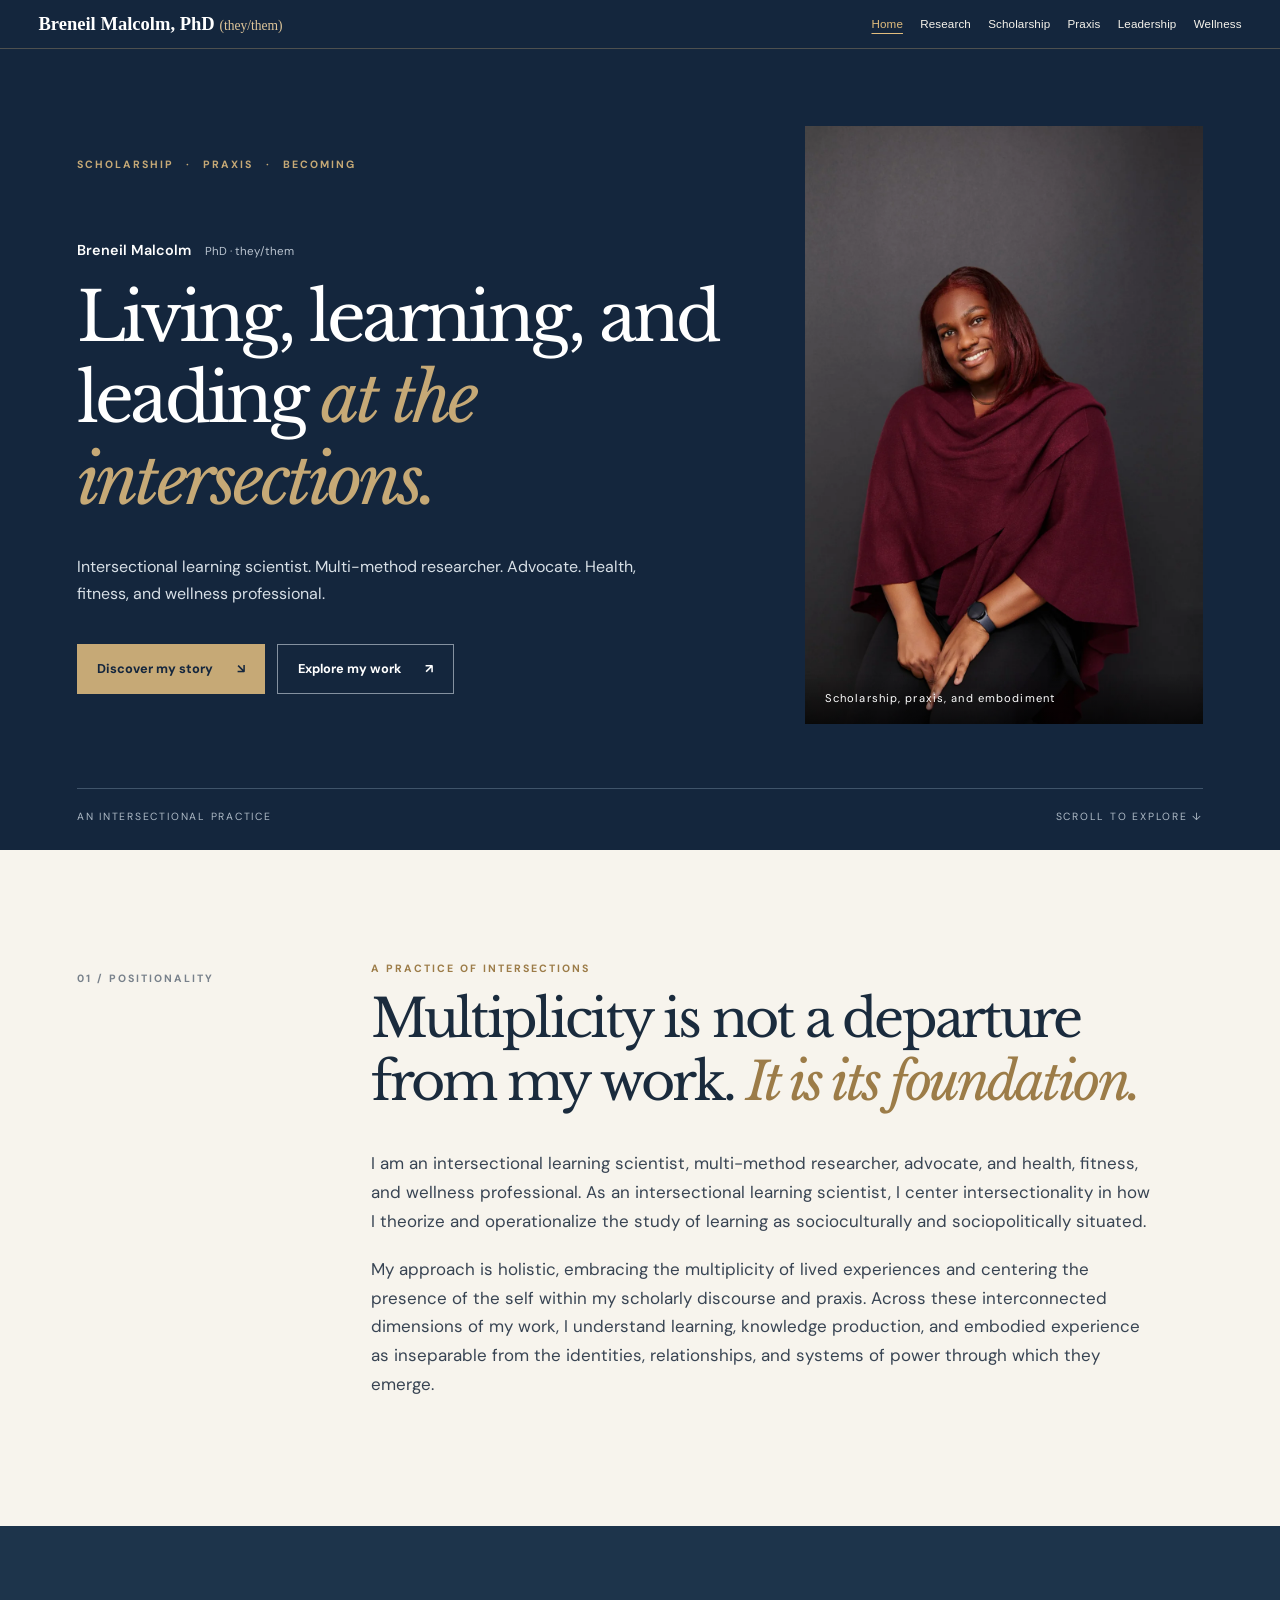
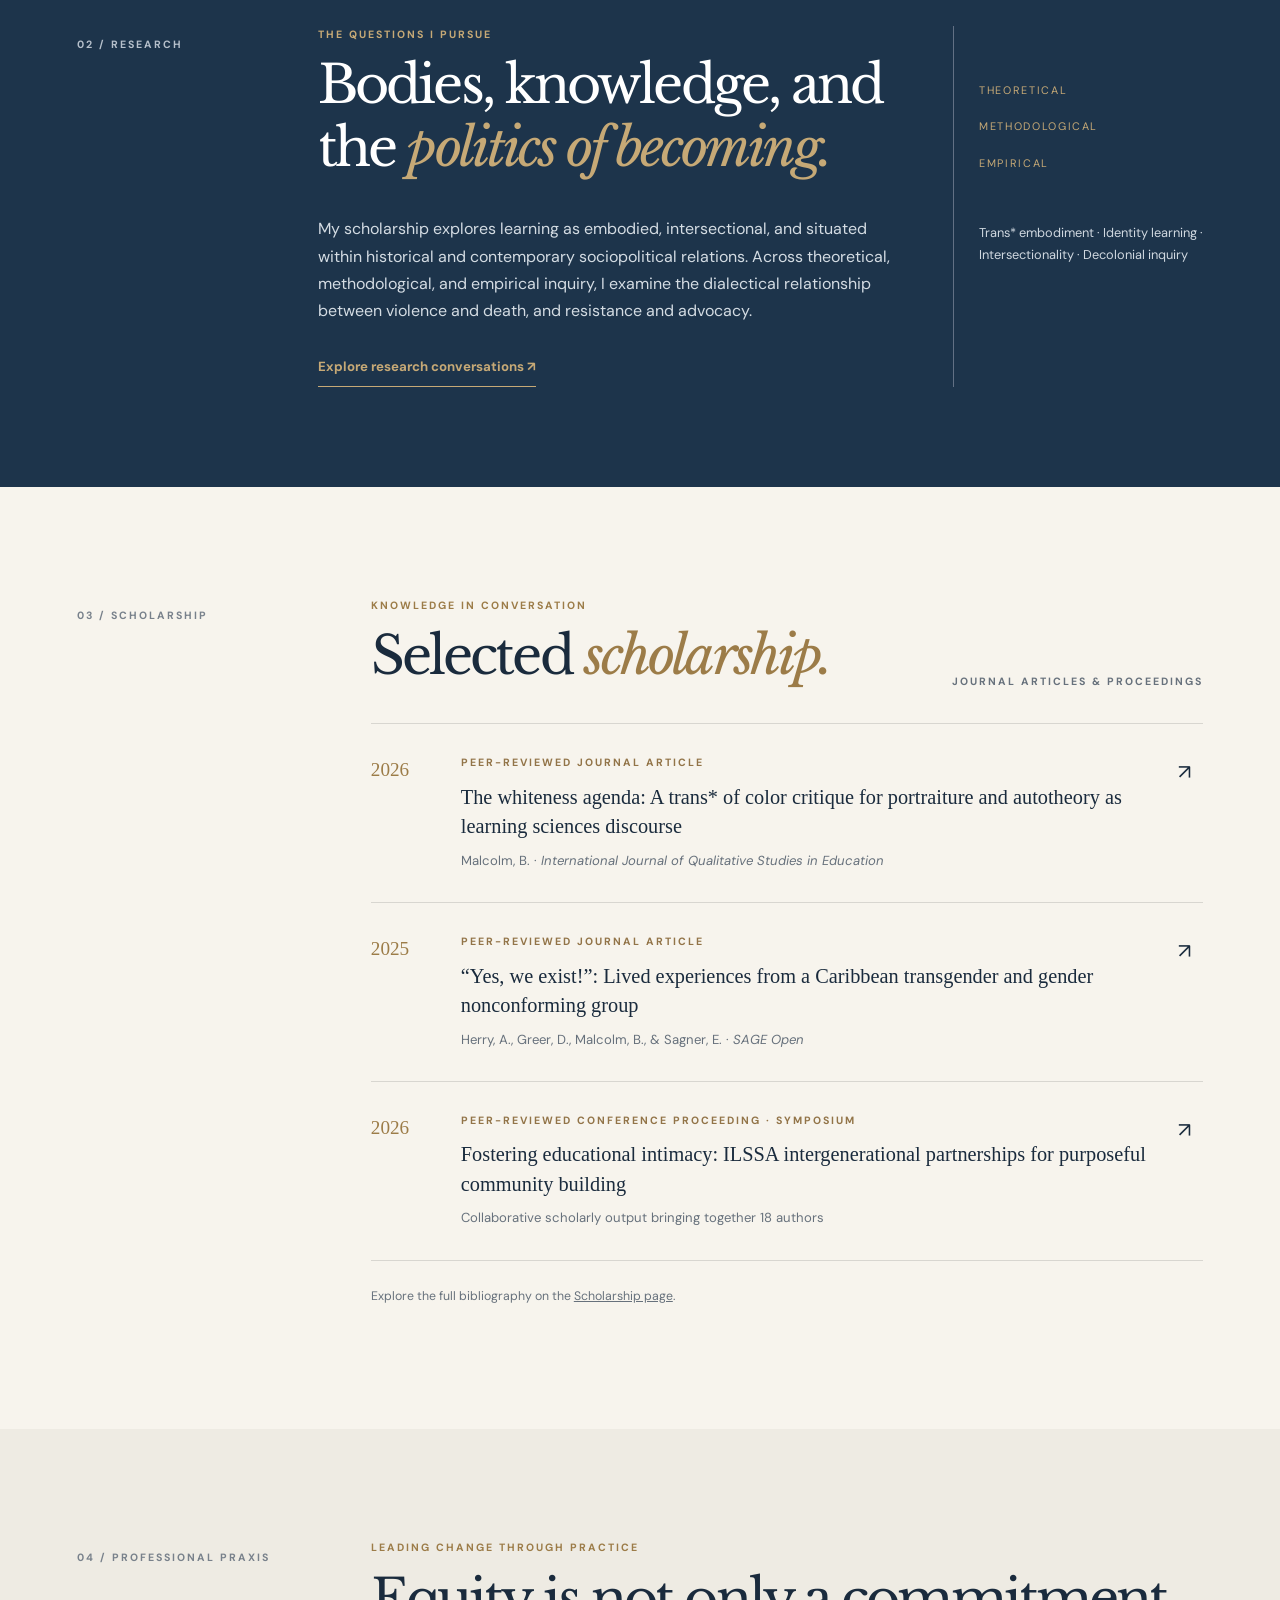
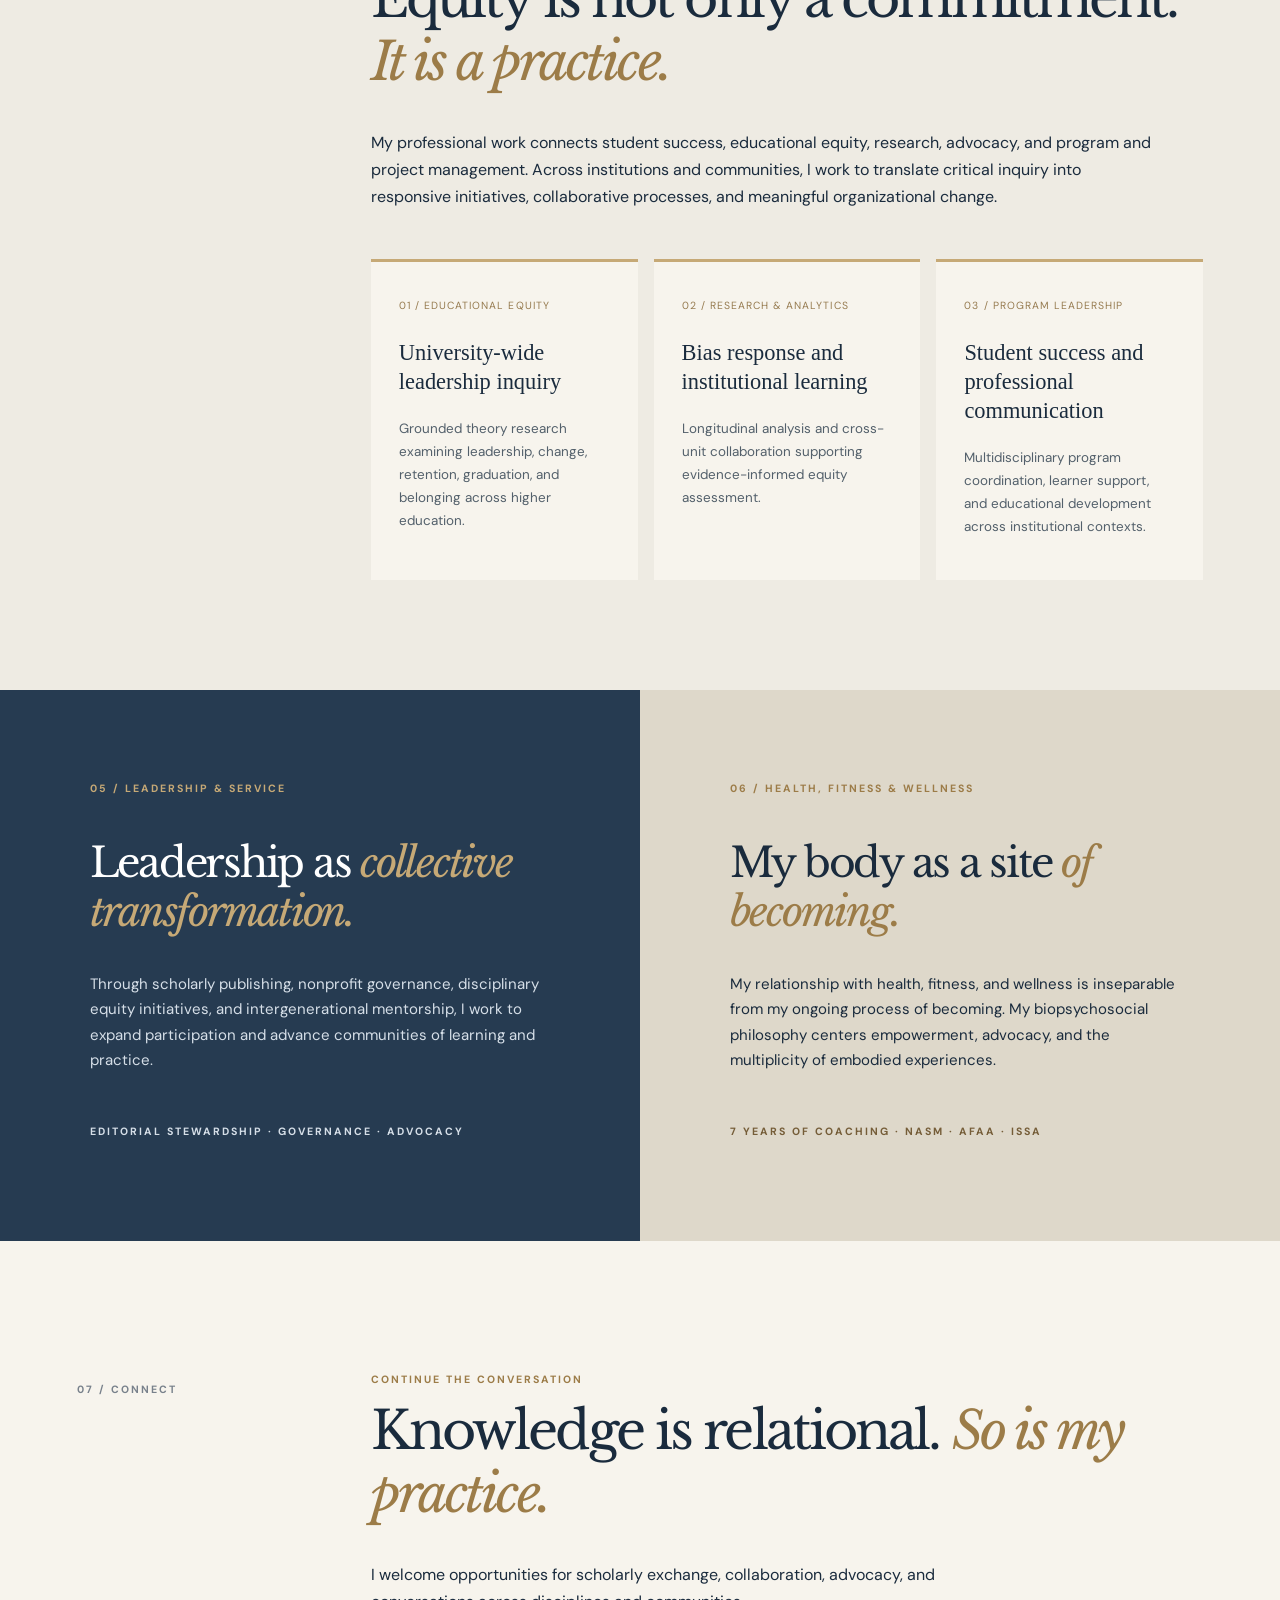
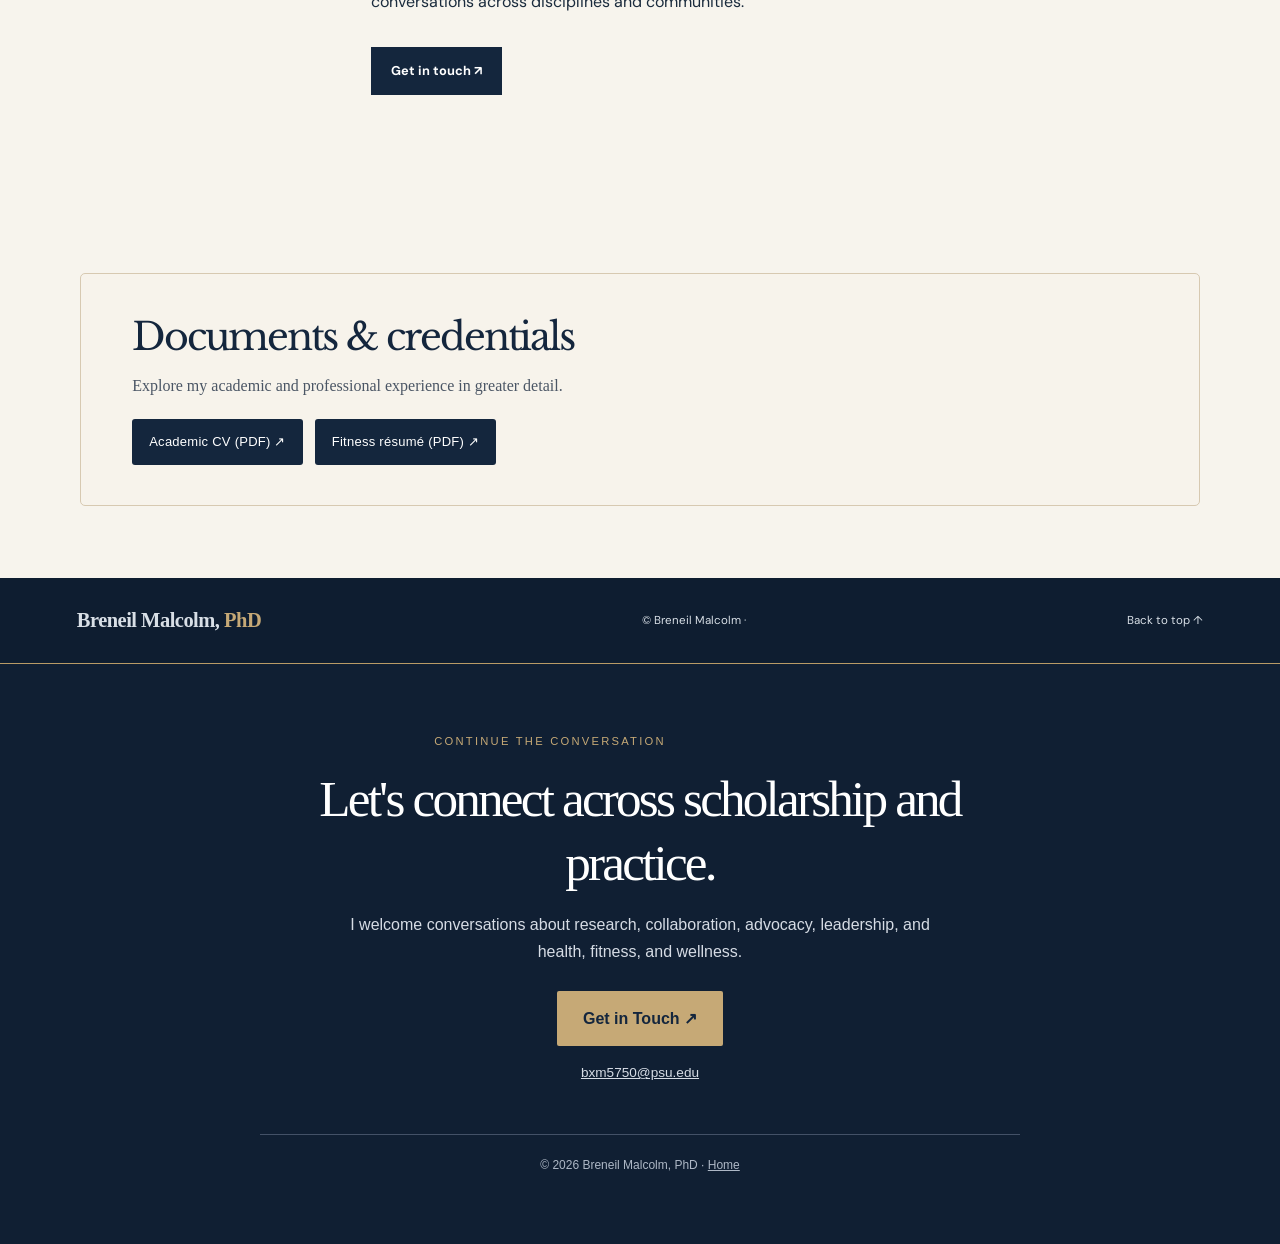
<file: index.html>
<!DOCTYPE html>
<html lang="en"><head><meta charset="utf-8"/><meta content="width=device-width,initial-scale=1" name="viewport"/><meta content="Breneil Malcolm, PhD — intersectional learning scientist, multi-method researcher, advocate, and health, fitness, and wellness professional." name="description"/><title>Breneil Malcolm, PhD | Living, learning, and leading at the intersections</title><style>@import url('https://fonts.googleapis.com/css2?family=DM+Sans:wght@400;500;600;700&family=Libre+Baskerville:ital,wght@0,400;0,700;1,400&display=swap');
:root{--navy:#14263d;--navy2:#1d344b;--ivory:#f7f4ed;--gold:#c6a976;--ink:#1a2b3d;--muted:#67717c;--line:#d8d6d0}*{box-sizing:border-box}html{scroll-behavior:smooth}body{margin:0;background:var(--ivory);color:var(--ink);font-family:'DM Sans',Arial,sans-serif;line-height:1.7}a{color:inherit}a:focus-visible,button:focus-visible{outline:3px solid var(--gold);outline-offset:4px}.skip{position:absolute;left:-9999px;z-index:50;background:white;padding:1rem}.skip:focus{left:1rem;top:1rem}.site-header{position:sticky;top:0;z-index:30;display:flex;align-items:center;justify-content:space-between;gap:1rem;padding:16px max(5vw,22px);background:rgba(20,38,61,.98);border-bottom:1px solid #405066;color:white}.brand{text-decoration:none;font-family:Georgia,serif;font-size:clamp(.98rem,1.6vw,1.35rem);line-height:1.2;font-weight:700;white-space:nowrap;letter-spacing:-.025em}.brand span{color:var(--gold)}nav{display:flex;align-items:center;gap:clamp(12px,2vw,30px)}nav a{text-decoration:none;font-size:.76rem;letter-spacing:.04em}nav a:hover,.text-link:hover{color:var(--gold)}.nav-contact{border:1px solid var(--gold);padding:9px 14px}.menu-toggle{display:none;background:transparent;color:white;border:1px solid #738092;padding:8px 12px;cursor:pointer}.hero{background:var(--navy);color:white;padding:6vw 6vw 1.5rem;min-height:680px}.hero-grid{max-width:1340px;margin:auto;display:grid;grid-template-columns:1.25fr .75fr;align-items:center;gap:5vw}.eyebrow,.section-meta,.micro,.small-label,.pub-type{font-size:.66rem;font-weight:700;letter-spacing:.19em;text-transform:uppercase}.eyebrow{color:var(--gold)}.eyebrow span{margin:0 .45rem}.hero-name{font-size:.9rem;font-weight:600;margin-top:4rem}.hero-name span{font-size:.72rem;color:#bac4d0;font-weight:400;margin-left:10px}h1,h2,h3,p{margin-top:0}h1,h2{font-family:'Libre Baskerville',Georgia,serif;font-weight:400;letter-spacing:-.055em;line-height:1.2}h1{font-size:clamp(3rem,5.3vw,6.5rem);max-width:900px;margin:0 0 2rem}h1 em,h2 em{font-weight:400;color:var(--gold)}.hero-description{max-width:570px;font-size:1rem;color:#d7dfe6}.actions{display:flex;gap:12px;flex-wrap:wrap;margin-top:2.3rem}.button{display:inline-flex;align-items:center;gap:24px;padding:13px 20px;font-size:.8rem;font-weight:700;text-decoration:none;transition:transform .2s}.button:hover{transform:translateY(-3px)}.gold{background:var(--gold);color:var(--navy)}.outline{border:1px solid #8491a0;color:white}.portrait{margin:0;position:relative;align-self:stretch;min-height:510px;overflow:hidden;background:#304054}.portrait img{display:block;width:100%;height:100%;object-fit:cover;object-position:center 27%;position:absolute;inset:0}.portrait figcaption{position:absolute;bottom:0;left:0;right:0;padding:16px 20px;background:linear-gradient(transparent,rgba(0,0,0,.65));font-size:.7rem;letter-spacing:.1em}.hero-foot{max-width:1340px;margin:4rem auto 0;padding-top:1.2rem;border-top:1px solid #40546a;display:flex;justify-content:space-between;font-size:.65rem;letter-spacing:.17em;color:#aebac6}.section{display:grid;grid-template-columns:230px minmax(0,1fr);gap:5vw;padding:110px max(6vw,24px);max-width:1550px;margin:auto}.section-meta{color:#78818b;padding-top:10px}.section-body,.intro-body{max-width:1000px}.ink{color:#9c7c48}.intro h2,.section h2,.pair-card h2,.feature h2{font-size:clamp(2.2rem,4.1vw,4.5rem);max-width:950px;margin-bottom:2.2rem}.intro h2 em,.praxis h2 em,.scholarship h2 em,.connect h2 em,.wellness h2 em{color:#9c7c48}.intro p:not(.eyebrow){font-size:1.06rem;max-width:780px;color:#384453}.intro p+p{margin-top:1.2rem}.feature{background:var(--navy2);color:white;padding:100px 6vw}.feature-inner{max-width:1350px;margin:auto;display:grid;grid-template-columns:190px minmax(0,1fr) 250px;gap:4vw}.light{color:#b6c0cb}.feature-copy p:not(.eyebrow){max-width:740px;color:#d4dce3}.text-link{text-decoration:none;border-bottom:1px solid currentColor;padding-bottom:7px;display:inline-block;font-weight:700;font-size:.83rem;margin-top:1rem}.light-link{color:var(--gold)}.research-aside{border-left:1px solid #627084;padding-left:25px;display:flex;flex-direction:column;gap:18px;padding-top:55px}.research-aside span{font-size:.68rem;letter-spacing:.15em;color:var(--gold)}.research-aside p{font-size:.8rem;color:#d0d8e0;margin-top:2rem}.heading-row{display:flex;justify-content:space-between;gap:20px;align-items:end}.small-label{color:var(--muted);padding-bottom:2rem}.publication{display:grid;grid-template-columns:65px 1fr 25px;gap:25px;padding:30px 0;border-top:1px solid var(--line)}.publication:last-of-type{border-bottom:1px solid var(--line)}.pub-year{font-family:Georgia,serif;font-size:1.2rem;color:#9c7c48}.pub-type{color:#927448}.publication h3{font-family:Georgia,serif;font-weight:400;font-size:1.27rem;line-height:1.45;margin-bottom:.5rem}.publication p:not(.pub-type){font-size:.82rem;color:var(--muted);margin:0}.publication a{text-decoration:none;font-size:1.3rem}.prototype-note{font-size:.77rem;color:var(--muted);margin-top:1.6rem}.praxis{background:#eeebe3;max-width:none}.praxis .section-body{max-width:1100px}.wide-copy{max-width:780px}.project-grid{display:grid;grid-template-columns:repeat(3,1fr);gap:16px;margin-top:3rem}.project-grid article{background:var(--ivory);padding:28px;min-height:280px;border-top:3px solid var(--gold)}.project-grid span{font-size:.65rem;letter-spacing:.1em;color:#967b50}.project-grid h3{font-family:Georgia,serif;font-weight:400;font-size:1.4rem;line-height:1.3;margin-top:1.3rem}.project-grid p{font-size:.84rem;color:#53606b}.paired{display:grid;grid-template-columns:1fr 1fr}.pair-card{padding:90px 7vw;min-height:510px}.leadership{background:#263b51;color:white}.wellness{background:#ded8ca}.pair-card h2{font-size:clamp(2.1rem,3.2vw,3.7rem);margin-top:2.5rem}.pair-card p:not(.eyebrow):not(.micro){max-width:550px;font-size:.94rem}.leadership p:not(.eyebrow){color:#d6dfe8}.pair-card .micro{margin-top:3rem;color:var(--gold);line-height:1.8}.pair-card .micro.dark{color:#755d38}.connect{padding-top:130px;padding-bottom:130px}.connect p:not(.eyebrow){max-width:640px}.navy{background:var(--navy);color:white;margin-top:1rem}footer{background:#0e1d30;color:#d8dfe6;padding:30px 6vw;display:flex;align-items:center;justify-content:space-between;gap:20px;font-size:.72rem}footer a{text-decoration:none}@media(max-width:1050px){.feature-inner{grid-template-columns:130px 1fr}.research-aside{grid-column:2;display:block;padding-top:0}.research-aside span{margin-right:14px}.section{grid-template-columns:150px 1fr}.hero-grid{gap:2rem}}@media(max-width:760px){.menu-toggle{display:block}nav{display:none;position:absolute;top:100%;left:0;right:0;background:var(--navy);padding:18px 6vw 26px;flex-direction:column;align-items:stretch;border-bottom:1px solid #5a697a}nav.open{display:flex}nav a{font-size:.95rem;padding:9px 0}.nav-contact{text-align:center}.hero{padding:50px 6vw 20px;min-height:auto}.hero-grid{grid-template-columns:1fr}.hero-name{margin-top:2rem}.hero-name span{display:block;margin-left:0}.portrait{min-height:430px;max-height:570px}.hero-foot{margin-top:2rem}.section{display:block;padding:75px 6vw}.section-meta{margin-bottom:30px}.feature{padding:70px 6vw}.feature-inner{display:block}.research-aside{margin-top:3rem}.heading-row{display:block}.small-label{display:none}.project-grid,.paired{grid-template-columns:1fr}.project-grid article{min-height:0}.pair-card{min-height:0;padding:75px 6vw}.publication{grid-template-columns:50px 1fr 20px;gap:12px}.publication h3{font-size:1.1rem}footer{flex-wrap:wrap}.hero-foot span:last-child{display:none}}@media(prefers-reduced-motion:reduce){html{scroll-behavior:auto}.button{transition:none}}

/* Header pronouns: consistent on every page */
header .brand .header-pronouns, .site-header .brand .header-pronouns {font-family: 'DM Sans', Arial, sans-serif; font-size: .63em; font-style: normal; font-weight: 500; letter-spacing: .005em; color: #e6d3b1; white-space: nowrap; margin-left: .3em;}
@media(max-width:600px){header .brand .header-pronouns, .site-header .brand .header-pronouns {font-size: .58em; margin-left: .2em;}}
</style><link href="assets/site-global.css" rel="stylesheet"/><meta content="Breneil Malcolm, PhD — learning scientist, researcher, higher education leader, and health, fitness and wellness professional." name="description"/><link rel="stylesheet" href="assets/v3-refinements.css"/><style id="compact-site-header">
/* Compact two-tier header: site identity above navigation on desktop. */
.site-header {
  display: flex !important;
  flex-direction: column !important;
  align-items: center !important;
  justify-content: center !important;
  gap: 5px !important;
  padding: 9px 4vw 8px !important;
  min-height: 0 !important;
}
.site-header .brand {
  display: block;
  max-width: 100%;
  font-size: clamp(1rem, 1.45vw, 1.22rem) !important;
  line-height: 1.35 !important;
  text-align: center;
  white-space: normal !important;
}
.site-header .brand .header-pronouns {
  display: inline;
  font-size: .72em !important;
  white-space: nowrap;
  margin-left: .2em;
}
.site-header nav.v3-global-nav {
  display: flex;
  position: static;
  flex-direction: row;
  align-items: center;
  justify-content: center;
  flex-wrap: wrap;
  width: 100%;
  gap: clamp(12px, 2.2vw, 30px);
  padding: 0;
  border: 0;
  background: transparent;
}
.site-header nav.v3-global-nav a {
  padding: 3px 0;
  font-size: .73rem;
  line-height: 1.4;
}
@media (max-width: 760px) {
  .site-header {
    display: grid !important;
    grid-template-columns: minmax(0, 1fr) auto;
    align-items: center !important;
    justify-content: stretch !important;
    column-gap: 10px !important;
    row-gap: 0 !important;
    padding: 9px 4vw !important;
  }
  .site-header .brand {
    min-width: 0;
    font-size: clamp(.87rem, 3.5vw, 1.04rem) !important;
    line-height: 1.25 !important;
    text-align: left;
    overflow-wrap: normal;
  }
  .site-header .brand .header-pronouns {
    font-size: .72em !important;
  }
  .site-header .menu-toggle {
    display: inline-flex !important;
    align-items: center;
    justify-content: center;
    gap: 5px;
    position: static;
    flex-shrink: 0;
    padding: 7px 9px;
    font-size: .76rem;
    line-height: 1.2;
    white-space: nowrap;
  }
  .site-header nav.v3-global-nav {
    display: none !important;
    position: static !important;
    grid-column: 1 / -1;
    width: 100%;
    flex-direction: column;
    align-items: stretch;
    gap: 0;
    padding: 9px 0 4px;
    margin-top: 8px;
    border-top: 1px solid #405066;
    border-bottom: 0;
    background: transparent;
  }
  .site-header nav.v3-global-nav.open { display: flex !important; }
  .site-header nav.v3-global-nav a {
    padding: 8px 4px;
    font-size: .87rem;
  }
}
@media (max-width: 380px) {
  .site-header { padding-left: 12px !important; padding-right: 12px !important; }
  .site-header .brand { font-size: .84rem !important; }
  .site-header .brand .header-pronouns { font-size: .7em !important; }
  .site-header .menu-toggle { padding: 6px 7px; font-size: .72rem; }
}
</style>
<style id="unified-portfolio-header-styles">
/* Identical site header across all six pages. */
header.unified-site-header {box-sizing:border-box!important;position:relative!important;top:auto!important;left:auto!important;right:auto!important;z-index:100!important;width:100%!important;max-width:none!important;min-height:0!important;height:auto!important;margin:0!important;padding:13px clamp(16px,3vw,42px)!important;background:#14263d!important;border-bottom:1px solid rgba(198,169,118,.32)!important;display:flex!important;align-items:center!important;justify-content:space-between!important;gap:20px!important;flex-wrap:nowrap!important;box-shadow:none!important;transform:none!important;}
header.unified-site-header,header.unified-site-header * {box-sizing:border-box!important;}
header.unified-site-header .unified-brand {font-family:Georgia,'Times New Roman',serif!important;font-size:clamp(16px,1.45vw,21px)!important;font-weight:600!important;line-height:1.2!important;letter-spacing:0!important;color:#fff!important;text-decoration:none!important;white-space:nowrap!important;display:inline-block!important;flex-shrink:0!important;margin:0!important;padding:0!important;text-transform:none!important;}
header.unified-site-header .unified-pronouns {font-family:inherit!important;font-size:.73em!important;font-weight:400!important;color:#dfc69a!important;white-space:nowrap!important;}
header.unified-site-header .unified-nav {position:static!important;display:flex!important;flex-direction:row!important;flex-wrap:nowrap!important;align-items:center!important;justify-content:flex-end!important;gap:clamp(9px,1.35vw,22px)!important;max-width:none!important;width:auto!important;height:auto!important;min-height:0!important;overflow:visible!important;background:transparent!important;box-shadow:none!important;border:0!important;padding:0!important;margin:0!important;transform:none!important;visibility:visible!important;opacity:1!important;}
header.unified-site-header .unified-nav a {display:inline-block!important;position:static!important;padding:3px 0!important;margin:0!important;font-family:Arial,Helvetica,sans-serif!important;font-size:clamp(10px,.91vw,13px)!important;line-height:1.35!important;letter-spacing:.01em!important;text-transform:none!important;color:#f7f4ec!important;text-decoration:none!important;white-space:nowrap!important;background:transparent!important;border:0!important;}
header.unified-site-header .unified-nav a:hover,header.unified-site-header .unified-nav a[aria-current="page"] {color:#e2bd7d!important;text-decoration:underline!important;text-underline-offset:5px!important;}
header.unified-site-header .unified-menu-toggle {display:none!important;}
@media(max-width:900px){
 header.unified-site-header {padding:11px 16px!important;gap:8px!important;flex-wrap:wrap!important;align-items:center!important;}
 header.unified-site-header .unified-brand {font-size:clamp(15px,3.5vw,19px)!important;white-space:normal!important;flex:1 1 0!important;min-width:0!important;}
 header.unified-site-header .unified-pronouns {font-size:.78em!important;}
 header.unified-site-header .unified-menu-toggle {display:inline-flex!important;align-items:center!important;justify-content:center!important;gap:7px!important;flex:0 0 auto!important;padding:8px 11px!important;margin:0!important;min-width:75px!important;min-height:38px!important;background:transparent!important;border:1px solid #b9a37f!important;border-radius:5px!important;color:#fff!important;font:600 12px Arial,Helvetica,sans-serif!important;line-height:1!important;letter-spacing:0!important;cursor:pointer!important;visibility:visible!important;opacity:1!important;}
 header.unified-site-header .unified-nav {display:none!important;flex:0 0 100%!important;width:100%!important;flex-direction:column!important;align-items:stretch!important;gap:0!important;padding:8px 0 0!important;border-top:1px solid rgba(198,169,118,.25)!important;margin-top:4px!important;}
 header.unified-site-header .unified-nav.is-open {display:flex!important;}
 header.unified-site-header .unified-nav a {font-size:14px!important;padding:10px 5px!important;white-space:normal!important;}
}
@media(max-width:360px){header.unified-site-header .unified-brand {font-size:14px!important;}header.unified-site-header .unified-menu-toggle{padding:7px!important;min-width:65px!important;}}
</style>
</head><body class="v3-home">
<a class="skip" href="#main">Skip to content</a><header class="unified-site-header"><a class="unified-brand" href="index.html" aria-label="Breneil Malcolm, PhD (they/them), homepage">Breneil Malcolm, PhD <span class="unified-pronouns">(they/them)</span></a><button class="unified-menu-toggle" type="button" aria-controls="unified-site-nav" aria-expanded="false">Menu <span aria-hidden="true">☰</span></button><nav id="unified-site-nav" class="unified-nav" aria-label="Site navigation"><a href="index.html" aria-current="page">Home</a><a href="research.html">Research</a><a href="scholarship.html">Scholarship</a><a href="professional-praxis.html">Praxis</a><a href="leadership-service.html">Leadership</a><a href="health-fitness-wellness.html">Wellness</a></nav></header>
<main id="main"><section class="hero" id="top"><div class="hero-grid"><div class="hero-content"><p class="eyebrow">SCHOLARSHIP <span>·</span> PRAXIS <span>·</span> BECOMING</p><p class="hero-name">Breneil Malcolm <span>PhD · they/them</span></p><h1>Living, learning, and leading <em>at the intersections.</em></h1><p class="hero-description">Intersectional learning scientist. Multi-method researcher. Advocate. Health, fitness, and wellness professional.</p><div class="actions"><a class="button gold" href="#introduction">Discover my story <span>↘</span></a><a class="button outline" href="#research">Explore my work <span>↗</span></a></div></div><figure class="portrait"><img alt="Professional portrait of Breneil Malcolm" decoding="async" height="1440" loading="eager" src="assets/index-1.webp" width="960"/><figcaption>Scholarship, praxis, and embodiment</figcaption></figure></div><div class="hero-foot"><span>AN INTERSECTIONAL PRACTICE</span><span>SCROLL TO EXPLORE ↓</span></div></section>
<section class="section intro" id="introduction"><div class="section-meta">01 / POSITIONALITY</div><div class="intro-body"><p class="eyebrow ink">A PRACTICE OF INTERSECTIONS</p><h2>Multiplicity is not a departure from my work. <em>It is its foundation.</em></h2><p>I am an intersectional learning scientist, multi-method researcher, advocate, and health, fitness, and wellness professional. As an intersectional learning scientist, I center intersectionality in how I theorize and operationalize the study of learning as socioculturally and sociopolitically situated.</p><p>My approach is holistic, embracing the multiplicity of lived experiences and centering the presence of the self within my scholarly discourse and praxis. Across these interconnected dimensions of my work, I understand learning, knowledge production, and embodied experience as inseparable from the identities, relationships, and systems of power through which they emerge.</p></div></section>
<section class="feature research" id="research"><div class="feature-inner"><div class="section-meta light">02 / RESEARCH</div><div class="feature-copy"><p class="eyebrow">THE QUESTIONS I PURSUE</p><h2>Bodies, knowledge, and the <em>politics of becoming.</em></h2><p>My scholarship explores learning as embodied, intersectional, and situated within historical and contemporary sociopolitical relations. Across theoretical, methodological, and empirical inquiry, I examine the dialectical relationship between violence and death, and resistance and advocacy.</p><a class="text-link light-link" href="#connect">Explore research conversations <span>↗</span></a></div><div class="research-aside"><span>THEORETICAL</span><span>METHODOLOGICAL</span><span>EMPIRICAL</span><p>Trans* embodiment · Identity learning · Intersectionality · Decolonial inquiry</p></div></div></section>
<section class="section scholarship" id="scholarship"><div class="section-meta">03 / SCHOLARSHIP</div><div class="section-body"><div class="heading-row"><div><p class="eyebrow ink">KNOWLEDGE IN CONVERSATION</p><h2>Selected <em>scholarship.</em></h2></div><span class="small-label">JOURNAL ARTICLES &amp; PROCEEDINGS</span></div><div class="publication"><span class="pub-year">2026</span><div><p class="pub-type">PEER-REVIEWED JOURNAL ARTICLE</p><h3>The whiteness agenda: A trans* of color critique for portraiture and autotheory as learning sciences discourse</h3><p>Malcolm, B. · <i>International Journal of Qualitative Studies in Education</i></p></div><a aria-label="Open article DOI" href="https://doi.org/10.1080/09518398.2026.2698446" rel="noopener noreferrer" target="_blank">↗</a></div><div class="publication"><span class="pub-year">2025</span><div><p class="pub-type">PEER-REVIEWED JOURNAL ARTICLE</p><h3>“Yes, we exist!”: Lived experiences from a Caribbean transgender and gender nonconforming group</h3><p>Herry, A., Greer, D., Malcolm, B., &amp; Sagner, E. · <i>SAGE Open</i></p></div><a aria-label="Open article DOI" href="https://doi.org/10.1177/21582440251326635" rel="noopener noreferrer" target="_blank">↗</a></div><div class="publication"><span class="pub-year">2026</span><div><p class="pub-type">PEER-REVIEWED CONFERENCE PROCEEDING · SYMPOSIUM</p><h3>Fostering educational intimacy: ILSSA intergenerational partnerships for purposeful community building</h3><p>Collaborative scholarly output bringing together 18 authors</p></div><a aria-label="Open proceeding DOI" href="https://doi.org/10.22318/icls2026.616409" rel="noopener noreferrer" target="_blank">↗</a></div><p class="prototype-note">Explore the full bibliography on the <a href="scholarship.html">Scholarship page</a>.</p></div></section>
<section class="section praxis" id="praxis"><div class="section-meta">04 / PROFESSIONAL PRAXIS</div><div class="section-body"><p class="eyebrow ink">LEADING CHANGE THROUGH PRACTICE</p><h2>Equity is not only a commitment. <em>It is a practice.</em></h2><p class="wide-copy">My professional work connects student success, educational equity, research, advocacy, and program and project management. Across institutions and communities, I work to translate critical inquiry into responsive initiatives, collaborative processes, and meaningful organizational change.</p><div class="project-grid"><article><span>01 / EDUCATIONAL EQUITY</span><h3>University-wide leadership inquiry</h3><p>Grounded theory research examining leadership, change, retention, graduation, and belonging across higher education.</p></article><article><span>02 / RESEARCH &amp; ANALYTICS</span><h3>Bias response and institutional learning</h3><p>Longitudinal analysis and cross-unit collaboration supporting evidence-informed equity assessment.</p></article><article><span>03 / PROGRAM LEADERSHIP</span><h3>Student success and professional communication</h3><p>Multidisciplinary program coordination, learner support, and educational development across institutional contexts.</p></article></div></div></section>
<section class="paired"><article class="pair-card leadership" id="leadership"><p class="eyebrow">05 / LEADERSHIP &amp; SERVICE</p><h2>Leadership as <em>collective transformation.</em></h2><p>Through scholarly publishing, nonprofit governance, disciplinary equity initiatives, and intergenerational mentorship, I work to expand participation and advance communities of learning and practice.</p><p class="micro">EDITORIAL STEWARDSHIP · GOVERNANCE · ADVOCACY</p></article><article class="pair-card wellness" id="wellness"><p class="eyebrow ink">06 / HEALTH, FITNESS &amp; WELLNESS</p><h2>My body as a site <em>of becoming.</em></h2><p>My relationship with health, fitness, and wellness is inseparable from my ongoing process of becoming. My biopsychosocial philosophy centers empowerment, advocacy, and the multiplicity of embodied experiences.</p><p class="micro dark">7 YEARS OF COACHING · NASM · AFAA · ISSA</p></article></section>
<section class="section connect" id="connect"><div class="section-meta">07 / CONNECT</div><div class="section-body"><p class="eyebrow ink">CONTINUE THE CONVERSATION</p><h2>Knowledge is relational. <em>So is my practice.</em></h2><p>I welcome opportunities for scholarly exchange, collaboration, advocacy, and conversations across disciplines and communities.</p><a class="button navy" href="mailto:bxm5750@psu.edu">Get in touch ↗</a></div></section><section aria-label="Downloadable documents" class="v3-documents"><h2>Documents &amp; credentials</h2><p>Explore my academic and professional experience in greater detail.</p><div class="v3-document-links"><a target="_blank" rel="noopener noreferrer" href="documents/BMalcolm_CV_11-2026.pdf">Academic CV (PDF) ↗</a><a target="_blank" rel="noopener noreferrer" href="documents/BMalcolm_FitnessResume_11-2026.pdf">Fitness résumé (PDF) ↗</a></div></section></main>
<footer><a class="brand" href="#top">Breneil Malcolm, <span>PhD</span></a><span>© <span id="year"></span> Breneil Malcolm · </span><a href="#top">Back to top ↑</a></footer><section class="v3-contact-footer" aria-label="Get in touch"><div class="v3-contact-inner"><p class="v3-contact-kicker">Continue the conversation</p><h2>Let's connect across scholarship and practice.</h2><p>I welcome conversations about research, collaboration, advocacy, leadership, and health, fitness, and wellness.</p><a class="v3-contact-button" href="mailto:bxm5750@psu.edu?subject=Inquiry%20via%20breneil.com">Get in Touch ↗</a><a class="v3-contact-email" href="mailto:bxm5750@psu.edu">bxm5750@psu.edu</a><div class="v3-contact-bottom">© 2026 Breneil Malcolm, PhD · <a href="index.html" style="color:inherit">Home</a></div></div></section><script>const toggle=document.querySelector('.menu-toggle');const nav=document.querySelector('#site-nav');toggle.addEventListener('click',()=>{const open=toggle.getAttribute('aria-expanded')!=='true';toggle.setAttribute('aria-expanded',String(open));nav.classList.toggle('open',open)});nav.querySelectorAll('a').forEach(a=>a.addEventListener('click',()=>{nav.classList.remove('open');toggle.setAttribute('aria-expanded','false')}));document.querySelector('#year').textContent=new Date().getFullYear();
</script><script id="unified-portfolio-header-script">
(function(){var header=document.querySelector('header.unified-site-header');if(!header)return;var button=header.querySelector('.unified-menu-toggle');var nav=header.querySelector('.unified-nav');button.addEventListener('click',function(){var open=nav.classList.toggle('is-open');button.setAttribute('aria-expanded',String(open));});nav.addEventListener('click',function(event){if(event.target.closest('a')){nav.classList.remove('is-open');button.setAttribute('aria-expanded','false');}});document.addEventListener('keydown',function(event){if(event.key==='Escape'){nav.classList.remove('is-open');button.setAttribute('aria-expanded','false');}});})();
</script></body></html>
</file>
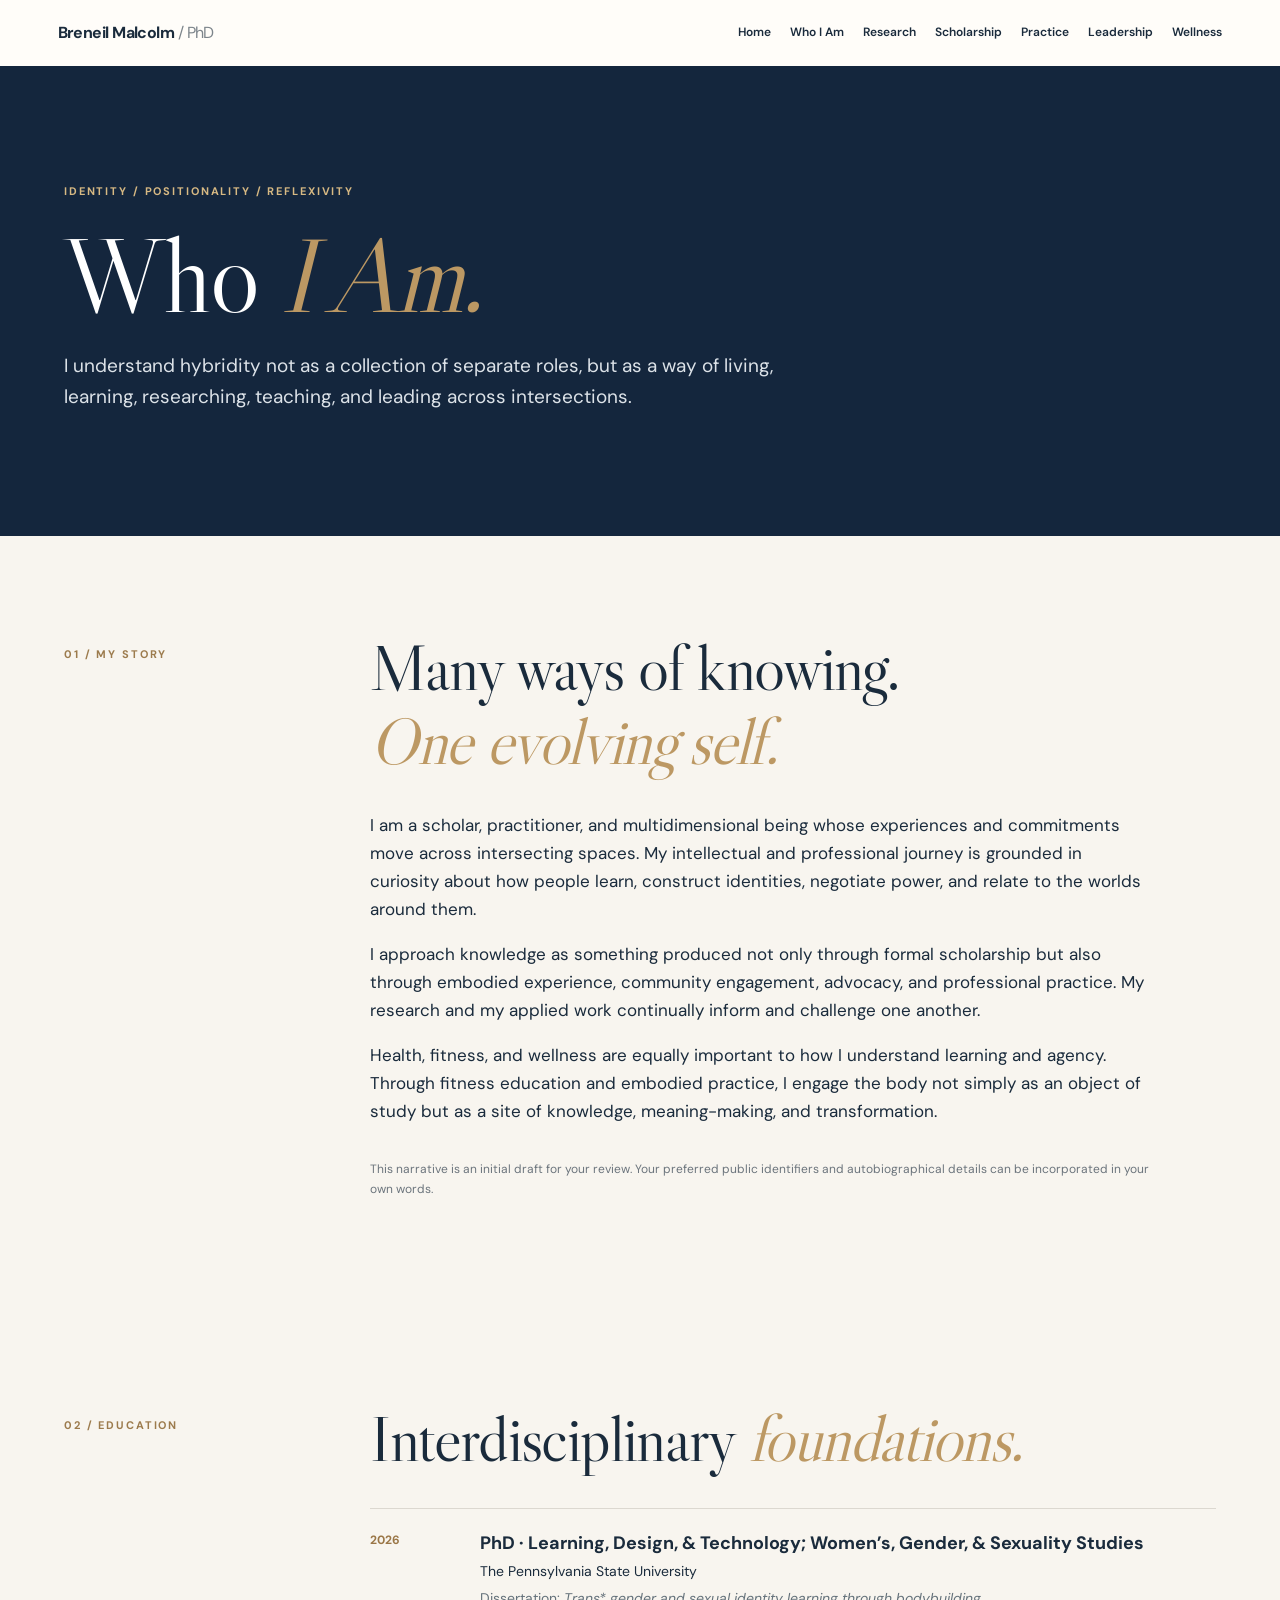
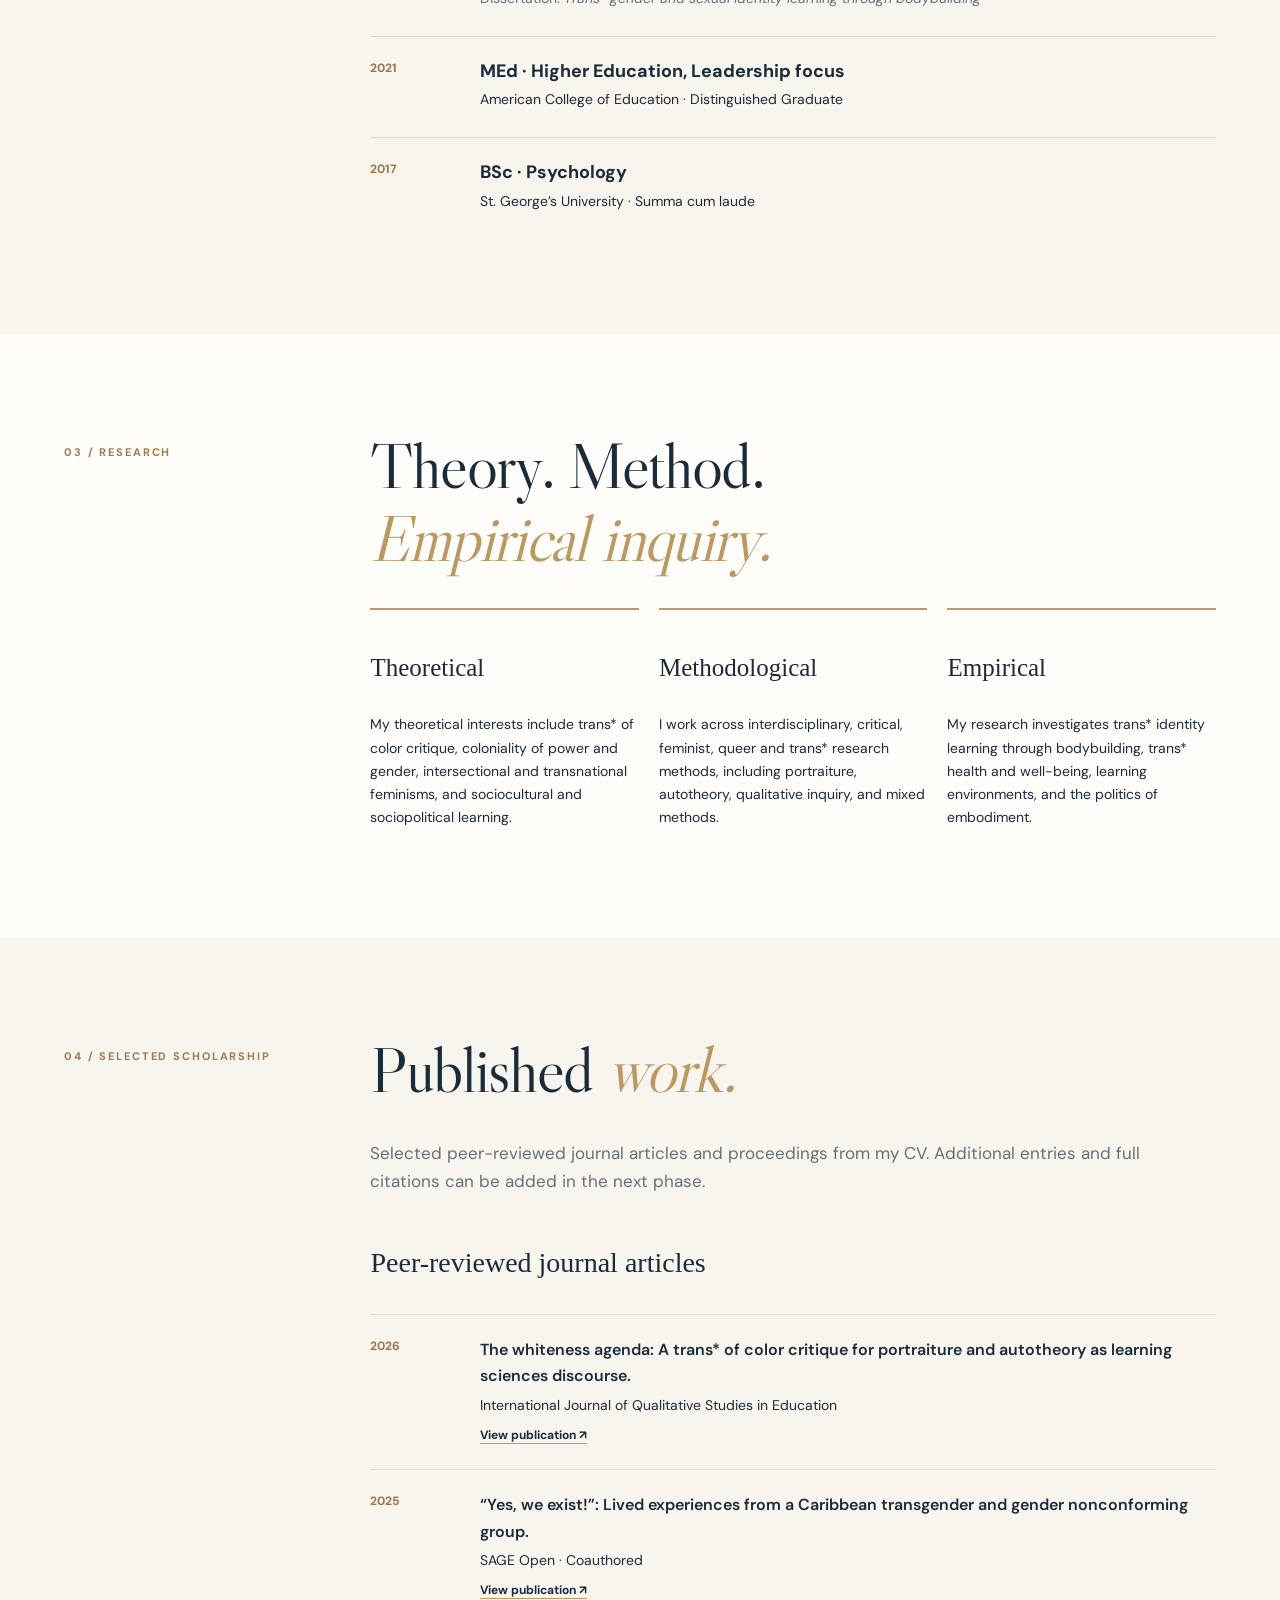
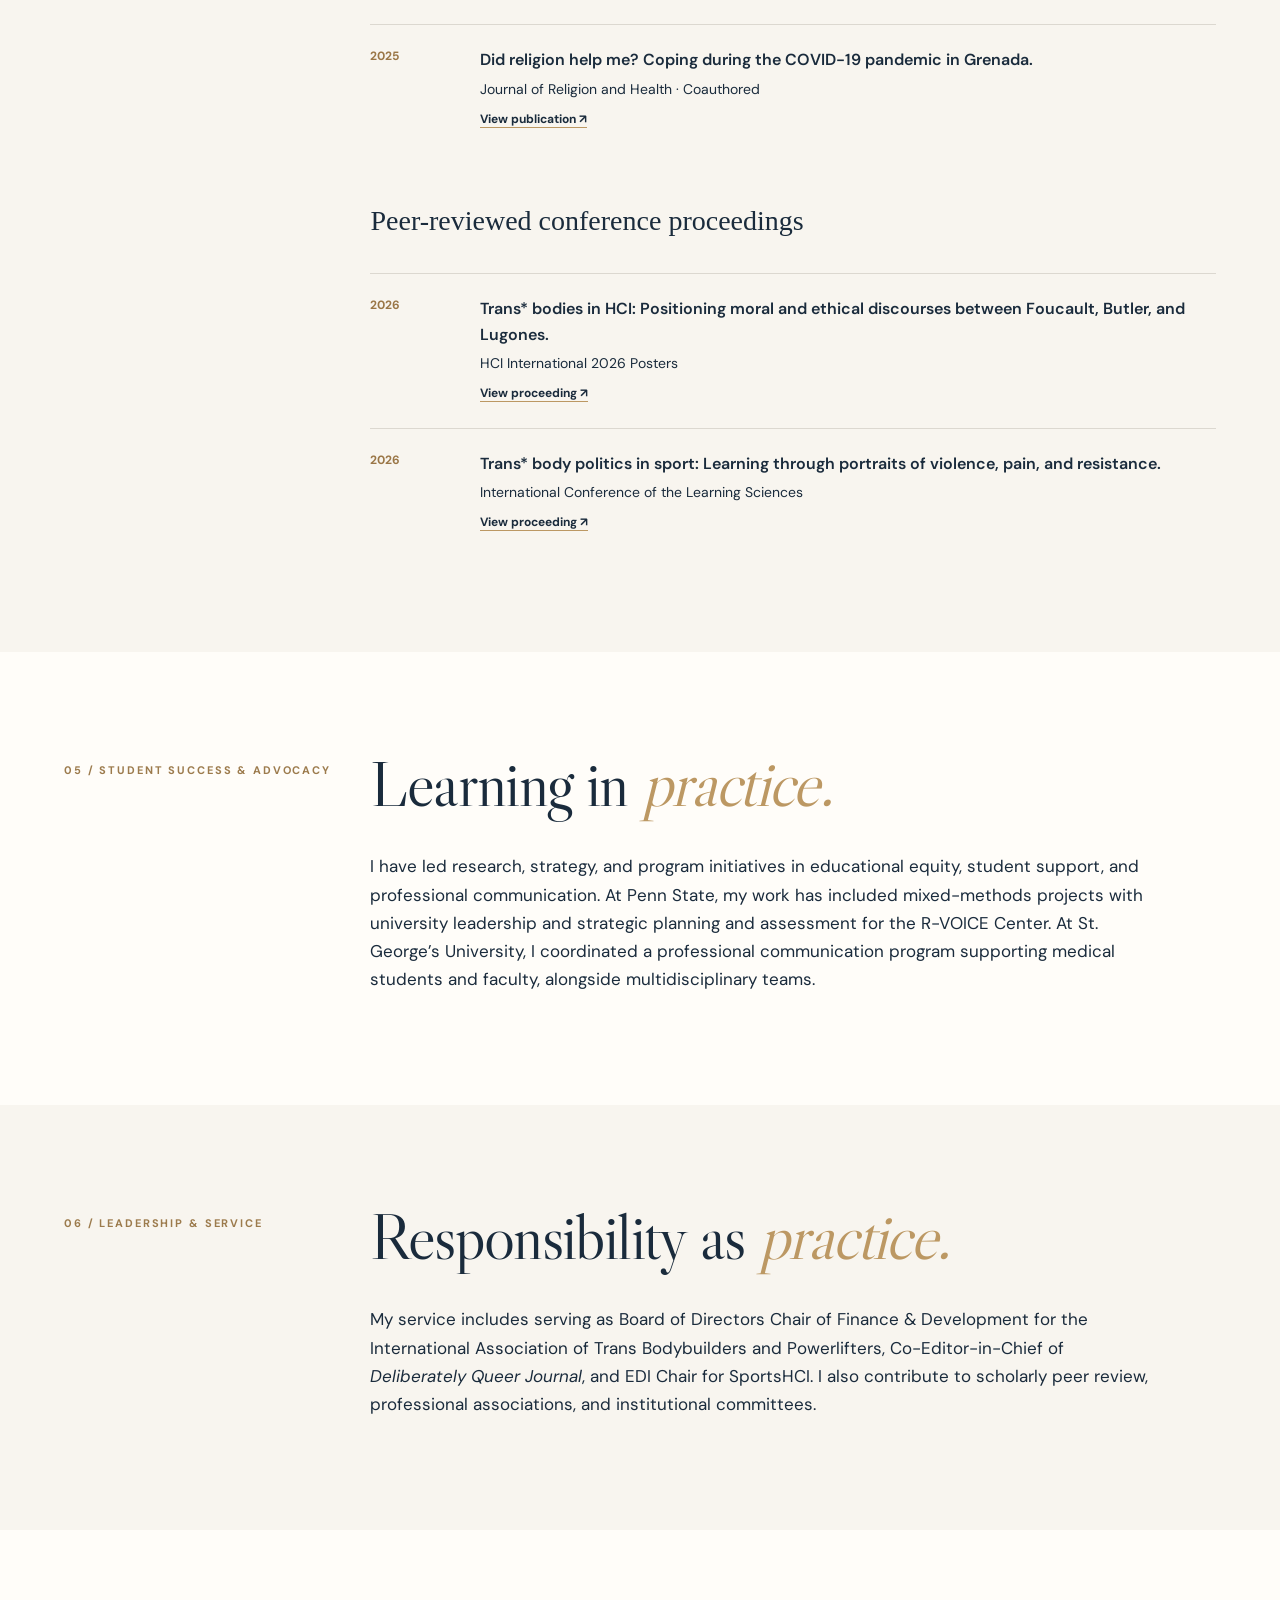
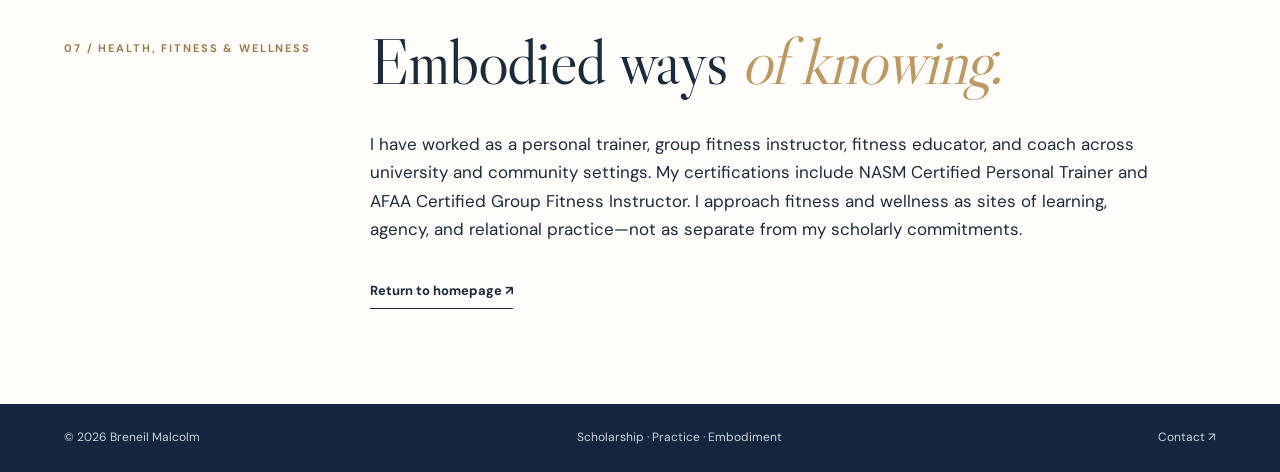
<file: about.html>
<!doctype html><html lang="en"><head><meta charset="utf-8"><meta name="viewport" content="width=device-width,initial-scale=1"><meta name="description" content="Who I Am — Breneil Malcolm, PhD"><title>Who I Am | Breneil Malcolm, PhD</title><link rel="stylesheet" href="style.css"></head><body><header class="header"><a class="wordmark" href="index.html">Breneil Malcolm<span> / PhD</span></a><button class="menu" aria-expanded="false" aria-controls="nav">Menu <span>☰</span></button><nav id="nav" aria-label="Main navigation"><a href="index.html">Home</a><a href="#story">Who I Am</a><a href="#research">Research</a><a href="#scholarship">Scholarship</a><a href="#practice">Practice</a><a href="#service">Leadership</a><a href="#wellness">Wellness</a></nav></header><main><section class="subhero"><p class="kicker">IDENTITY / POSITIONALITY / REFLEXIVITY</p><h1>Who <em>I Am.</em></h1><p>I understand hybridity not as a collection of separate roles, but as a way of living, learning, researching, teaching, and leading across intersections.</p></section>
<section id="story" class="section statement"><div class="section-label">01 / MY STORY</div><div><h2>Many ways of knowing.<br><em>One evolving self.</em></h2><p>I am a scholar, practitioner, and multidimensional being whose experiences and commitments move across intersecting spaces. My intellectual and professional journey is grounded in curiosity about how people learn, construct identities, negotiate power, and relate to the worlds around them.</p><p>I approach knowledge as something produced not only through formal scholarship but also through embodied experience, community engagement, advocacy, and professional practice. My research and my applied work continually inform and challenge one another.</p><p>Health, fitness, and wellness are equally important to how I understand learning and agency. Through fitness education and embodied practice, I engage the body not simply as an object of study but as a site of knowledge, meaning-making, and transformation.</p><p class="small-note">This narrative is an initial draft for your review. Your preferred public identifiers and autobiographical details can be incorporated in your own words.</p></div></section>
<section class="section light-section"><div class="section-label">02 / EDUCATION</div><div><h2>Interdisciplinary <em>foundations.</em></h2><div class="entries"><article><span>2026</span><div><h3>PhD · Learning, Design, & Technology; Women’s, Gender, & Sexuality Studies</h3><p>The Pennsylvania State University</p><p class="muted">Dissertation: <em>Trans* gender and sexual identity learning through bodybuilding</em></p></div></article><article><span>2021</span><div><h3>MEd · Higher Education, Leadership focus</h3><p>American College of Education · Distinguished Graduate</p></div></article><article><span>2017</span><div><h3>BSc · Psychology</h3><p>St. George’s University · Summa cum laude</p></div></article></div></div></section>
<section id="research" class="section"><div class="section-label">03 / RESEARCH</div><div><h2>Theory. Method.<br><em>Empirical inquiry.</em></h2><div class="three"><article><h3>Theoretical</h3><p>My theoretical interests include trans* of color critique, coloniality of power and gender, intersectional and transnational feminisms, and sociocultural and sociopolitical learning.</p></article><article><h3>Methodological</h3><p>I work across interdisciplinary, critical, feminist, queer and trans* research methods, including portraiture, autotheory, qualitative inquiry, and mixed methods.</p></article><article><h3>Empirical</h3><p>My research investigates trans* identity learning through bodybuilding, trans* health and well-being, learning environments, and the politics of embodiment.</p></article></div></div></section>
<section id="scholarship" class="section light-section"><div class="section-label">04 / SELECTED SCHOLARSHIP</div><div><h2>Published <em>work.</em></h2><p class="muted">Selected peer-reviewed journal articles and proceedings from my CV. Additional entries and full citations can be added in the next phase.</p><h3 class="subhead">Peer-reviewed journal articles</h3><div class="pub"><span>2026</span><div><strong>The whiteness agenda: A trans* of color critique for portraiture and autotheory as learning sciences discourse.</strong><p>International Journal of Qualitative Studies in Education</p><a href="https://doi.org/10.1080/09518398.2026.2698446" target="_blank" rel="noopener noreferrer">View publication ↗</a></div></div><div class="pub"><span>2025</span><div><strong>“Yes, we exist!”: Lived experiences from a Caribbean transgender and gender nonconforming group.</strong><p>SAGE Open · Coauthored</p><a href="https://doi.org/10.1177/21582440251326635" target="_blank" rel="noopener noreferrer">View publication ↗</a></div></div><div class="pub"><span>2025</span><div><strong>Did religion help me? Coping during the COVID-19 pandemic in Grenada.</strong><p>Journal of Religion and Health · Coauthored</p><a href="https://doi.org/10.1007/s10943-025-02272-z" target="_blank" rel="noopener noreferrer">View publication ↗</a></div></div><h3 class="subhead">Peer-reviewed conference proceedings</h3><div class="pub"><span>2026</span><div><strong>Trans* bodies in HCI: Positioning moral and ethical discourses between Foucault, Butler, and Lugones.</strong><p>HCI International 2026 Posters</p><a href="https://doi.org/10.1007/978-3-032-30552-7_8" target="_blank" rel="noopener noreferrer">View proceeding ↗</a></div></div><div class="pub"><span>2026</span><div><strong>Trans* body politics in sport: Learning through portraits of violence, pain, and resistance.</strong><p>International Conference of the Learning Sciences</p><a href="https://doi.org/10.22318/icls2026.491128" target="_blank" rel="noopener noreferrer">View proceeding ↗</a></div></div></div></section>
<section id="practice" class="section"><div class="section-label">05 / STUDENT SUCCESS & ADVOCACY</div><div><h2>Learning in <em>practice.</em></h2><p>I have led research, strategy, and program initiatives in educational equity, student support, and professional communication. At Penn State, my work has included mixed-methods projects with university leadership and strategic planning and assessment for the R-VOICE Center. At St. George’s University, I coordinated a professional communication program supporting medical students and faculty, alongside multidisciplinary teams.</p></div></section>
<section id="service" class="section light-section"><div class="section-label">06 / LEADERSHIP & SERVICE</div><div><h2>Responsibility as <em>practice.</em></h2><p>My service includes serving as Board of Directors Chair of Finance & Development for the International Association of Trans Bodybuilders and Powerlifters, Co-Editor-in-Chief of <em>Deliberately Queer Journal</em>, and EDI Chair for SportsHCI. I also contribute to scholarly peer review, professional associations, and institutional committees.</p></div></section>
<section id="wellness" class="section"><div class="section-label">07 / HEALTH, FITNESS & WELLNESS</div><div><h2>Embodied ways <em>of knowing.</em></h2><p>I have worked as a personal trainer, group fitness instructor, fitness educator, and coach across university and community settings. My certifications include NASM Certified Personal Trainer and AFAA Certified Group Fitness Instructor. I approach fitness and wellness as sites of learning, agency, and relational practice—not as separate from my scholarly commitments.</p><a class="text-link" href="index.html">Return to homepage ↗</a></div></section></main><footer><span>© <span class="year"></span> Breneil Malcolm</span><span>Scholarship · Practice · Embodiment</span><a href="mailto:bxm5750@psu.edu">Contact ↗</a></footer><script src="script.js"></script></body></html>
</file>
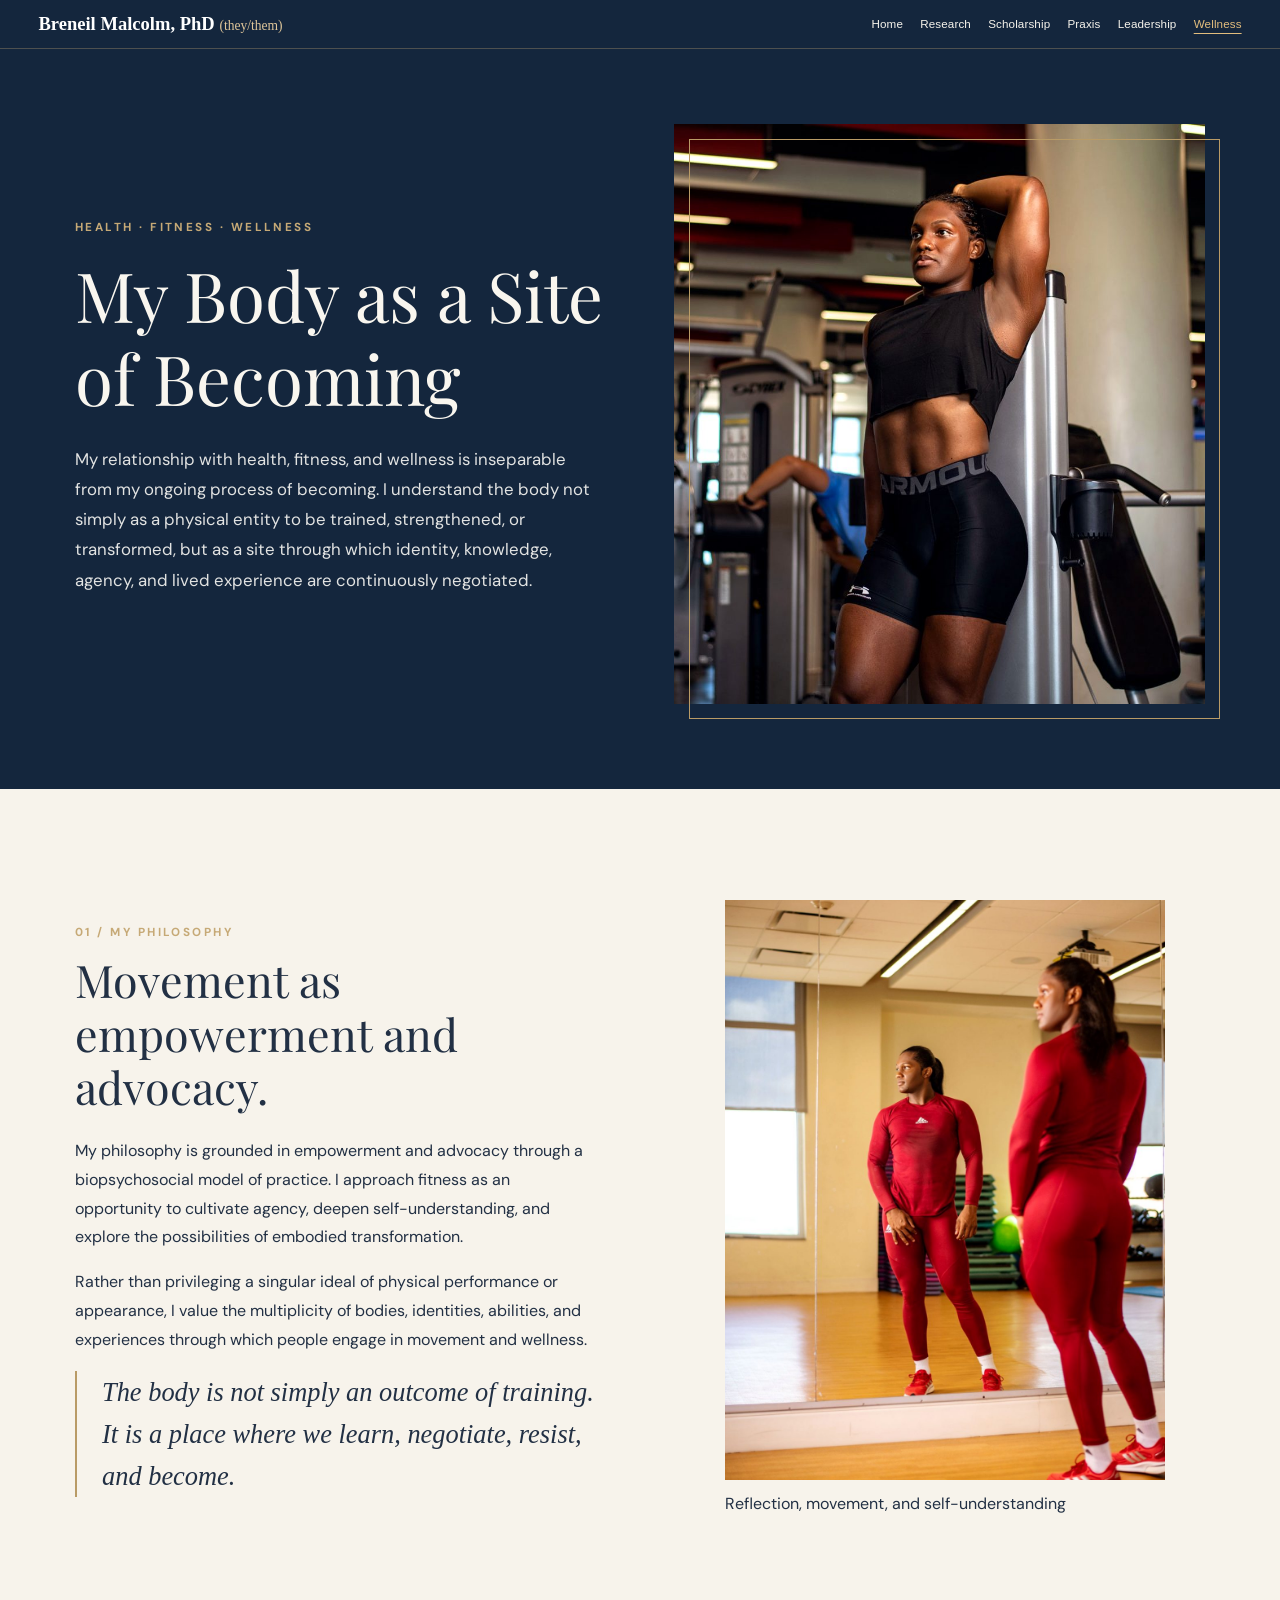
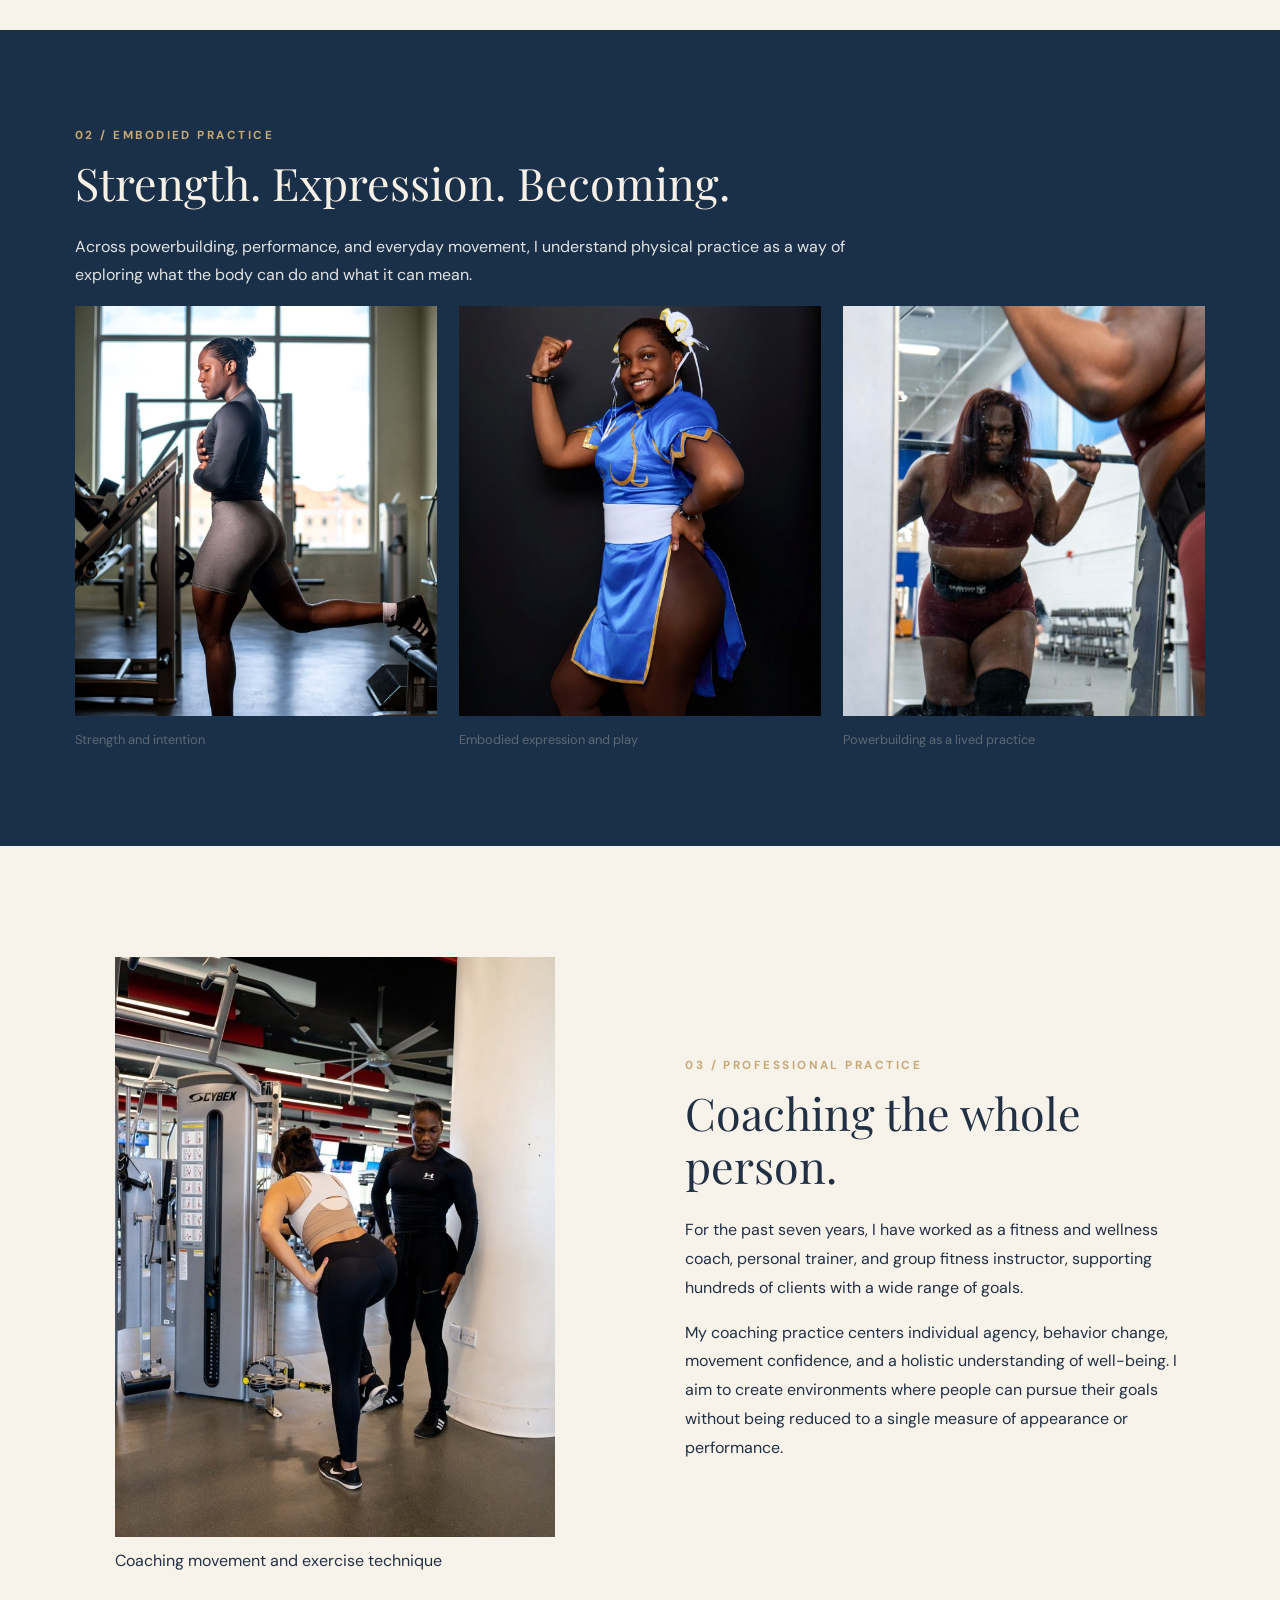
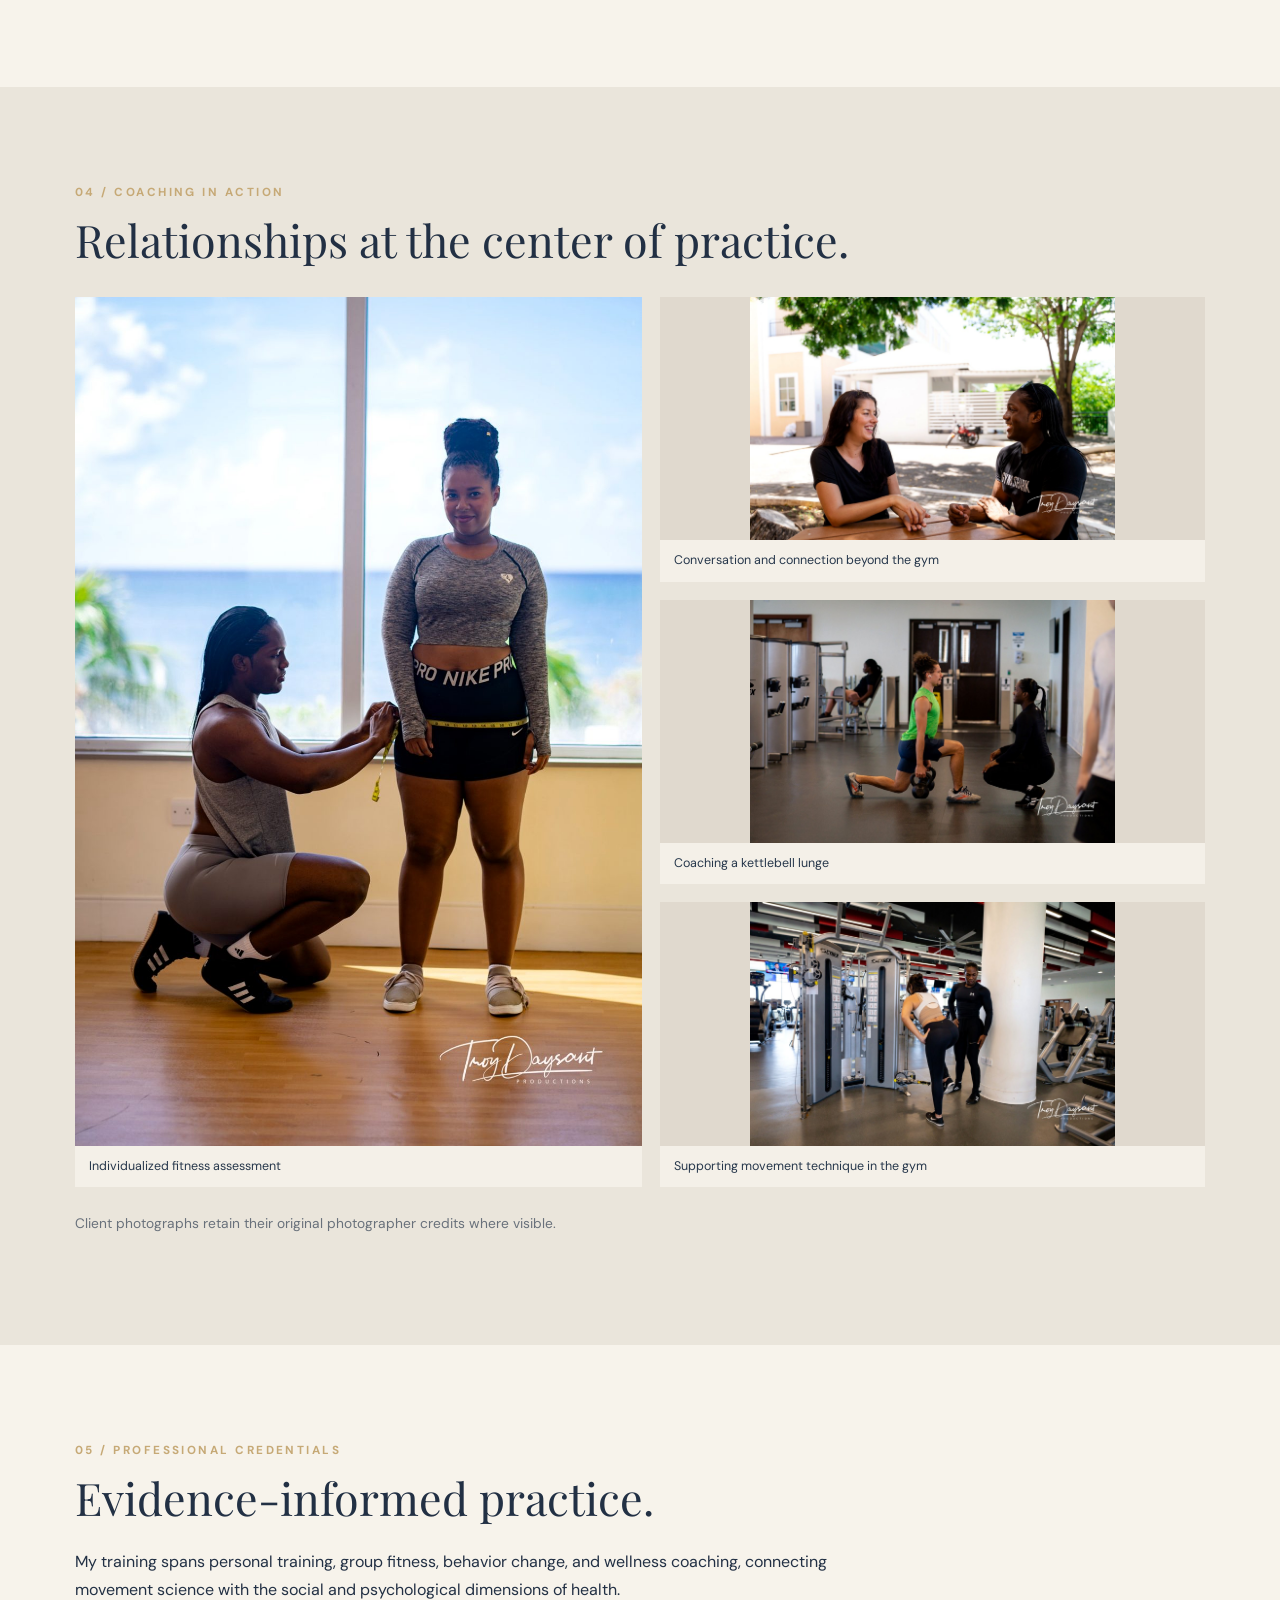
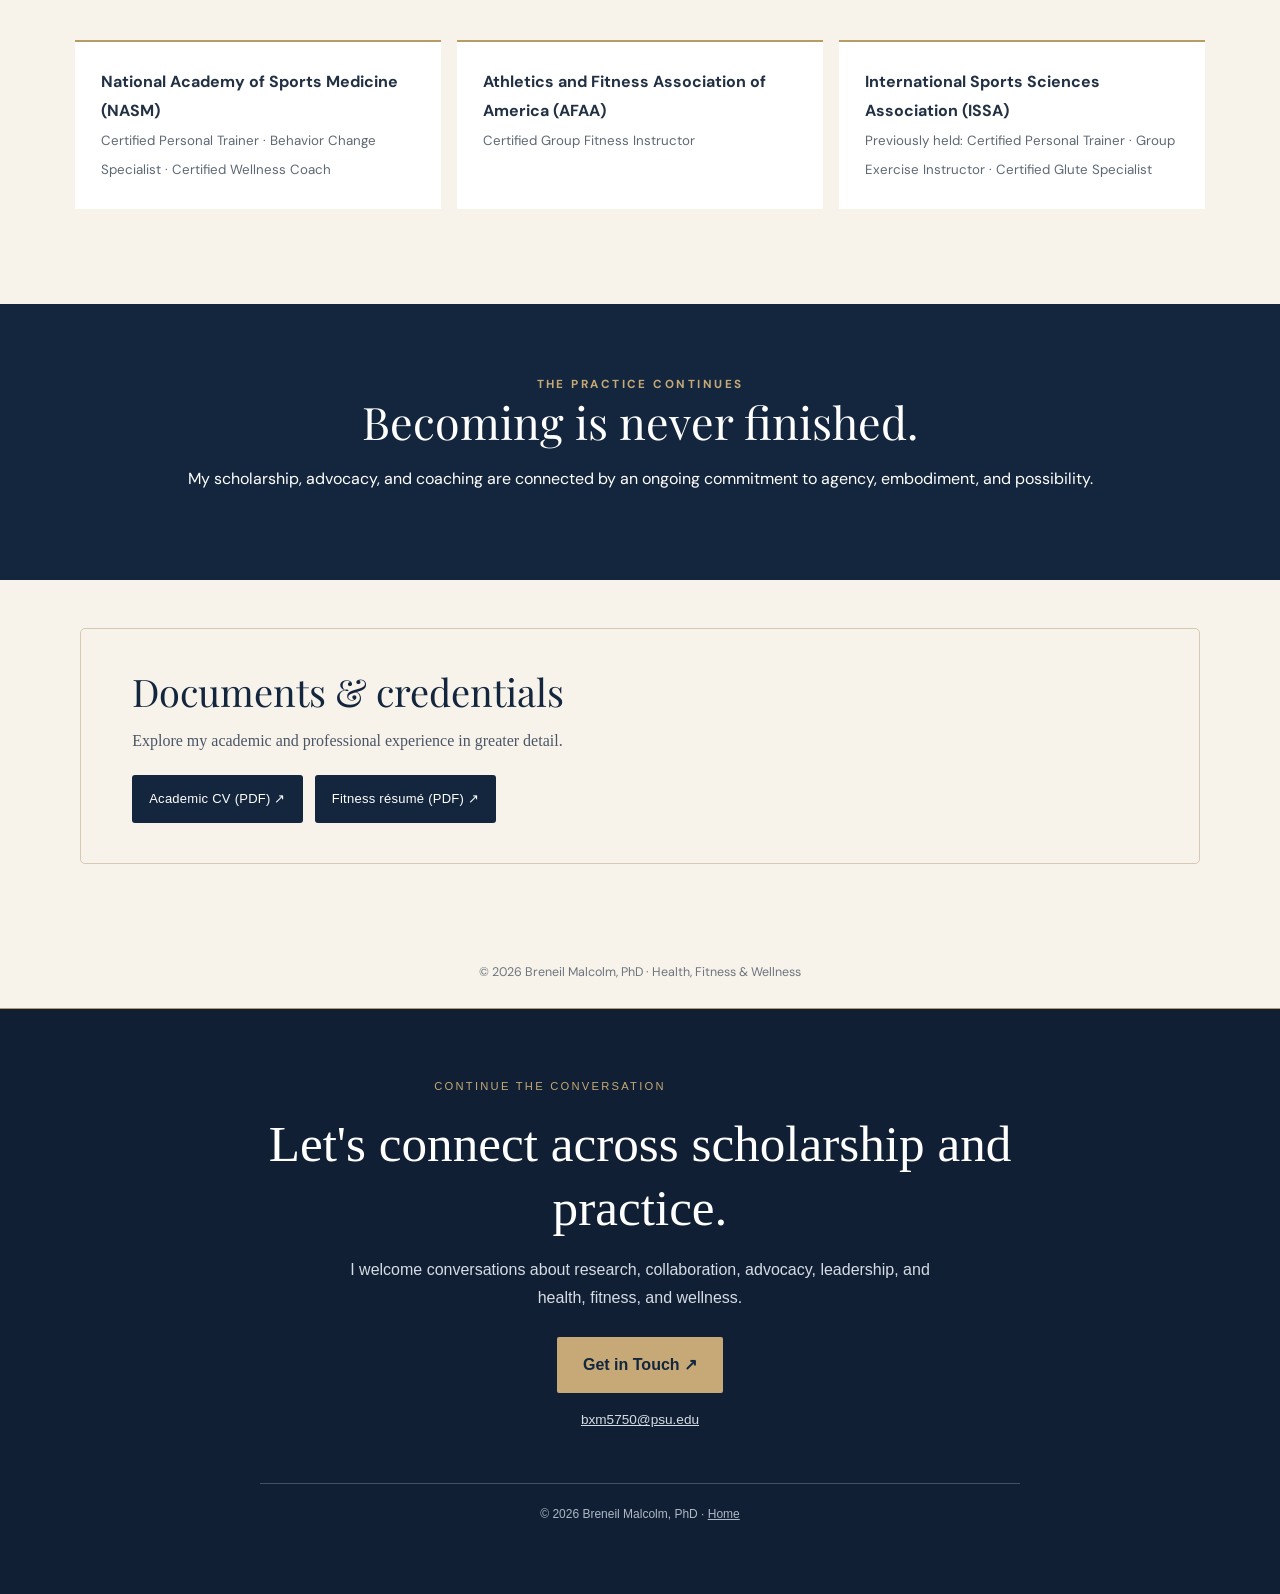
<file: health-fitness-wellness.html>
<!DOCTYPE html>

<html lang="en"><head><meta charset="utf-8"/><meta content="width=device-width, initial-scale=1" name="viewport"/><title>Health, Fitness &amp; Wellness | Breneil Malcolm, PhD</title><style>@import url('https://fonts.googleapis.com/css2?family=DM+Sans:wght@400;500;600;700&family=Playfair+Display:wght@400;500;600&display=swap');:root{--navy:#14263d;--gold:#b99b66;--ivory:#f7f3eb;--ink:#223044}*{box-sizing:border-box}body{margin:0;background:var(--ivory);color:var(--ink);font-family:'DM Sans',Arial,sans-serif;line-height:1.8}header{background:#14263d;color:white;display:flex;align-items:center;justify-content:space-between;gap:20px;padding:23px 5%;position:sticky;top:0;z-index:3;box-shadow:0 3px 20px #0002}header a{color:#f8f4ec;text-decoration:none}header .brand{font-family:Georgia,serif;font-size:1.18rem;letter-spacing:.01em}header .brand span{color:var(--gold)}nav{display:flex;gap:17px;flex-wrap:wrap;font-size:.75rem}nav a:hover{color:#d9b97d}.wrap{max-width:1190px;margin:auto;padding:0 30px}.hero{background:var(--navy);color:#f9f6ef;padding:75px 0 85px}.hero-grid{display:grid;grid-template-columns:1fr 1fr;gap:6%;align-items:center}.eyebrow{color:#c6a976;font-size:.73rem;letter-spacing:.21em;text-transform:uppercase;font-weight:700}h1,h2,h3{font-family:'Playfair Display',Georgia,serif;font-weight:400;line-height:1.2}h1{font-size:clamp(3.3rem,5.4vw,6rem);margin:15px 0 25px}h2{font-size:clamp(2.1rem,3.5vw,3.5rem);margin:10px 0 23px}h3{font-size:1.6rem;margin:0 0 15px}.hero p{max-width:570px;color:#e2e3e2;font-size:1.05rem}.hero img{width:100%;height:580px;object-fit:cover;object-position:50% 30%;display:block}.hero figure{margin:0;position:relative}.hero figure:after{content:'';position:absolute;inset:15px -15px -15px 15px;border:1px solid #b99b66;pointer-events:none}section{padding:95px 0}.split{display:grid;grid-template-columns:1fr 1fr;gap:8%;align-items:center}.split img{width:100%;height:580px;object-fit:cover}.quote{font-family:Georgia,serif;font-style:italic;font-size:1.65rem;line-height:1.6;border-left:2px solid var(--gold);padding-left:25px}.dark{background:#1a3048;color:#f6f0e7}.dark p{color:#e1e3e4}.grid{display:grid;grid-template-columns:repeat(3,1fr);gap:22px}.grid figure,.two figure{margin:0}.grid img{width:100%;height:410px;object-fit:cover;display:block}.grid figure:nth-child(2) img{object-position:50% 32%}.grid figcaption,.two figcaption{font-size:.8rem;margin-top:12px;color:#5d6873}.two{display:grid;grid-template-columns:1fr 1fr;gap:24px}.two img{width:100%;height:390px;object-fit:cover;display:block}.credentials{display:grid;grid-template-columns:repeat(3,1fr);gap:16px;margin-top:35px}.credential{padding:26px;border-top:2px solid var(--gold);background:#fff}.credential b{display:block}.credential small{color:#5d6873}.note{color:#69717b;font-size:.86rem}.end{background:#14263d;color:white;text-align:center;padding:70px 20px}.end h2{margin:0 0 16px}footer{padding:25px;text-align:center;font-size:.78rem;color:#6d747e}@media(max-width:850px){header{position:relative;display:block}nav{margin-top:15px}.hero-grid,.split,.two{grid-template-columns:1fr}.hero img{height:470px}.grid,.credentials{grid-template-columns:1fr 1fr}section{padding:65px 0}}@media(max-width:580px){.grid,.credentials{grid-template-columns:1fr}.hero{padding:45px 0}.hero img{height:420px}.grid img{height:400px}.wrap{padding:0 20px}}
.two img.assessment-full{height:auto;aspect-ratio:auto;object-fit:contain;display:block;background:#f7f3eb}

/* Four-image editorial coaching gallery: one full portrait and three stacked scenes */
.coaching-editorial-grid{display:grid;grid-template-columns:minmax(0,1.04fr) minmax(0,1fr);gap:18px;align-items:start;margin-top:30px}
.coaching-editorial-grid .coaching-feature,.coaching-editorial-grid .coaching-stack{min-width:0}
.coaching-editorial-grid .coaching-stack{display:grid;grid-template-rows:repeat(3,auto);gap:18px}
.coaching-editorial-grid figure{margin:0;overflow:hidden;background:#e0d9ce}
.coaching-editorial-grid img{display:block;width:100%;height:auto;object-fit:contain}
.coaching-editorial-grid .coaching-feature img{aspect-ratio:auto;object-fit:contain}
.coaching-editorial-grid .coaching-stack img{height:100%;min-height:0;object-fit:contain;object-position:center;background:#e0d9ce}
@media(min-width:751px){.coaching-editorial-grid .coaching-stack{grid-template-rows:repeat(3,minmax(0,1fr));height:var(--feature-height,760px)}.coaching-editorial-grid .coaching-stack figure{display:flex;flex-direction:column;min-height:0}.coaching-editorial-grid .coaching-stack figure img{flex:1;min-height:0;height:0}.coaching-editorial-grid .coaching-stack figcaption{flex:none}}
.coaching-editorial-grid figcaption{padding:12px 14px;color:#26374b;font-size:.78rem;line-height:1.4;background:#f4f0e8}
@media(max-width:750px){.coaching-editorial-grid .coaching-stack img{height:210px;object-fit:contain}.coaching-editorial-grid{grid-template-columns:1fr}.coaching-editorial-grid .coaching-stack{grid-template-columns:1fr 1fr;grid-template-rows:auto}.coaching-editorial-grid .coaching-stack figure:last-child{grid-column:1/-1}.coaching-editorial-grid .coaching-stack img{height:210px}}
@media(max-width:480px){.coaching-editorial-grid .coaching-stack{grid-template-columns:1fr}.coaching-editorial-grid .coaching-stack figure:last-child{grid-column:auto}.coaching-editorial-grid .coaching-stack img{height:auto;max-height:360px;object-fit:contain}}

/* Header pronouns: consistent on every page */
header .brand .header-pronouns, .site-header .brand .header-pronouns {font-family: 'DM Sans', Arial, sans-serif; font-size: .63em; font-style: normal; font-weight: 500; letter-spacing: .005em; color: #e6d3b1; white-space: nowrap; margin-left: .3em;}
@media(max-width:600px){header .brand .header-pronouns, .site-header .brand .header-pronouns {font-size: .58em; margin-left: .2em;}}
</style><link href="assets/site-global.css" rel="stylesheet"/><meta content="Breneil Malcolm, PhD — learning scientist, researcher, higher education leader, and health, fitness and wellness professional." name="description"/><link href="assets/v3-refinements.css" rel="stylesheet"/><style id="compact-site-header">
/* Compact two-tier header: site identity above navigation on desktop. */
.site-header {
  display: flex !important;
  flex-direction: column !important;
  align-items: center !important;
  justify-content: center !important;
  gap: 5px !important;
  padding: 9px 4vw 8px !important;
  min-height: 0 !important;
}
.site-header .brand {
  display: block;
  max-width: 100%;
  font-size: clamp(1rem, 1.45vw, 1.22rem) !important;
  line-height: 1.35 !important;
  text-align: center;
  white-space: normal !important;
}
.site-header .brand .header-pronouns {
  display: inline;
  font-size: .72em !important;
  white-space: nowrap;
  margin-left: .2em;
}
.site-header nav.v3-global-nav {
  display: flex;
  position: static;
  flex-direction: row;
  align-items: center;
  justify-content: center;
  flex-wrap: wrap;
  width: 100%;
  gap: clamp(12px, 2.2vw, 30px);
  padding: 0;
  border: 0;
  background: transparent;
}
.site-header nav.v3-global-nav a {
  padding: 3px 0;
  font-size: .73rem;
  line-height: 1.4;
}
@media (max-width: 760px) {
  .site-header {
    display: grid !important;
    grid-template-columns: minmax(0, 1fr) auto;
    align-items: center !important;
    justify-content: stretch !important;
    column-gap: 10px !important;
    row-gap: 0 !important;
    padding: 9px 4vw !important;
  }
  .site-header .brand {
    min-width: 0;
    font-size: clamp(.87rem, 3.5vw, 1.04rem) !important;
    line-height: 1.25 !important;
    text-align: left;
    overflow-wrap: normal;
  }
  .site-header .brand .header-pronouns {
    font-size: .72em !important;
  }
  .site-header .menu-toggle {
    display: inline-flex !important;
    align-items: center;
    justify-content: center;
    gap: 5px;
    position: static;
    flex-shrink: 0;
    padding: 7px 9px;
    font-size: .76rem;
    line-height: 1.2;
    white-space: nowrap;
  }
  .site-header nav.v3-global-nav {
    display: none !important;
    position: static !important;
    grid-column: 1 / -1;
    width: 100%;
    flex-direction: column;
    align-items: stretch;
    gap: 0;
    padding: 9px 0 4px;
    margin-top: 8px;
    border-top: 1px solid #405066;
    border-bottom: 0;
    background: transparent;
  }
  .site-header nav.v3-global-nav.open { display: flex !important; }
  .site-header nav.v3-global-nav a {
    padding: 8px 4px;
    font-size: .87rem;
  }
}
@media (max-width: 380px) {
  .site-header { padding-left: 12px !important; padding-right: 12px !important; }
  .site-header .brand { font-size: .84rem !important; }
  .site-header .brand .header-pronouns { font-size: .7em !important; }
  .site-header .menu-toggle { padding: 6px 7px; font-size: .72rem; }
}
</style>
<style id="unified-portfolio-header-styles">
/* Identical site header across all six pages. */
header.unified-site-header {box-sizing:border-box!important;position:relative!important;top:auto!important;left:auto!important;right:auto!important;z-index:100!important;width:100%!important;max-width:none!important;min-height:0!important;height:auto!important;margin:0!important;padding:13px clamp(16px,3vw,42px)!important;background:#14263d!important;border-bottom:1px solid rgba(198,169,118,.32)!important;display:flex!important;align-items:center!important;justify-content:space-between!important;gap:20px!important;flex-wrap:nowrap!important;box-shadow:none!important;transform:none!important;}
header.unified-site-header,header.unified-site-header * {box-sizing:border-box!important;}
header.unified-site-header .unified-brand {font-family:Georgia,'Times New Roman',serif!important;font-size:clamp(16px,1.45vw,21px)!important;font-weight:600!important;line-height:1.2!important;letter-spacing:0!important;color:#fff!important;text-decoration:none!important;white-space:nowrap!important;display:inline-block!important;flex-shrink:0!important;margin:0!important;padding:0!important;text-transform:none!important;}
header.unified-site-header .unified-pronouns {font-family:inherit!important;font-size:.73em!important;font-weight:400!important;color:#dfc69a!important;white-space:nowrap!important;}
header.unified-site-header .unified-nav {position:static!important;display:flex!important;flex-direction:row!important;flex-wrap:nowrap!important;align-items:center!important;justify-content:flex-end!important;gap:clamp(9px,1.35vw,22px)!important;max-width:none!important;width:auto!important;height:auto!important;min-height:0!important;overflow:visible!important;background:transparent!important;box-shadow:none!important;border:0!important;padding:0!important;margin:0!important;transform:none!important;visibility:visible!important;opacity:1!important;}
header.unified-site-header .unified-nav a {display:inline-block!important;position:static!important;padding:3px 0!important;margin:0!important;font-family:Arial,Helvetica,sans-serif!important;font-size:clamp(10px,.91vw,13px)!important;line-height:1.35!important;letter-spacing:.01em!important;text-transform:none!important;color:#f7f4ec!important;text-decoration:none!important;white-space:nowrap!important;background:transparent!important;border:0!important;}
header.unified-site-header .unified-nav a:hover,header.unified-site-header .unified-nav a[aria-current="page"] {color:#e2bd7d!important;text-decoration:underline!important;text-underline-offset:5px!important;}
header.unified-site-header .unified-menu-toggle {display:none!important;}
@media(max-width:900px){
 header.unified-site-header {padding:11px 16px!important;gap:8px!important;flex-wrap:wrap!important;align-items:center!important;}
 header.unified-site-header .unified-brand {font-size:clamp(15px,3.5vw,19px)!important;white-space:normal!important;flex:1 1 0!important;min-width:0!important;}
 header.unified-site-header .unified-pronouns {font-size:.78em!important;}
 header.unified-site-header .unified-menu-toggle {display:inline-flex!important;align-items:center!important;justify-content:center!important;gap:7px!important;flex:0 0 auto!important;padding:8px 11px!important;margin:0!important;min-width:75px!important;min-height:38px!important;background:transparent!important;border:1px solid #b9a37f!important;border-radius:5px!important;color:#fff!important;font:600 12px Arial,Helvetica,sans-serif!important;line-height:1!important;letter-spacing:0!important;cursor:pointer!important;visibility:visible!important;opacity:1!important;}
 header.unified-site-header .unified-nav {display:none!important;flex:0 0 100%!important;width:100%!important;flex-direction:column!important;align-items:stretch!important;gap:0!important;padding:8px 0 0!important;border-top:1px solid rgba(198,169,118,.25)!important;margin-top:4px!important;}
 header.unified-site-header .unified-nav.is-open {display:flex!important;}
 header.unified-site-header .unified-nav a {font-size:14px!important;padding:10px 5px!important;white-space:normal!important;}
}
@media(max-width:360px){header.unified-site-header .unified-brand {font-size:14px!important;}header.unified-site-header .unified-menu-toggle{padding:7px!important;min-width:65px!important;}}
</style>
</head><body id="top"><header class="unified-site-header"><a class="unified-brand" href="index.html" aria-label="Breneil Malcolm, PhD (they/them), homepage">Breneil Malcolm, PhD <span class="unified-pronouns">(they/them)</span></a><button class="unified-menu-toggle" type="button" aria-controls="unified-site-nav" aria-expanded="false">Menu <span aria-hidden="true">☰</span></button><nav id="unified-site-nav" class="unified-nav" aria-label="Site navigation"><a href="index.html">Home</a><a href="research.html">Research</a><a href="scholarship.html">Scholarship</a><a href="professional-praxis.html">Praxis</a><a href="leadership-service.html">Leadership</a><a href="health-fitness-wellness.html" aria-current="page">Wellness</a></nav></header><main><div class="hero"><div class="wrap hero-grid"><div><div class="eyebrow">Health · Fitness · Wellness</div><h1>My Body as a Site of Becoming</h1><p>My relationship with health, fitness, and wellness is inseparable from my ongoing process of becoming. I understand the body not simply as a physical entity to be trained, strengthened, or transformed, but as a site through which identity, knowledge, agency, and lived experience are continuously negotiated.</p></div><figure><img alt="Breneil posing in a gym wearing black athletic attire" decoding="async" loading="eager" src="assets/health-fitness-wellness-1.jpg"/></figure></div></div><section><div class="wrap split"><div><div class="eyebrow">01 / My philosophy</div><h2>Movement as empowerment and advocacy.</h2><p>My philosophy is grounded in empowerment and advocacy through a biopsychosocial model of practice. I approach fitness as an opportunity to cultivate agency, deepen self-understanding, and explore the possibilities of embodied transformation.</p><p>Rather than privileging a singular ideal of physical performance or appearance, I value the multiplicity of bodies, identities, abilities, and experiences through which people engage in movement and wellness.</p><div class="quote">The body is not simply an outcome of training. It is a place where we learn, negotiate, resist, and become.</div></div><figure><img alt="Reflection, movement, and self-understanding" decoding="async" loading="lazy" src="assets/health-fitness-wellness-2.jpg"/><figcaption>Reflection, movement, and self-understanding</figcaption></figure></div></section><section class="dark"><div class="wrap"><div class="eyebrow">02 / Embodied practice</div><h2>Strength. Expression. Becoming.</h2><p style="max-width:790px">Across powerbuilding, performance, and everyday movement, I understand physical practice as a way of exploring what the body can do and what it can mean.</p><div class="grid"><figure><img alt="Strength and intention" decoding="async" loading="lazy" src="assets/health-fitness-wellness-3.jpg"/><figcaption>Strength and intention</figcaption></figure><figure><img alt="Embodied expression and play" decoding="async" loading="lazy" src="assets/health-fitness-wellness-4.jpg"/><figcaption>Embodied expression and play</figcaption></figure><figure><img alt="Powerbuilding as a lived practice" decoding="async" loading="lazy" src="assets/health-fitness-wellness-5.jpg"/><figcaption>Powerbuilding as a lived practice</figcaption></figure></div></div></section><section><div class="wrap split"><div><figure><img alt="Coaching movement and exercise technique" decoding="async" loading="lazy" src="assets/health-fitness-wellness-6.jpg"/><figcaption>Coaching movement and exercise technique</figcaption></figure></div><div><div class="eyebrow">03 / Professional practice</div><h2>Coaching the whole person.</h2><p>For the past seven years, I have worked as a fitness and wellness coach, personal trainer, and group fitness instructor, supporting hundreds of clients with a wide range of goals.</p><p>My coaching practice centers individual agency, behavior change, movement confidence, and a holistic understanding of well-being. I aim to create environments where people can pursue their goals without being reduced to a single measure of appearance or performance.</p></div></div></section><section style="background:#eae5db"><div class="wrap"><div class="eyebrow">04 / Coaching in action</div><h2>Relationships at the center of practice.</h2><div class="coaching-editorial-grid"><div class="coaching-feature"><figure class="coaching-tile"><img alt="Individualized fitness assessment" decoding="async" loading="lazy" src="assets/health-fitness-wellness-7.jpg"/><figcaption>Individualized fitness assessment</figcaption></figure></div><div class="coaching-stack"><figure class="coaching-tile"><img alt="Conversation and connection beyond the gym" decoding="async" loading="lazy" src="assets/health-fitness-wellness-8.jpg"/><figcaption>Conversation and connection beyond the gym</figcaption></figure><figure class="coaching-tile"><img alt="Coaching a kettlebell lunge" decoding="async" loading="lazy" src="assets/health-fitness-wellness-9.jpg"/><figcaption>Coaching a kettlebell lunge</figcaption></figure><figure class="coaching-tile"><img alt="Supporting movement technique in the gym" decoding="async" loading="lazy" src="assets/health-fitness-wellness-10.jpg"/><figcaption>Supporting movement technique in the gym</figcaption></figure></div></div><p class="note" style="margin-top:24px">Client photographs retain their original photographer credits where visible.</p></div></section><section><div class="wrap"><div class="eyebrow">05 / Professional credentials</div><h2>Evidence-informed practice.</h2><p style="max-width:760px">My training spans personal training, group fitness, behavior change, and wellness coaching, connecting movement science with the social and psychological dimensions of health.</p><div class="credentials"><div class="credential"><b>National Academy of Sports Medicine (NASM)</b><small>Certified Personal Trainer · Behavior Change Specialist · Certified Wellness Coach</small></div><div class="credential"><b>Athletics and Fitness Association of America (AFAA)</b><small>Certified Group Fitness Instructor</small></div><div class="credential"><b>International Sports Sciences Association (ISSA)</b><small>Previously held: Certified Personal Trainer · Group Exercise Instructor · Certified Glute Specialist</small></div></div></div></section><div class="end"><div class="eyebrow">The practice continues</div><h2>Becoming is never finished.</h2><p>My scholarship, advocacy, and coaching are connected by an ongoing commitment to agency, embodiment, and possibility.</p></div><section aria-label="Downloadable documents" class="v3-documents"><h2>Documents &amp; credentials</h2><p>Explore my academic and professional experience in greater detail.</p><div class="v3-document-links"><a href="documents/BMalcolm_CV_11-2026.pdf" rel="noopener noreferrer" target="_blank">Academic CV (PDF) ↗</a><a href="documents/BMalcolm_FitnessResume_11-2026.pdf" rel="noopener noreferrer" target="_blank">Fitness résumé (PDF) ↗</a></div></section></main><footer>© 2026 Breneil Malcolm, PhD · Health, Fitness &amp; Wellness</footer><section aria-label="Get in touch" class="v3-contact-footer"><div class="v3-contact-inner"><p class="v3-contact-kicker">Continue the conversation</p><h2>Let's connect across scholarship and practice.</h2><p>I welcome conversations about research, collaboration, advocacy, leadership, and health, fitness, and wellness.</p><a class="v3-contact-button" href="mailto:bxm5750@psu.edu?subject=Inquiry%20via%20breneil.com">Get in Touch ↗</a><a class="v3-contact-email" href="mailto:bxm5750@psu.edu">bxm5750@psu.edu</a><div class="v3-contact-bottom">© 2026 Breneil Malcolm, PhD · <a href="index.html" style="color:inherit">Home</a></div></div></section><script>
(function(){
 const gallery=document.querySelector('.coaching-editorial-grid');
 if(!gallery)return;
 const feature=gallery.querySelector('.coaching-feature');
 function align(){if(window.innerWidth>750){gallery.style.setProperty('--feature-height',feature.getBoundingClientRect().height+'px')}else{gallery.style.removeProperty('--feature-height')}}
 if(window.ResizeObserver){new ResizeObserver(align).observe(feature)}
 window.addEventListener('resize',align);
 feature.querySelector('img').addEventListener('load',align);
 align();
})();
</script><script id="unified-portfolio-header-script">
(function(){var header=document.querySelector('header.unified-site-header');if(!header)return;var button=header.querySelector('.unified-menu-toggle');var nav=header.querySelector('.unified-nav');button.addEventListener('click',function(){var open=nav.classList.toggle('is-open');button.setAttribute('aria-expanded',String(open));});nav.addEventListener('click',function(event){if(event.target.closest('a')){nav.classList.remove('is-open');button.setAttribute('aria-expanded','false');}});document.addEventListener('keydown',function(event){if(event.key==='Escape'){nav.classList.remove('is-open');button.setAttribute('aria-expanded','false');}});})();
</script></body></html>
</file>
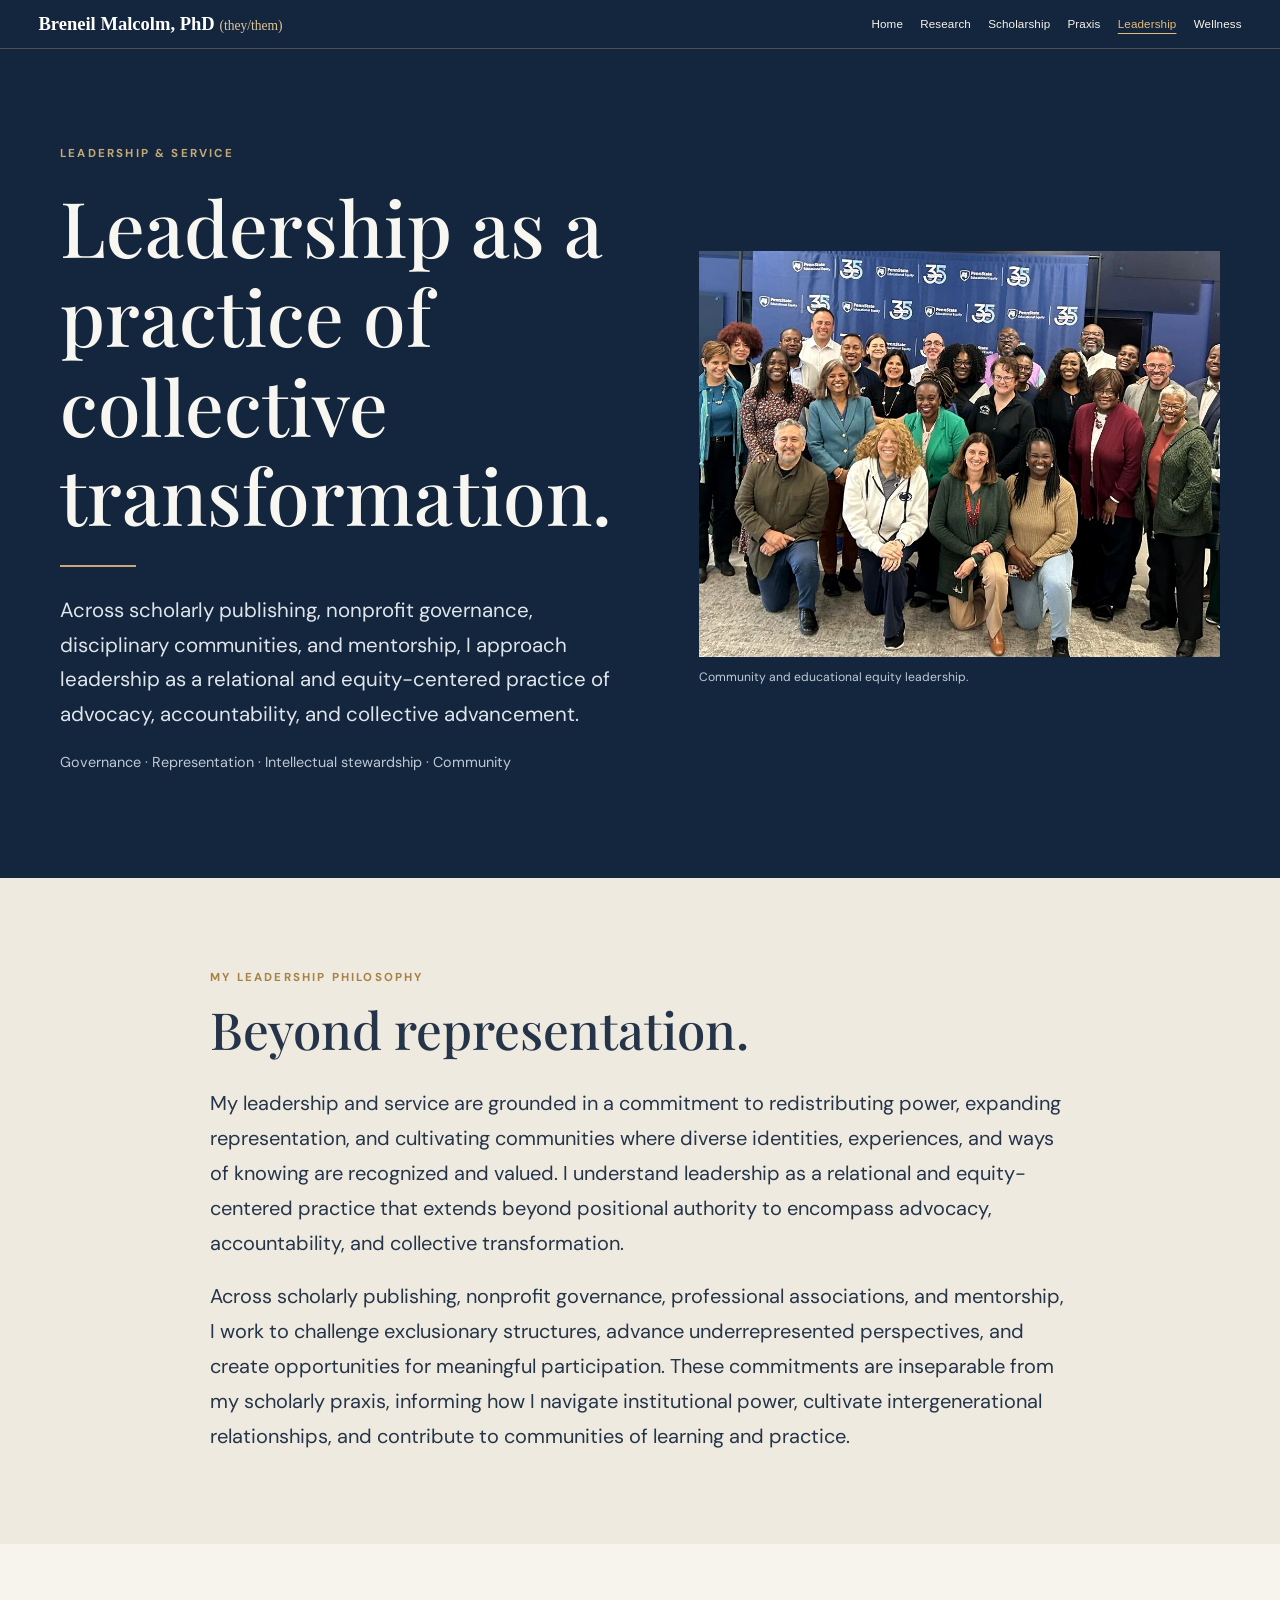
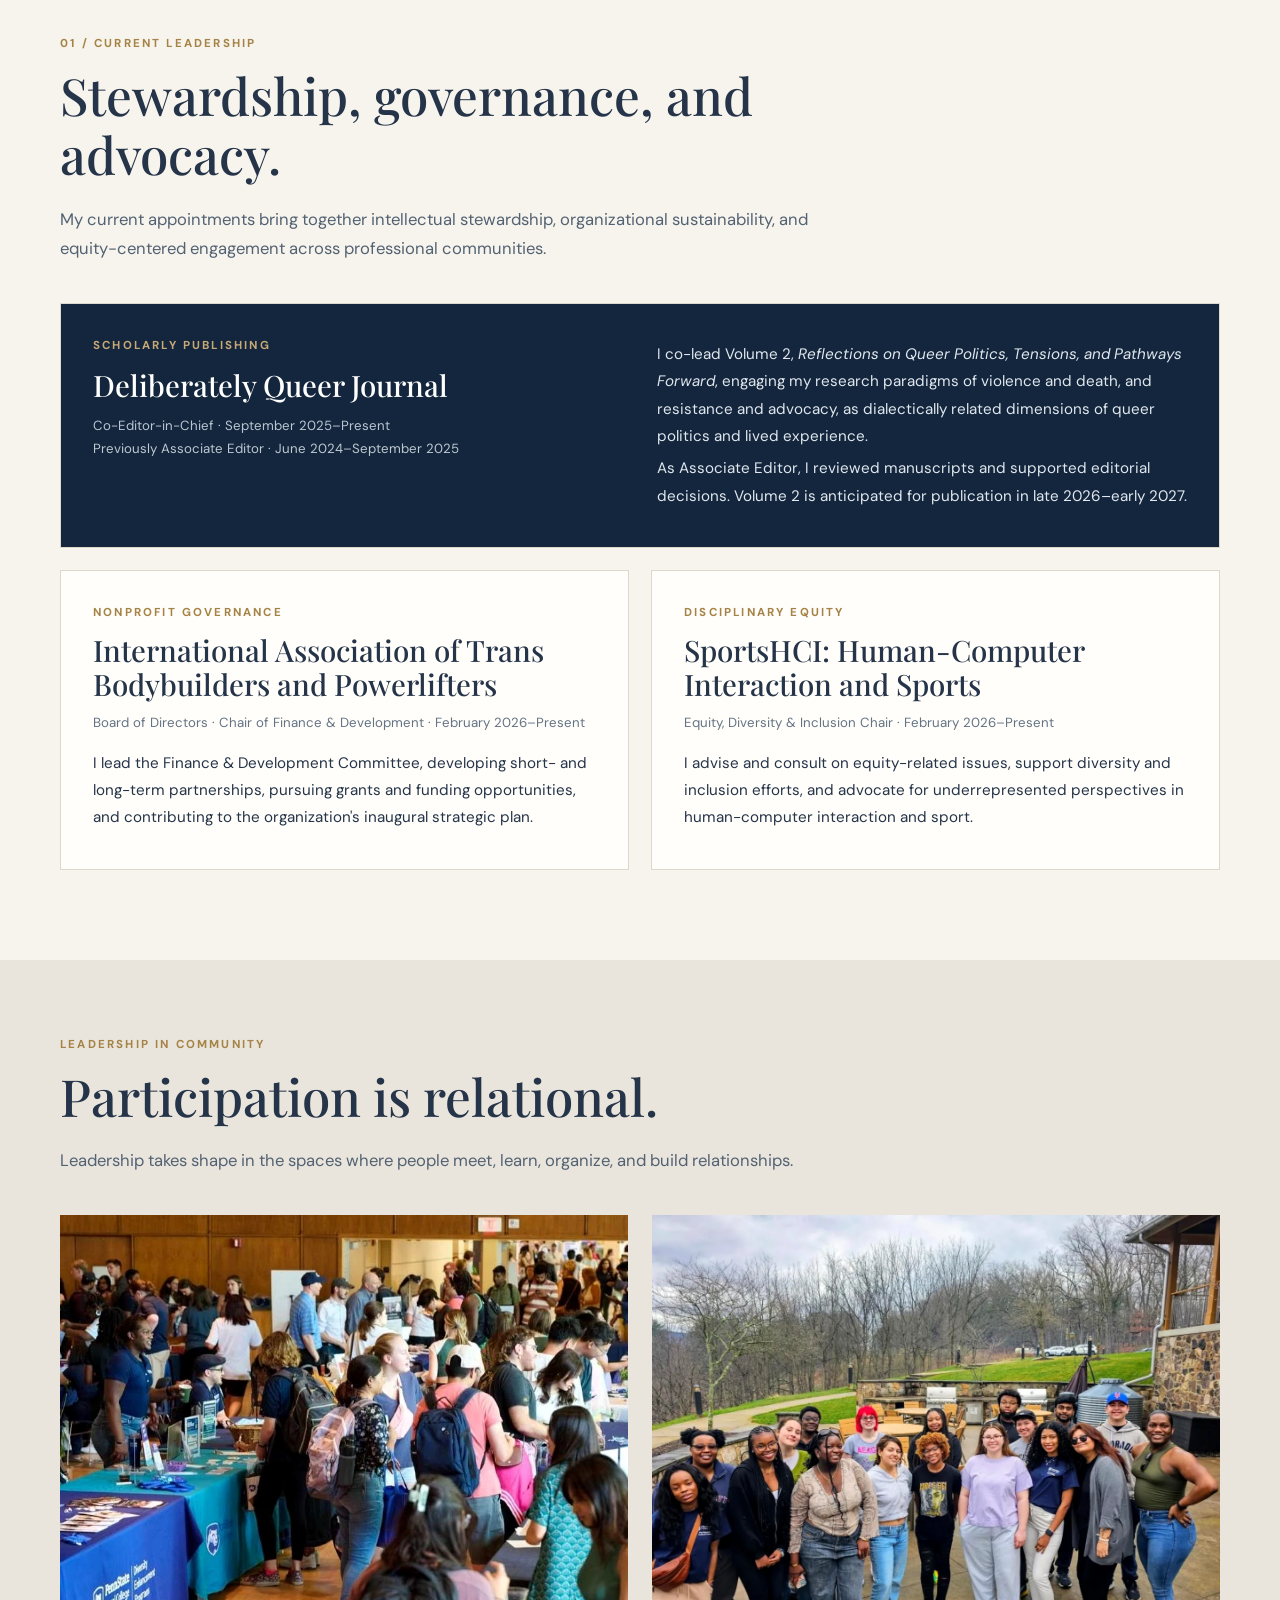
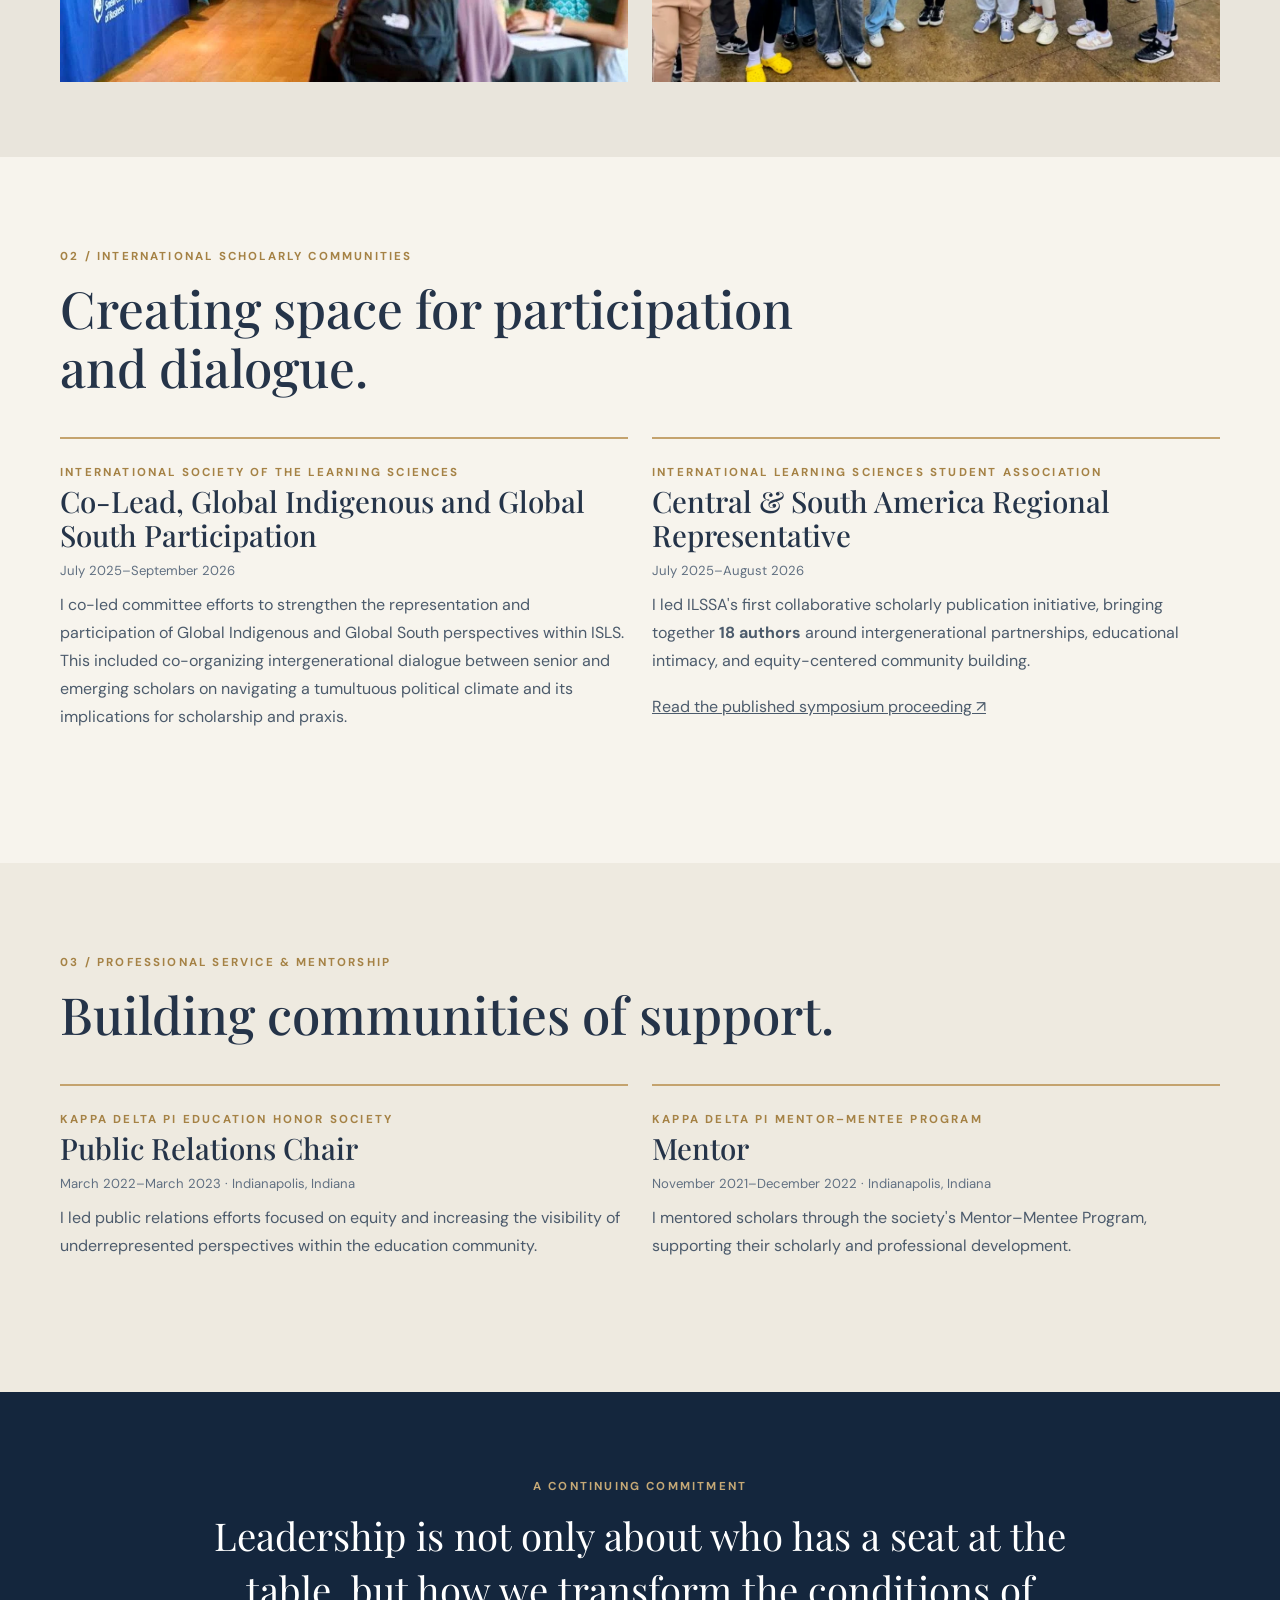
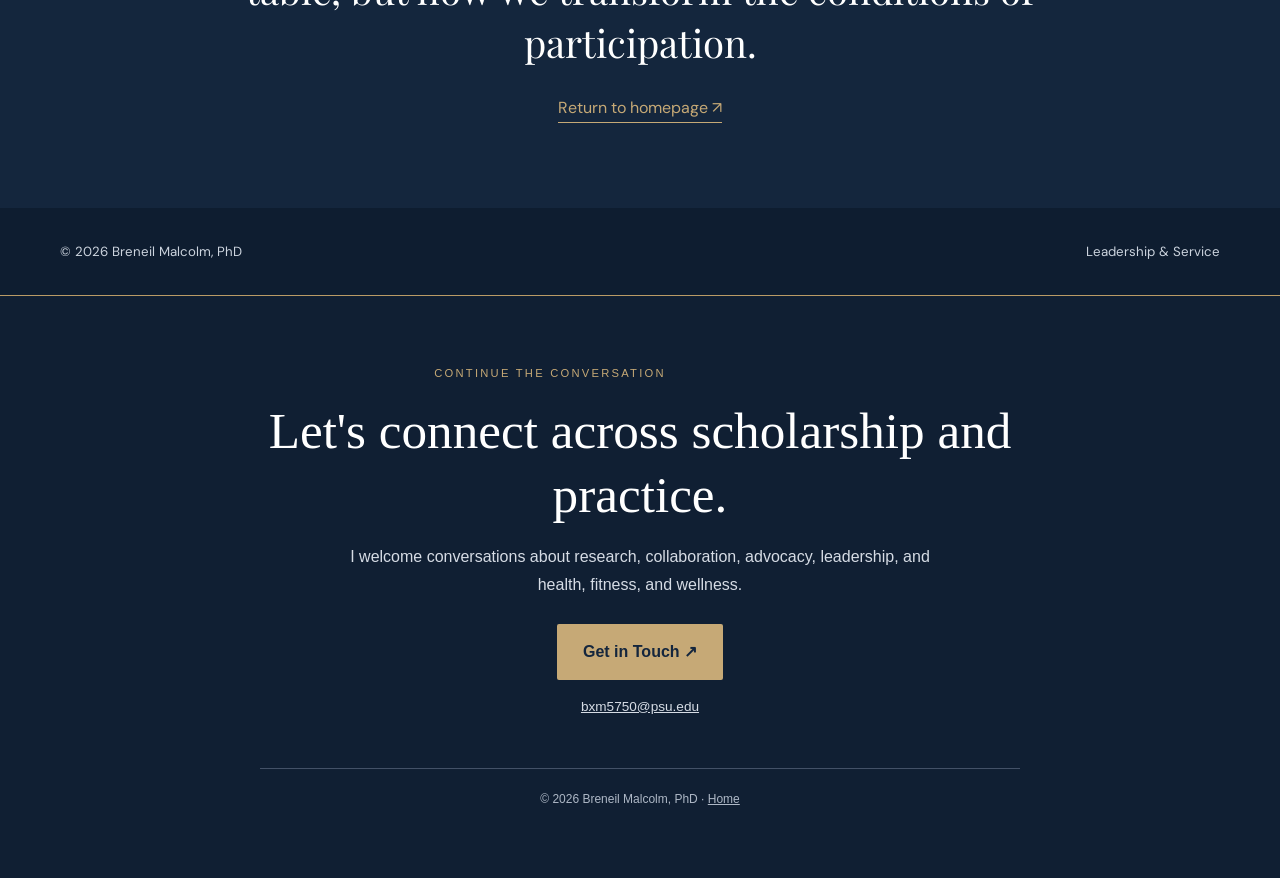
<file: leadership-service.html>
<!DOCTYPE html>
<html lang="en"><head><meta charset="utf-8"/><meta content="width=device-width,initial-scale=1" name="viewport"/><title>Leadership &amp; Service | Breneil Malcolm, PhD</title><meta content="Leadership and service across scholarly publishing, nonprofit governance, equity-centered professional communities, and mentorship." name="description"/><style>
@import url('https://fonts.googleapis.com/css2?family=DM+Sans:wght@400;500;600;700&family=Playfair+Display:wght@400;500;600&display=swap');
:root{--navy:#14263d;--navy2:#203951;--ivory:#f7f4ed;--gold:#c6a976;--ink:#253449;--muted:#617082;--line:#ddd8cc}*{box-sizing:border-box}html{scroll-behavior:smooth}body{margin:0;background:var(--ivory);color:var(--ink);font-family:'DM Sans',Arial,sans-serif;line-height:1.75}a{color:inherit}a:focus-visible,button:focus-visible{outline:3px solid var(--gold);outline-offset:4px}.container{width:min(1160px,calc(100% - 44px));margin:auto}header{position:sticky;top:0;z-index:20;background:rgba(20,38,61,.97);color:white;border-bottom:1px solid #506076}header .bar{display:flex;align-items:center;justify-content:space-between;gap:18px;min-height:76px}.brand{font-family:'Playfair Display',Georgia,serif;font-size:clamp(1rem,1.7vw,1.35rem);font-weight:600;text-decoration:none;white-space:nowrap}.brand em{color:var(--gold);font-style:normal}.nav{display:flex;gap:17px;align-items:center;flex-wrap:wrap}.nav a{font-size:.74rem;text-decoration:none;color:#e3e9ee;letter-spacing:.02em}.nav a.active,.nav a:hover{color:var(--gold)}.menu{display:none;background:none;border:1px solid #8390a0;color:white;border-radius:6px;padding:7px 11px;font-size:1.2rem}h1,h2,h3{font-family:'Playfair Display',Georgia,serif;line-height:1.16;font-weight:500;margin:0}h1{font-size:clamp(3rem,6vw,6rem)}h2{font-size:clamp(2.2rem,4vw,3.8rem)}h3{font-size:clamp(1.4rem,2.3vw,2.1rem)}p{margin:0 0 18px}.eyebrow{font-size:.72rem;letter-spacing:.19em;text-transform:uppercase;font-weight:700;color:#a58245}.hero{background:var(--navy);color:#f8f6f0;padding:95px 0 85px;overflow:hidden}.hero .eyebrow{color:var(--gold)}.hero-grid{display:grid;grid-template-columns:1.05fr .95fr;align-items:center;gap:clamp(30px,5vw,80px)}.hero h1{margin:18px 0 24px}.hero .lead{font-size:clamp(1.08rem,1.6vw,1.35rem);line-height:1.7;color:#dfe5eb;max-width:620px}.hero .rule{height:2px;width:76px;background:var(--gold);margin:26px 0}.hero .small{font-size:.9rem;color:#bec9d3}.photo{margin:0;overflow:hidden}.photo img{display:block;width:100%;height:100%;object-fit:cover}.photo figcaption{font-size:.76rem;color:var(--muted);padding-top:11px;line-height:1.5}.hero .photo img{aspect-ratio:1.28;object-position:center}.hero .photo figcaption{color:#bfcbd6}.section{padding:90px 0}.section-head{max-width:790px;margin-bottom:40px}.section-head .eyebrow{margin-bottom:12px}.section-head h2{margin-bottom:20px}.section-head p{color:#536273;font-size:1.04rem}.intro{background:#eeeae0}.intro .narrative{max-width:860px;margin:auto;font-size:clamp(1.08rem,1.7vw,1.25rem)}.intro .narrative p:last-child{margin:0}.features{display:grid;grid-template-columns:repeat(2,minmax(0,1fr));gap:22px}.feature{border:1px solid var(--line);background:#fffefa;padding:32px;display:flex;flex-direction:column;gap:10px}.feature.wide{grid-column:1/-1;display:grid;grid-template-columns:1fr 1fr;gap:34px;background:var(--navy);color:#fff}.feature .eyebrow{margin:0}.feature.wide .eyebrow{color:var(--gold)}.feature .dates{font-size:.83rem;color:#647384}.feature.wide .dates{color:#bac7d3}.feature p{font-size:.95rem;line-height:1.8;margin:5px 0}.feature.wide p{color:#e0e7ee}.feature .subrole{font-size:.83rem;color:#657487}.feature.wide .subrole{color:#bdc8d1}.feature a{color:#8a6a31;text-decoration-thickness:1px;text-underline-offset:4px}.feature.wide a{color:#e6c68d}.photo-band{background:#e9e5dc;padding:75px 0}.photos-two{display:grid;grid-template-columns:1fr 1fr;gap:24px}.photos-two .photo img{aspect-ratio:1.3}.timeline{display:grid;grid-template-columns:1fr 1fr;gap:24px}.item{border-top:2px solid #c4a36e;padding:24px 0}.item .dates{color:var(--muted);font-size:.82rem;margin:8px 0}.item p{color:#4c5b6c}.statement{background:var(--navy);color:white;text-align:center;padding:85px 0}.statement blockquote{font-family:'Playfair Display',Georgia,serif;font-size:clamp(1.7rem,3vw,3rem);line-height:1.4;max-width:930px;margin:12px auto 0}.statement .eyebrow{color:var(--gold)}footer{background:#0e1d30;color:#ccd4de;padding:32px 0;font-size:.83rem}footer .container{display:flex;justify-content:space-between;gap:18px;flex-wrap:wrap}footer a{color:#d8bf8e}.back{display:inline-block;margin-top:24px;color:var(--gold);text-decoration:none;border-bottom:1px solid var(--gold)}@media(max-width:950px){.nav{display:none;position:absolute;left:0;right:0;top:76px;background:var(--navy);padding:22px;flex-direction:column;align-items:flex-start}.nav.open{display:flex}.menu{display:block}.hero-grid{grid-template-columns:1fr}.hero .photo{max-width:700px}.feature.wide{grid-template-columns:1fr}}@media(max-width:650px){.section{padding:65px 0}.hero{padding:65px 0}.features,.photos-two,.timeline{grid-template-columns:1fr}.feature.wide{grid-column:auto}.feature{padding:24px}.container{width:min(100% - 32px,1160px)}}@media(prefers-reduced-motion:reduce){html{scroll-behavior:auto}}

/* Header pronouns: consistent on every page */
header .brand .header-pronouns, .site-header .brand .header-pronouns {font-family: 'DM Sans', Arial, sans-serif; font-size: .63em; font-style: normal; font-weight: 500; letter-spacing: .005em; color: #e6d3b1; white-space: nowrap; margin-left: .3em;}
@media(max-width:600px){header .brand .header-pronouns, .site-header .brand .header-pronouns {font-size: .58em; margin-left: .2em;}}
</style><link href="assets/site-global.css" rel="stylesheet"/><meta content="Breneil Malcolm, PhD — learning scientist, researcher, higher education leader, and health, fitness and wellness professional." name="description"/><link rel="stylesheet" href="assets/v3-refinements.css"/><style id="compact-site-header">
/* Compact two-tier header: site identity above navigation on desktop. */
.site-header {
  display: flex !important;
  flex-direction: column !important;
  align-items: center !important;
  justify-content: center !important;
  gap: 5px !important;
  padding: 9px 4vw 8px !important;
  min-height: 0 !important;
}
.site-header .brand {
  display: block;
  max-width: 100%;
  font-size: clamp(1rem, 1.45vw, 1.22rem) !important;
  line-height: 1.35 !important;
  text-align: center;
  white-space: normal !important;
}
.site-header .brand .header-pronouns {
  display: inline;
  font-size: .72em !important;
  white-space: nowrap;
  margin-left: .2em;
}
.site-header nav.v3-global-nav {
  display: flex;
  position: static;
  flex-direction: row;
  align-items: center;
  justify-content: center;
  flex-wrap: wrap;
  width: 100%;
  gap: clamp(12px, 2.2vw, 30px);
  padding: 0;
  border: 0;
  background: transparent;
}
.site-header nav.v3-global-nav a {
  padding: 3px 0;
  font-size: .73rem;
  line-height: 1.4;
}
@media (max-width: 760px) {
  .site-header {
    display: grid !important;
    grid-template-columns: minmax(0, 1fr) auto;
    align-items: center !important;
    justify-content: stretch !important;
    column-gap: 10px !important;
    row-gap: 0 !important;
    padding: 9px 4vw !important;
  }
  .site-header .brand {
    min-width: 0;
    font-size: clamp(.87rem, 3.5vw, 1.04rem) !important;
    line-height: 1.25 !important;
    text-align: left;
    overflow-wrap: normal;
  }
  .site-header .brand .header-pronouns {
    font-size: .72em !important;
  }
  .site-header .menu-toggle {
    display: inline-flex !important;
    align-items: center;
    justify-content: center;
    gap: 5px;
    position: static;
    flex-shrink: 0;
    padding: 7px 9px;
    font-size: .76rem;
    line-height: 1.2;
    white-space: nowrap;
  }
  .site-header nav.v3-global-nav {
    display: none !important;
    position: static !important;
    grid-column: 1 / -1;
    width: 100%;
    flex-direction: column;
    align-items: stretch;
    gap: 0;
    padding: 9px 0 4px;
    margin-top: 8px;
    border-top: 1px solid #405066;
    border-bottom: 0;
    background: transparent;
  }
  .site-header nav.v3-global-nav.open { display: flex !important; }
  .site-header nav.v3-global-nav a {
    padding: 8px 4px;
    font-size: .87rem;
  }
}
@media (max-width: 380px) {
  .site-header { padding-left: 12px !important; padding-right: 12px !important; }
  .site-header .brand { font-size: .84rem !important; }
  .site-header .brand .header-pronouns { font-size: .7em !important; }
  .site-header .menu-toggle { padding: 6px 7px; font-size: .72rem; }
}
</style>
<style id="unified-portfolio-header-styles">
/* Identical site header across all six pages. */
header.unified-site-header {box-sizing:border-box!important;position:relative!important;top:auto!important;left:auto!important;right:auto!important;z-index:100!important;width:100%!important;max-width:none!important;min-height:0!important;height:auto!important;margin:0!important;padding:13px clamp(16px,3vw,42px)!important;background:#14263d!important;border-bottom:1px solid rgba(198,169,118,.32)!important;display:flex!important;align-items:center!important;justify-content:space-between!important;gap:20px!important;flex-wrap:nowrap!important;box-shadow:none!important;transform:none!important;}
header.unified-site-header,header.unified-site-header * {box-sizing:border-box!important;}
header.unified-site-header .unified-brand {font-family:Georgia,'Times New Roman',serif!important;font-size:clamp(16px,1.45vw,21px)!important;font-weight:600!important;line-height:1.2!important;letter-spacing:0!important;color:#fff!important;text-decoration:none!important;white-space:nowrap!important;display:inline-block!important;flex-shrink:0!important;margin:0!important;padding:0!important;text-transform:none!important;}
header.unified-site-header .unified-pronouns {font-family:inherit!important;font-size:.73em!important;font-weight:400!important;color:#dfc69a!important;white-space:nowrap!important;}
header.unified-site-header .unified-nav {position:static!important;display:flex!important;flex-direction:row!important;flex-wrap:nowrap!important;align-items:center!important;justify-content:flex-end!important;gap:clamp(9px,1.35vw,22px)!important;max-width:none!important;width:auto!important;height:auto!important;min-height:0!important;overflow:visible!important;background:transparent!important;box-shadow:none!important;border:0!important;padding:0!important;margin:0!important;transform:none!important;visibility:visible!important;opacity:1!important;}
header.unified-site-header .unified-nav a {display:inline-block!important;position:static!important;padding:3px 0!important;margin:0!important;font-family:Arial,Helvetica,sans-serif!important;font-size:clamp(10px,.91vw,13px)!important;line-height:1.35!important;letter-spacing:.01em!important;text-transform:none!important;color:#f7f4ec!important;text-decoration:none!important;white-space:nowrap!important;background:transparent!important;border:0!important;}
header.unified-site-header .unified-nav a:hover,header.unified-site-header .unified-nav a[aria-current="page"] {color:#e2bd7d!important;text-decoration:underline!important;text-underline-offset:5px!important;}
header.unified-site-header .unified-menu-toggle {display:none!important;}
@media(max-width:900px){
 header.unified-site-header {padding:11px 16px!important;gap:8px!important;flex-wrap:wrap!important;align-items:center!important;}
 header.unified-site-header .unified-brand {font-size:clamp(15px,3.5vw,19px)!important;white-space:normal!important;flex:1 1 0!important;min-width:0!important;}
 header.unified-site-header .unified-pronouns {font-size:.78em!important;}
 header.unified-site-header .unified-menu-toggle {display:inline-flex!important;align-items:center!important;justify-content:center!important;gap:7px!important;flex:0 0 auto!important;padding:8px 11px!important;margin:0!important;min-width:75px!important;min-height:38px!important;background:transparent!important;border:1px solid #b9a37f!important;border-radius:5px!important;color:#fff!important;font:600 12px Arial,Helvetica,sans-serif!important;line-height:1!important;letter-spacing:0!important;cursor:pointer!important;visibility:visible!important;opacity:1!important;}
 header.unified-site-header .unified-nav {display:none!important;flex:0 0 100%!important;width:100%!important;flex-direction:column!important;align-items:stretch!important;gap:0!important;padding:8px 0 0!important;border-top:1px solid rgba(198,169,118,.25)!important;margin-top:4px!important;}
 header.unified-site-header .unified-nav.is-open {display:flex!important;}
 header.unified-site-header .unified-nav a {font-size:14px!important;padding:10px 5px!important;white-space:normal!important;}
}
@media(max-width:360px){header.unified-site-header .unified-brand {font-size:14px!important;}header.unified-site-header .unified-menu-toggle{padding:7px!important;min-width:65px!important;}}
</style>
</head><body>
<header class="unified-site-header"><a class="unified-brand" href="index.html" aria-label="Breneil Malcolm, PhD (they/them), homepage">Breneil Malcolm, PhD <span class="unified-pronouns">(they/them)</span></a><button class="unified-menu-toggle" type="button" aria-controls="unified-site-nav" aria-expanded="false">Menu <span aria-hidden="true">☰</span></button><nav id="unified-site-nav" class="unified-nav" aria-label="Site navigation"><a href="index.html">Home</a><a href="research.html">Research</a><a href="scholarship.html">Scholarship</a><a href="professional-praxis.html">Praxis</a><a href="leadership-service.html" aria-current="page">Leadership</a><a href="health-fitness-wellness.html">Wellness</a></nav></header>
<main id="top"><section class="hero"><div class="container hero-grid"><div><div class="eyebrow">Leadership &amp; Service</div><h1>Leadership as a practice of collective transformation.</h1><div class="rule"></div><p class="lead">Across scholarly publishing, nonprofit governance, disciplinary communities, and mentorship, I approach leadership as a relational and equity-centered practice of advocacy, accountability, and collective advancement.</p><p class="small">Governance · Representation · Intellectual stewardship · Community</p></div><figure class="photo hero-photo"><img alt="Group of people at a Penn State Educational Equity gathering, standing before a blue anniversary backdrop." decoding="async" loading="eager" src="assets/leadership-service-1.webp"/><figcaption>Community and educational equity leadership.</figcaption></figure></div></section>
<section class="section intro"><div class="container"><div class="narrative"><div class="eyebrow">My leadership philosophy</div><h2 style="margin:12px 0 26px">Beyond representation.</h2><p>My leadership and service are grounded in a commitment to redistributing power, expanding representation, and cultivating communities where diverse identities, experiences, and ways of knowing are recognized and valued. I understand leadership as a relational and equity-centered practice that extends beyond positional authority to encompass advocacy, accountability, and collective transformation.</p><p>Across scholarly publishing, nonprofit governance, professional associations, and mentorship, I work to challenge exclusionary structures, advance underrepresented perspectives, and create opportunities for meaningful participation. These commitments are inseparable from my scholarly praxis, informing how I navigate institutional power, cultivate intergenerational relationships, and contribute to communities of learning and practice.</p></div></div></section>
<section class="section" id="appointments"><div class="container"><div class="section-head"><div class="eyebrow">01 / Current leadership</div><h2>Stewardship, governance, and advocacy.</h2><p>My current appointments bring together intellectual stewardship, organizational sustainability, and equity-centered engagement across professional communities.</p></div><div class="features"><article class="feature wide"><div><div class="eyebrow">Scholarly publishing</div><h3 style="margin:12px 0">Deliberately Queer Journal</h3><div class="dates">Co-Editor-in-Chief · September 2025–Present</div><div class="subrole">Previously Associate Editor · June 2024–September 2025</div></div><div><p>I co-lead Volume 2, <em>Reflections on Queer Politics, Tensions, and Pathways Forward</em>, engaging my research paradigms of violence and death, and resistance and advocacy, as dialectically related dimensions of queer politics and lived experience.</p><p>As Associate Editor, I reviewed manuscripts and supported editorial decisions. Volume 2 is anticipated for publication in late 2026–early 2027.</p></div></article><article class="feature"><div class="eyebrow">Nonprofit governance</div><h3>International Association of Trans Bodybuilders and Powerlifters</h3><div class="dates">Board of Directors · Chair of Finance &amp; Development · February 2026–Present</div><p>I lead the Finance &amp; Development Committee, developing short- and long-term partnerships, pursuing grants and funding opportunities, and contributing to the organization's inaugural strategic plan.</p></article><article class="feature"><div class="eyebrow">Disciplinary equity</div><h3>SportsHCI: Human-Computer Interaction and Sports</h3><div class="dates">Equity, Diversity &amp; Inclusion Chair · February 2026–Present</div><p>I advise and consult on equity-related issues, support diversity and inclusion efforts, and advocate for underrepresented perspectives in human-computer interaction and sport.</p></article></div></div></section>
<section class="photo-band"><div class="container"><div class="section-head"><div class="eyebrow">Leadership in community</div><h2>Participation is relational.</h2><p>Leadership takes shape in the spaces where people meet, learn, organize, and build relationships.</p></div><div class="photos-two"><figure class="photo"><img alt="People gathering around informational tables at a busy Penn State campus event." decoding="async" loading="lazy" src="assets/leadership-service-2.webp"/><figcaption>Community engagement and campus participation.</figcaption></figure> <figure class="photo"><img alt="Group of people posing together outdoors near a building and wooded landscape." decoding="async" loading="lazy" src="assets/leadership-service-3.webp"/><figcaption>Relationships and community-building beyond formal meeting spaces.</figcaption></figure></div></div></section>
<section class="section"><div class="container"><div class="section-head"><div class="eyebrow">02 / International scholarly communities</div><h2>Creating space for participation and dialogue.</h2></div><div class="timeline"><article class="item"><div class="eyebrow">International Society of the Learning Sciences</div><h3>Co-Lead, Global Indigenous and Global South Participation</h3><div class="dates">July 2025–September 2026</div><p>I co-led committee efforts to strengthen the representation and participation of Global Indigenous and Global South perspectives within ISLS. This included co-organizing intergenerational dialogue between senior and emerging scholars on navigating a tumultuous political climate and its implications for scholarship and praxis.</p></article><article class="item"><div class="eyebrow">International Learning Sciences Student Association</div><h3>Central &amp; South America Regional Representative</h3><div class="dates">July 2025–August 2026</div><p>I led ILSSA's first collaborative scholarly publication initiative, bringing together <strong>18 authors</strong> around intergenerational partnerships, educational intimacy, and equity-centered community building.</p><p><a href="https://doi.org/10.22318/icls2026.616409" rel="noopener noreferrer" target="_blank">Read the published symposium proceeding ↗</a></p></article></div></div></section>
<section class="section" style="background:#eeeae0"><div class="container"><div class="section-head"><div class="eyebrow">03 / Professional service &amp; mentorship</div><h2>Building communities of support.</h2></div><div class="timeline"><article class="item"><div class="eyebrow">Kappa Delta Pi Education Honor Society</div><h3>Public Relations Chair</h3><div class="dates">March 2022–March 2023 · Indianapolis, Indiana</div><p>I led public relations efforts focused on equity and increasing the visibility of underrepresented perspectives within the education community.</p></article><article class="item"><div class="eyebrow">Kappa Delta Pi Mentor–Mentee Program</div><h3>Mentor</h3><div class="dates">November 2021–December 2022 · Indianapolis, Indiana</div><p>I mentored scholars through the society's Mentor–Mentee Program, supporting their scholarly and professional development.</p></article></div></div></section>
<section class="statement" id="contact"><div class="container"><div class="eyebrow">A continuing commitment</div><blockquote>Leadership is not only about who has a seat at the table, but how we transform the conditions of participation.</blockquote><a class="back" href="index.html">Return to homepage ↗</a></div></section></main><footer><div class="container"><span>© 2026 Breneil Malcolm, PhD</span><span>Leadership &amp; Service</span></div></footer><section class="v3-contact-footer" aria-label="Get in touch"><div class="v3-contact-inner"><p class="v3-contact-kicker">Continue the conversation</p><h2>Let's connect across scholarship and practice.</h2><p>I welcome conversations about research, collaboration, advocacy, leadership, and health, fitness, and wellness.</p><a class="v3-contact-button" href="mailto:bxm5750@psu.edu?subject=Inquiry%20via%20breneil.com">Get in Touch ↗</a><a class="v3-contact-email" href="mailto:bxm5750@psu.edu">bxm5750@psu.edu</a><div class="v3-contact-bottom">© 2026 Breneil Malcolm, PhD · <a href="index.html" style="color:inherit">Home</a></div></div></section><script>const b=document.querySelector('.menu'),n=document.querySelector('.nav');b.addEventListener('click',()=>{const open=n.classList.toggle('open');b.setAttribute('aria-expanded',String(open))});n.querySelectorAll('a').forEach(a=>a.addEventListener('click',()=>{n.classList.remove('open');b.setAttribute('aria-expanded','false')}));</script><script id="unified-portfolio-header-script">
(function(){var header=document.querySelector('header.unified-site-header');if(!header)return;var button=header.querySelector('.unified-menu-toggle');var nav=header.querySelector('.unified-nav');button.addEventListener('click',function(){var open=nav.classList.toggle('is-open');button.setAttribute('aria-expanded',String(open));});nav.addEventListener('click',function(event){if(event.target.closest('a')){nav.classList.remove('is-open');button.setAttribute('aria-expanded','false');}});document.addEventListener('keydown',function(event){if(event.key==='Escape'){nav.classList.remove('is-open');button.setAttribute('aria-expanded','false');}});})();
</script></body></html>
</file>
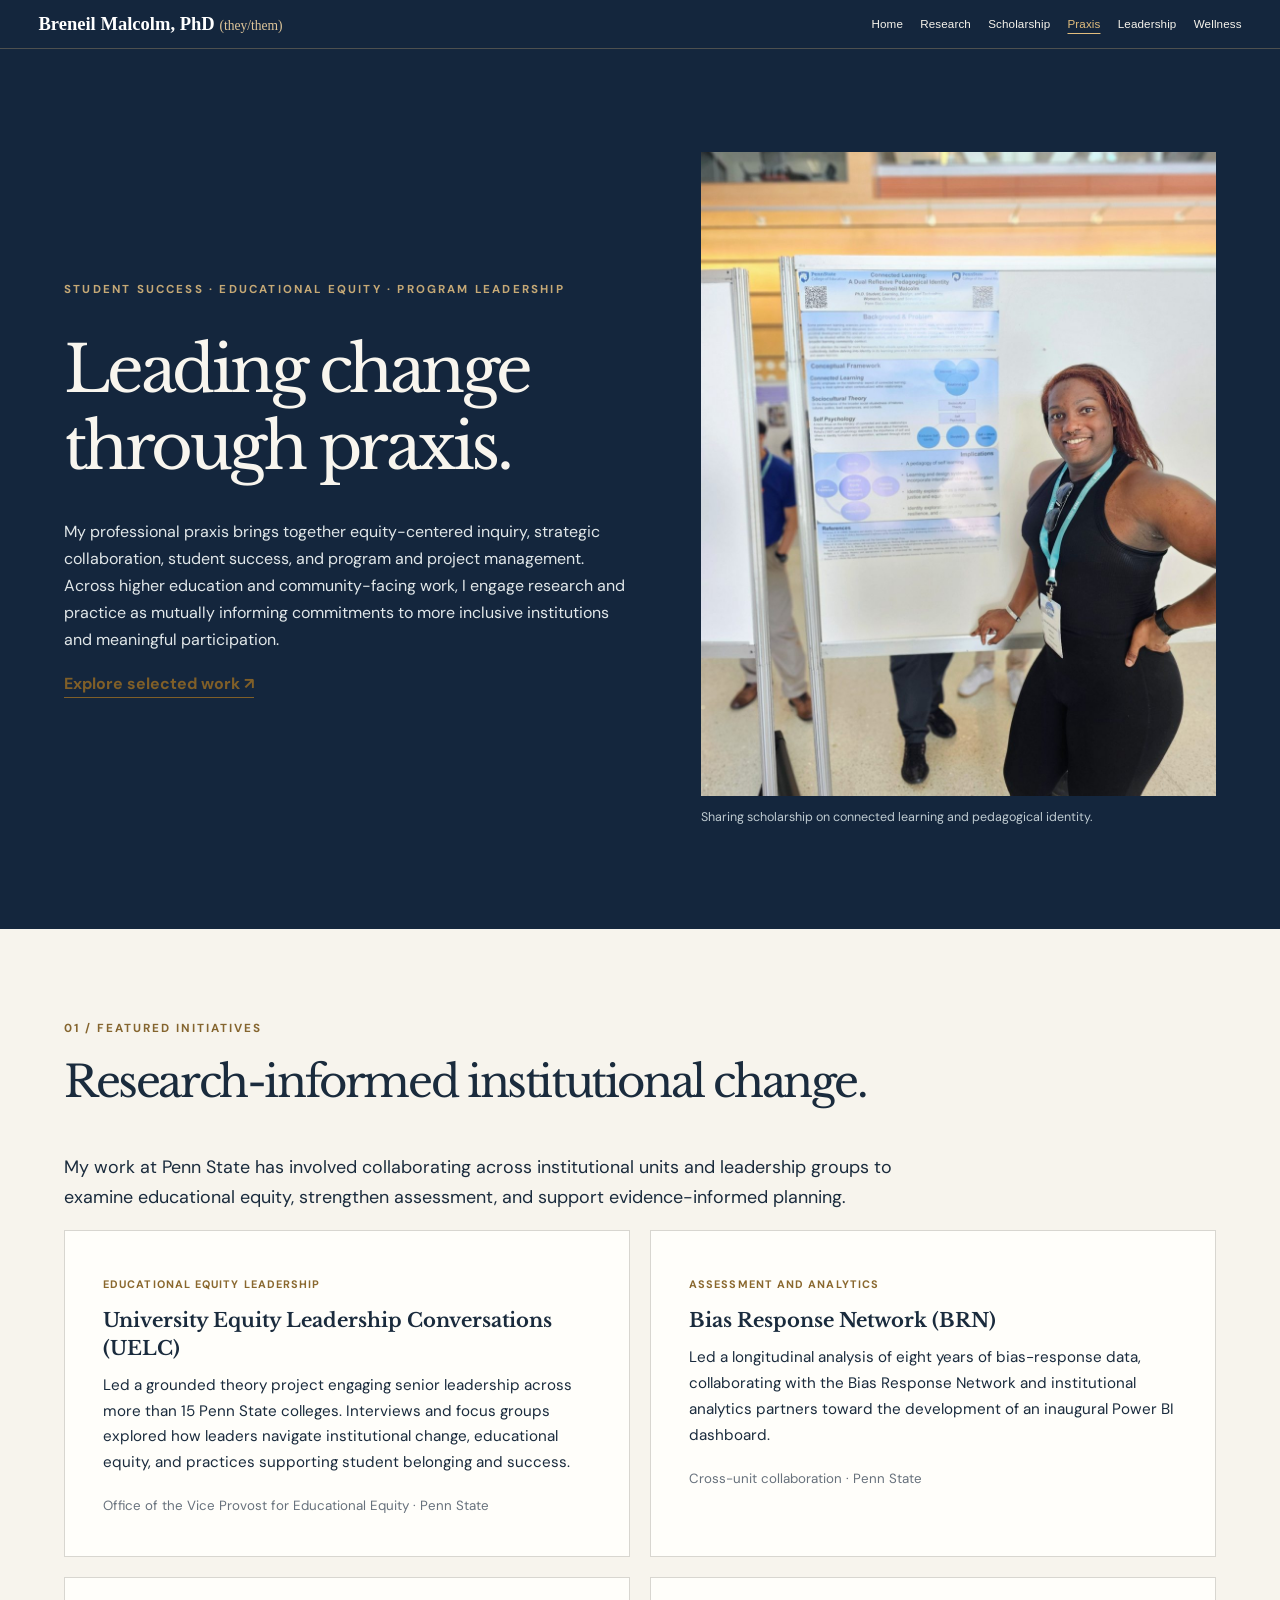
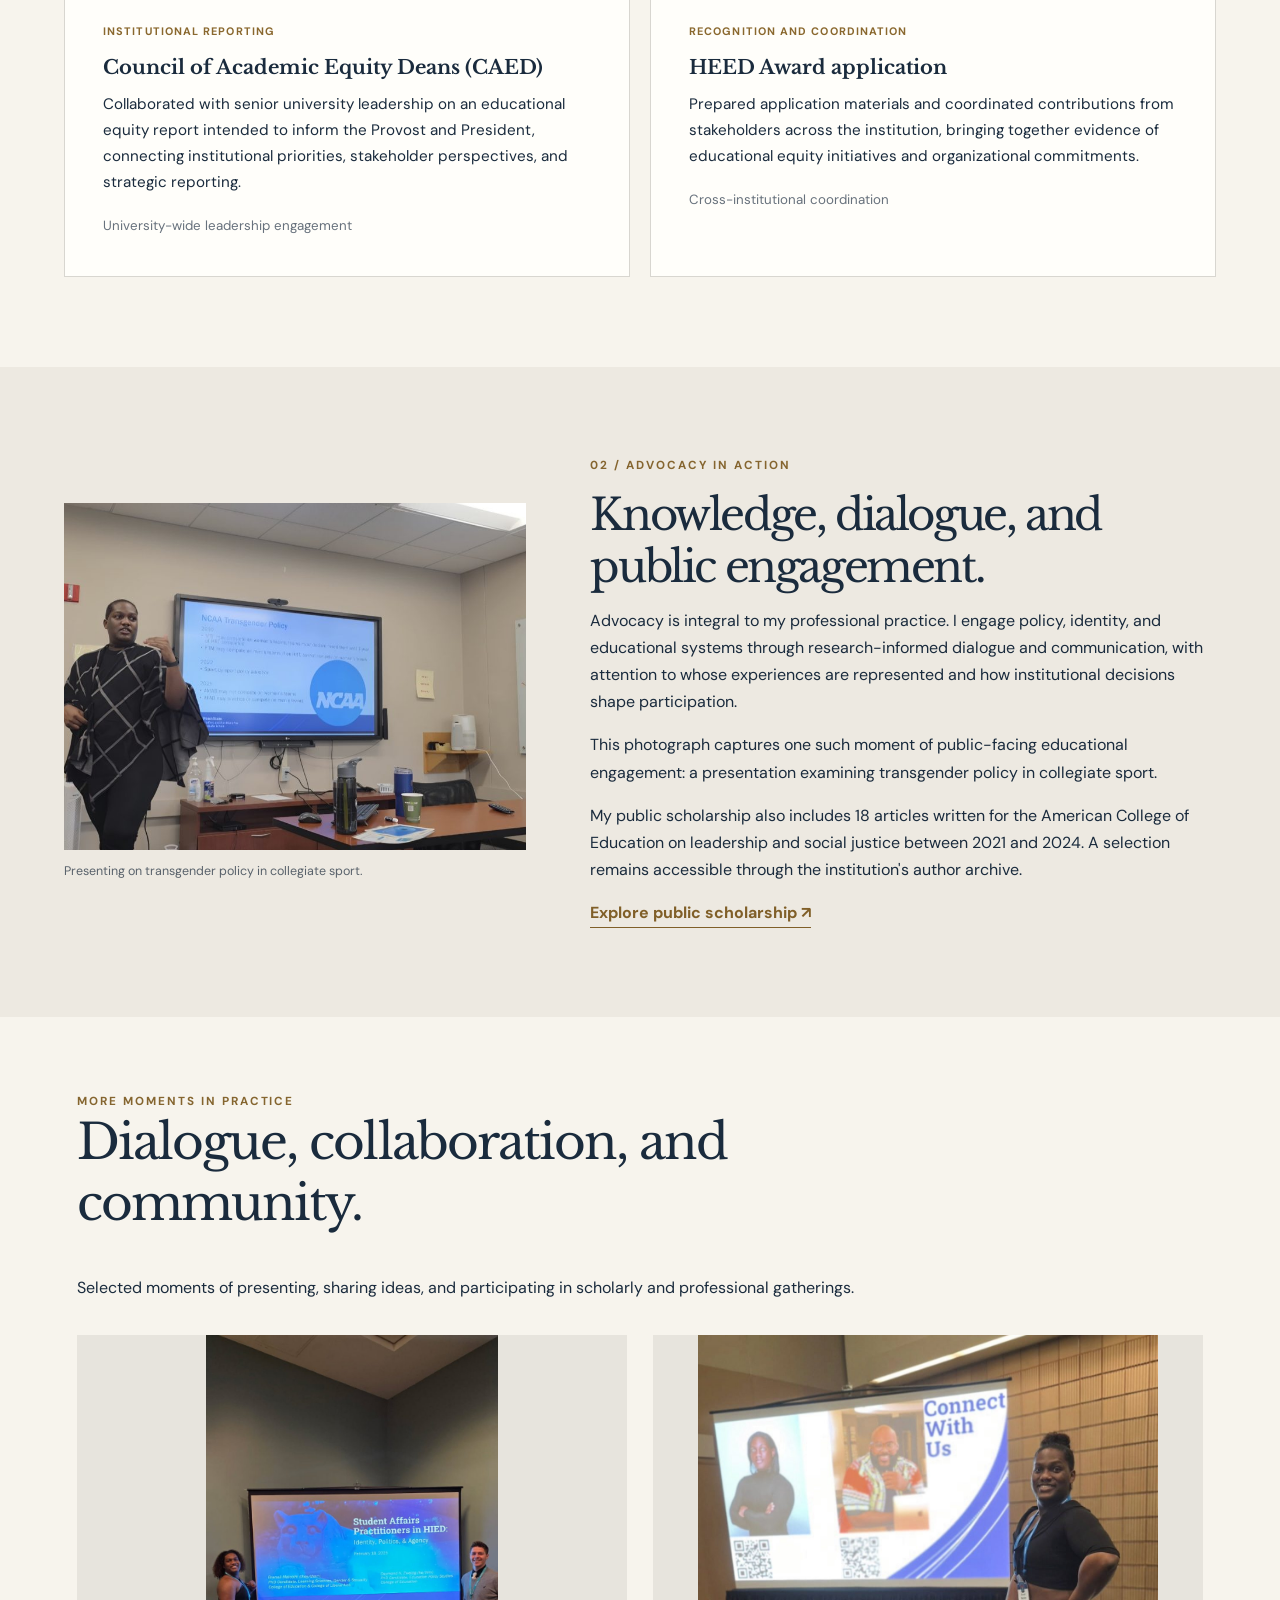
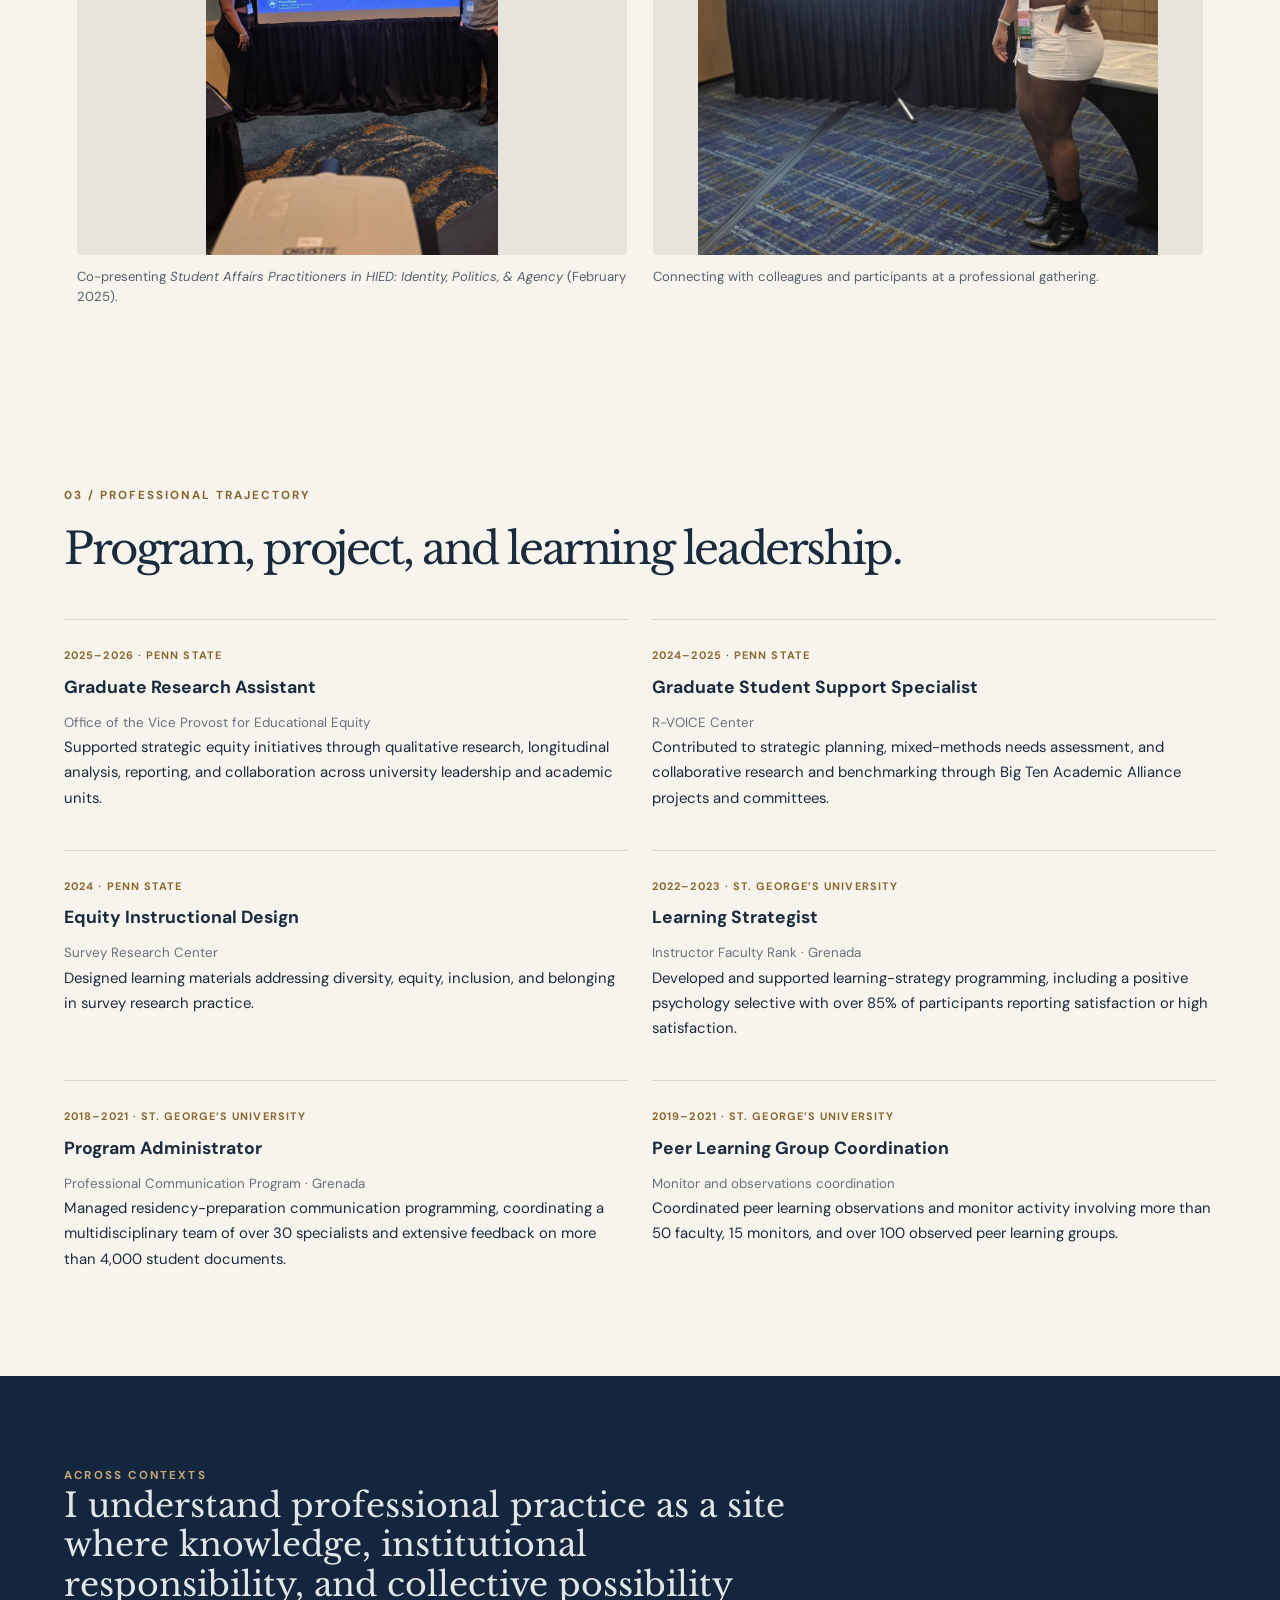
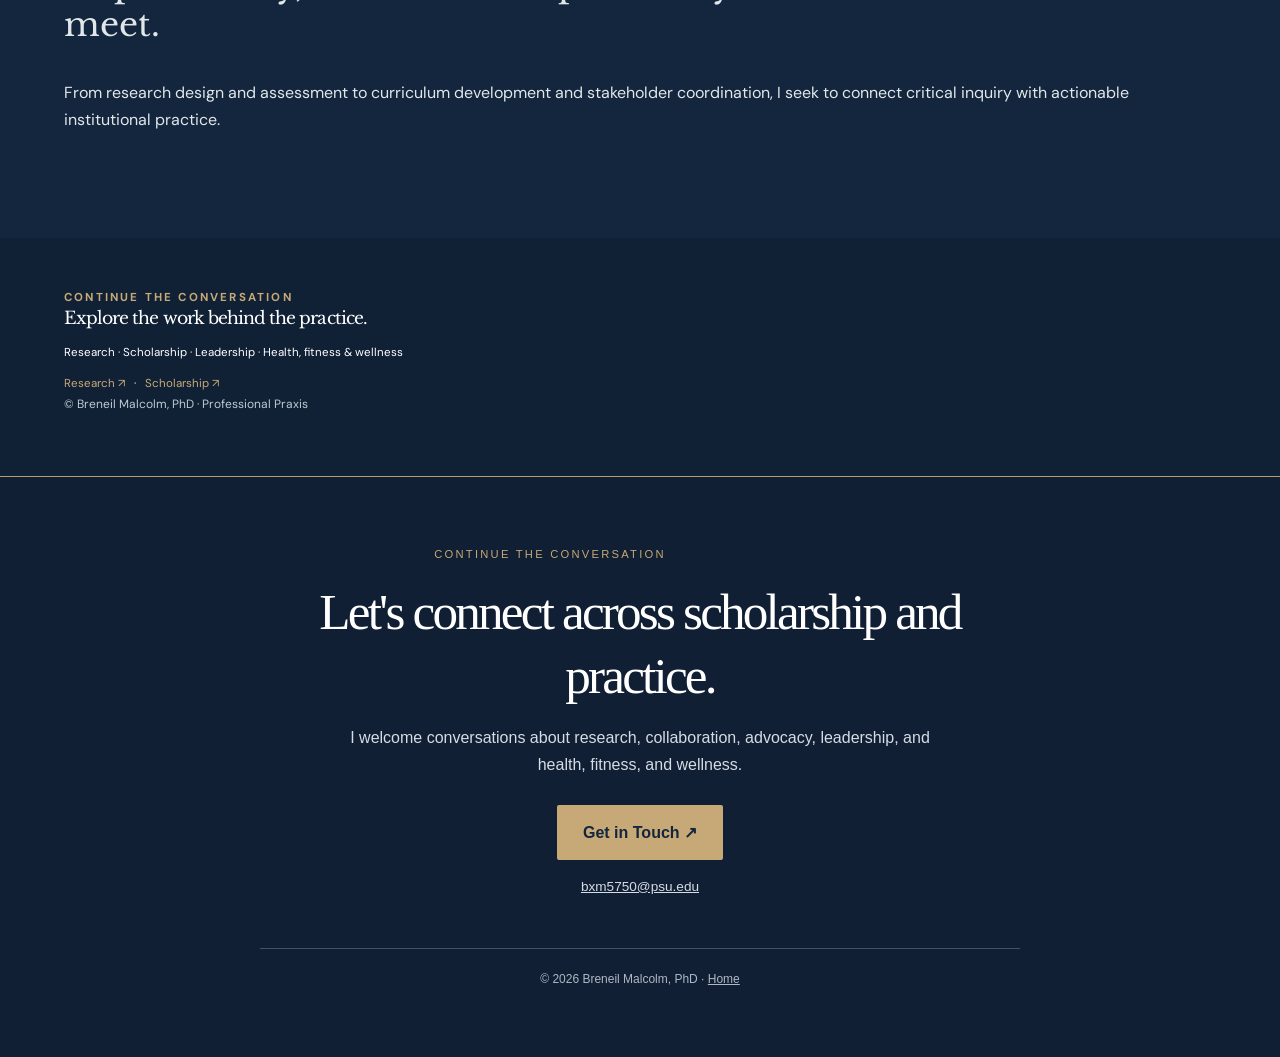
<file: professional-praxis.html>
<!DOCTYPE html>
<html lang="en"><head><meta charset="utf-8"/><meta content="width=device-width,initial-scale=1" name="viewport"/><meta content="Professional praxis, educational equity, advocacy, and program leadership by Breneil Malcolm, PhD." name="description"/><title>Professional Praxis | Breneil Malcolm, PhD</title><style>@import url('https://fonts.googleapis.com/css2?family=DM+Sans:wght@400;500;600;700&family=Libre+Baskerville:ital,wght@0,400;0,700;1,400&display=swap');
:root{--navy:#14263d;--navy2:#1d344b;--ivory:#f7f4ed;--gold:#c6a976;--ink:#1a2b3d;--muted:#67717c;--line:#d8d6d0}*{box-sizing:border-box}html{scroll-behavior:smooth}body{margin:0;background:var(--ivory);color:var(--ink);font-family:'DM Sans',Arial,sans-serif;line-height:1.7}a{color:inherit}a:focus-visible,button:focus-visible{outline:3px solid var(--gold);outline-offset:4px}.skip{position:absolute;left:-9999px;z-index:50;background:white;padding:1rem}.skip:focus{left:1rem;top:1rem}.site-header{position:sticky;top:0;z-index:30;display:flex;align-items:center;justify-content:space-between;gap:1rem;padding:16px max(5vw,22px);background:rgba(20,38,61,.98);border-bottom:1px solid #405066;color:white}.brand{text-decoration:none;font-family:Georgia,serif;font-size:clamp(.98rem,1.6vw,1.35rem);line-height:1.2;font-weight:700;white-space:nowrap;letter-spacing:-.025em}.brand span{color:var(--gold)}nav{display:flex;align-items:center;gap:clamp(12px,2vw,30px)}nav a{text-decoration:none;font-size:.76rem;letter-spacing:.04em}nav a:hover,.text-link:hover{color:var(--gold)}.nav-contact{border:1px solid var(--gold);padding:9px 14px}.menu-toggle{display:none;background:transparent;color:white;border:1px solid #738092;padding:8px 12px;cursor:pointer}.hero{background:var(--navy);color:white;padding:6vw 6vw 1.5rem;min-height:680px}.hero-grid{max-width:1340px;margin:auto;display:grid;grid-template-columns:1.25fr .75fr;align-items:center;gap:5vw}.eyebrow,.section-meta,.micro,.small-label,.pub-type{font-size:.66rem;font-weight:700;letter-spacing:.19em;text-transform:uppercase}.eyebrow{color:var(--gold)}.eyebrow span{margin:0 .45rem}.hero-name{font-size:.9rem;font-weight:600;margin-top:4rem}.hero-name span{font-size:.72rem;color:#bac4d0;font-weight:400;margin-left:10px}h1,h2,h3,p{margin-top:0}h1,h2{font-family:'Libre Baskerville',Georgia,serif;font-weight:400;letter-spacing:-.055em;line-height:1.2}h1{font-size:clamp(3rem,5.3vw,6.5rem);max-width:900px;margin:0 0 2rem}h1 em,h2 em{font-weight:400;color:var(--gold)}.hero-description{max-width:570px;font-size:1rem;color:#d7dfe6}.actions{display:flex;gap:12px;flex-wrap:wrap;margin-top:2.3rem}.button{display:inline-flex;align-items:center;gap:24px;padding:13px 20px;font-size:.8rem;font-weight:700;text-decoration:none;transition:transform .2s}.button:hover{transform:translateY(-3px)}.gold{background:var(--gold);color:var(--navy)}.outline{border:1px solid #8491a0;color:white}.portrait{margin:0;position:relative;align-self:stretch;min-height:510px;overflow:hidden;background:#304054}.portrait img{display:block;width:100%;height:100%;object-fit:cover;object-position:center 27%;position:absolute;inset:0}.portrait figcaption{position:absolute;bottom:0;left:0;right:0;padding:16px 20px;background:linear-gradient(transparent,rgba(0,0,0,.65));font-size:.7rem;letter-spacing:.1em}.hero-foot{max-width:1340px;margin:4rem auto 0;padding-top:1.2rem;border-top:1px solid #40546a;display:flex;justify-content:space-between;font-size:.65rem;letter-spacing:.17em;color:#aebac6}.section{display:grid;grid-template-columns:230px minmax(0,1fr);gap:5vw;padding:110px max(6vw,24px);max-width:1550px;margin:auto}.section-meta{color:#78818b;padding-top:10px}.section-body,.intro-body{max-width:1000px}.ink{color:#9c7c48}.intro h2,.section h2,.pair-card h2,.feature h2{font-size:clamp(2.2rem,4.1vw,4.5rem);max-width:950px;margin-bottom:2.2rem}.intro h2 em,.praxis h2 em,.scholarship h2 em,.connect h2 em,.wellness h2 em{color:#9c7c48}.intro p:not(.eyebrow){font-size:1.06rem;max-width:780px;color:#384453}.intro p+p{margin-top:1.2rem}.feature{background:var(--navy2);color:white;padding:100px 6vw}.feature-inner{max-width:1350px;margin:auto;display:grid;grid-template-columns:190px minmax(0,1fr) 250px;gap:4vw}.light{color:#b6c0cb}.feature-copy p:not(.eyebrow){max-width:740px;color:#d4dce3}.text-link{text-decoration:none;border-bottom:1px solid currentColor;padding-bottom:7px;display:inline-block;font-weight:700;font-size:.83rem;margin-top:1rem}.light-link{color:var(--gold)}.research-aside{border-left:1px solid #627084;padding-left:25px;display:flex;flex-direction:column;gap:18px;padding-top:55px}.research-aside span{font-size:.68rem;letter-spacing:.15em;color:var(--gold)}.research-aside p{font-size:.8rem;color:#d0d8e0;margin-top:2rem}.heading-row{display:flex;justify-content:space-between;gap:20px;align-items:end}.small-label{color:var(--muted);padding-bottom:2rem}.publication{display:grid;grid-template-columns:65px 1fr 25px;gap:25px;padding:30px 0;border-top:1px solid var(--line)}.publication:last-of-type{border-bottom:1px solid var(--line)}.pub-year{font-family:Georgia,serif;font-size:1.2rem;color:#9c7c48}.pub-type{color:#927448}.publication h3{font-family:Georgia,serif;font-weight:400;font-size:1.27rem;line-height:1.45;margin-bottom:.5rem}.publication p:not(.pub-type){font-size:.82rem;color:var(--muted);margin:0}.publication a{text-decoration:none;font-size:1.3rem}.prototype-note{font-size:.77rem;color:var(--muted);margin-top:1.6rem}.praxis{background:#eeebe3;max-width:none}.praxis .section-body{max-width:1100px}.wide-copy{max-width:780px}.project-grid{display:grid;grid-template-columns:repeat(3,1fr);gap:16px;margin-top:3rem}.project-grid article{background:var(--ivory);padding:28px;min-height:280px;border-top:3px solid var(--gold)}.project-grid span{font-size:.65rem;letter-spacing:.1em;color:#967b50}.project-grid h3{font-family:Georgia,serif;font-weight:400;font-size:1.4rem;line-height:1.3;margin-top:1.3rem}.project-grid p{font-size:.84rem;color:#53606b}.paired{display:grid;grid-template-columns:1fr 1fr}.pair-card{padding:90px 7vw;min-height:510px}.leadership{background:#263b51;color:white}.wellness{background:#ded8ca}.pair-card h2{font-size:clamp(2.1rem,3.2vw,3.7rem);margin-top:2.5rem}.pair-card p:not(.eyebrow):not(.micro){max-width:550px;font-size:.94rem}.leadership p:not(.eyebrow){color:#d6dfe8}.pair-card .micro{margin-top:3rem;color:var(--gold);line-height:1.8}.pair-card .micro.dark{color:#755d38}.connect{padding-top:130px;padding-bottom:130px}.connect p:not(.eyebrow){max-width:640px}.navy{background:var(--navy);color:white;margin-top:1rem}footer{background:#0e1d30;color:#d8dfe6;padding:30px 6vw;display:flex;align-items:center;justify-content:space-between;gap:20px;font-size:.72rem}footer a{text-decoration:none}@media(max-width:1050px){.feature-inner{grid-template-columns:130px 1fr}.research-aside{grid-column:2;display:block;padding-top:0}.research-aside span{margin-right:14px}.section{grid-template-columns:150px 1fr}.hero-grid{gap:2rem}}@media(max-width:760px){.menu-toggle{display:block}nav{display:none;position:absolute;top:100%;left:0;right:0;background:var(--navy);padding:18px 6vw 26px;flex-direction:column;align-items:stretch;border-bottom:1px solid #5a697a}nav.open{display:flex}nav a{font-size:.95rem;padding:9px 0}.nav-contact{text-align:center}.hero{padding:50px 6vw 20px;min-height:auto}.hero-grid{grid-template-columns:1fr}.hero-name{margin-top:2rem}.hero-name span{display:block;margin-left:0}.portrait{min-height:430px;max-height:570px}.hero-foot{margin-top:2rem}.section{display:block;padding:75px 6vw}.section-meta{margin-bottom:30px}.feature{padding:70px 6vw}.feature-inner{display:block}.research-aside{margin-top:3rem}.heading-row{display:block}.small-label{display:none}.project-grid,.paired{grid-template-columns:1fr}.project-grid article{min-height:0}.pair-card{min-height:0;padding:75px 6vw}.publication{grid-template-columns:50px 1fr 20px;gap:12px}.publication h3{font-size:1.1rem}footer{flex-wrap:wrap}.hero-foot span:last-child{display:none}}@media(prefers-reduced-motion:reduce){html{scroll-behavior:auto}.button{transition:none}}

.research-hero{background:var(--navy);color:#fff;padding:105px max(6vw,24px) 90px}.research-wrap{max-width:1180px;margin:auto}.research-hero h1{max-width:970px;font-size:clamp(3.2rem,6vw,6.6rem);margin:26px 0}.research-hero .lead{max-width:760px;font-size:1.15rem;color:#dce4eb}.hero-kicker{font-size:.72rem;letter-spacing:.19em;color:var(--gold);font-weight:700}.research-page-section{padding:90px max(6vw,24px);border-bottom:1px solid var(--line)}.research-page-section .research-wrap{display:grid;grid-template-columns:235px minmax(0,1fr);gap:6vw}.side-label{font-size:.7rem;letter-spacing:.16em;text-transform:uppercase;color:#7b6b52;font-weight:700;padding-top:8px}.research-page-section h2{font-size:clamp(2rem,3.6vw,3.7rem);margin:0 0 30px}.research-page-section p{max-width:780px;font-size:1.02rem}.research-page-section .statement{font-family:'Libre Baskerville',Georgia,serif;font-size:clamp(1.25rem,2.2vw,1.85rem);line-height:1.65;color:var(--navy)}.navy-section{background:#1b3048;color:#f7f4ed;border-color:#33495e}.navy-section .side-label{color:var(--gold)}.navy-section h2{color:#fff}.navy-section p{color:#e0e5eb}.navy-section .statement{color:#f4e9d6}.research-lenses{display:grid;grid-template-columns:repeat(3,1fr);gap:18px;margin-top:34px}.lens{border:1px solid var(--line);padding:28px;min-height:250px}.lens .num{color:#947a50;font-size:.72rem;letter-spacing:.14em}.lens h3{font-family:'Libre Baskerville',Georgia,serif;font-size:1.35rem;margin:18px 0 12px}.lens p{font-size:.92rem}.dialectic{display:grid;grid-template-columns:1fr auto 1fr;gap:20px;align-items:center;margin:35px 0}.dialectic .term{border-top:1px solid #a68e65;border-bottom:1px solid #a68e65;padding:24px 12px;font-family:'Libre Baskerville',Georgia,serif;font-size:clamp(1.2rem,2.5vw,2rem);text-align:center}.dialectic .middle{font-size:1.6rem;color:var(--gold)}.research-cta{background:#eae3d6;padding:70px max(6vw,24px)}.research-cta .research-wrap{display:flex;justify-content:space-between;align-items:center;gap:25px}.research-cta h2{font-size:clamp(2rem,3vw,3rem);margin:0}.research-cta a{display:inline-block;padding:14px 20px;background:var(--navy);color:#fff;text-decoration:none;font-size:.8rem}.research-note{font-size:.82rem!important;color:var(--muted);margin-top:26px}.research-page-section a{color:inherit;text-decoration-color:#b39560;text-underline-offset:4px}@media(max-width:760px){.research-page-section{padding:62px 24px}.research-page-section .research-wrap{display:block}.side-label{margin-bottom:20px}.research-lenses{grid-template-columns:1fr}.dialectic{grid-template-columns:1fr;gap:8px}.dialectic .middle{text-align:center;transform:rotate(90deg)}.research-cta .research-wrap{display:block}.research-cta a{margin-top:25px}.research-hero{padding:70px 24px}}

:root{color-scheme:light}.sch-hero{background:var(--navy);color:#fff;padding:clamp(85px,9vw,145px) 6vw 110px}.sch-inner{max-width:1180px;margin:auto}.sch-hero h1{max-width:970px;font-size:clamp(3.2rem,6.5vw,7rem)}.sch-hero p.sch-lead{max-width:720px;color:#d7dfe6;font-size:1.05rem;line-height:1.9}.sch-eyebrow{font-size:.7rem;color:var(--gold);font-weight:700;letter-spacing:.23em;text-transform:uppercase;margin-bottom:26px}.sch-statbar{display:flex;gap:40px;flex-wrap:wrap;border-top:1px solid #526174;margin-top:55px;padding-top:22px}.sch-statbar strong{font:400 2rem Georgia,serif;color:var(--gold);display:block}.sch-statbar span{font-size:.75rem;color:#d7dfe6}.sch-body{max-width:1180px;margin:auto;padding:78px 6vw 110px}.sch-controls{display:flex;gap:14px;flex-wrap:wrap;align-items:center;margin:25px 0 65px}.sch-controls input,.sch-controls select{border:1px solid #b8b8b2;background:white;color:var(--ink);padding:13px 16px;font:inherit;font-size:.9rem;border-radius:0}.sch-controls input{flex:1;min-width:220px}.sch-controls label{font-size:.75rem;font-weight:700;letter-spacing:.1em;text-transform:uppercase}.sch-section{margin-bottom:90px}.sch-section-header{display:flex;align-items:end;justify-content:space-between;gap:20px;border-bottom:2px solid var(--navy);padding-bottom:24px;margin-bottom:12px}.sch-section h2{font-size:clamp(1.9rem,3.3vw,3.2rem);margin:0}.sch-section-header span{color:var(--muted);font-size:.85rem;white-space:nowrap}.publication{display:grid;grid-template-columns:85px minmax(0,1fr);gap:25px;padding:31px 4px;border-bottom:1px solid var(--line)}.pub-year{color:#9c7e49;font-family:Georgia,serif;font-size:1.3rem}.pub-tag{font-size:.65rem;font-weight:700;letter-spacing:.15em;text-transform:uppercase;color:#876e43;margin-bottom:12px}.publication h3{font-family:'Libre Baskerville',Georgia,serif;font-size:clamp(1.04rem,1.7vw,1.35rem);font-weight:400;line-height:1.6;margin:0 0 11px;letter-spacing:-.025em}.pub-citation{font-size:.86rem;color:#536171;line-height:1.85;max-width:850px;margin-bottom:12px}.pub-link{font-size:.78rem;font-weight:700;text-decoration:none;border-bottom:1px solid #ae9364;padding-bottom:3px}.pub-link:hover{color:#9c7e49}.sch-note{padding:24px 28px;background:#eae5d9;border-left:3px solid #aa8a53;font-size:.83rem;line-height:1.8;color:#49515b}.sch-empty{display:none;padding:20px;color:var(--muted)}.sch-footer{background:var(--navy);color:#fff;padding:70px 6vw}.sch-footer-inner{max-width:1180px;margin:auto}.sch-footer h2{font-size:clamp(2rem,4vw,3.5rem);max-width:700px}.sch-footer a{color:var(--gold)}.sch-footnote{margin-top:30px;color:#c3cad2;font-size:.75rem}.publication[hidden],.sch-section[hidden]{display:none!important}@media(max-width:650px){.sch-hero{padding:75px 22px}.sch-body{padding:55px 22px}.publication{grid-template-columns:1fr;gap:5px}.sch-section-header{align-items:start;flex-direction:column}.sch-statbar{gap:22px}}


.site-header{flex-wrap:wrap}.site-header .brand{font-size:clamp(.85rem,1.2vw,1.05rem)}.p-wrap{width:min(1160px,90vw);margin:auto}.p-hero{background:var(--navy);color:#f8f5ee;padding:clamp(55px,8vw,110px) 0}.p-hero-grid{display:grid;grid-template-columns:1fr .9fr;align-items:center;gap:clamp(30px,5vw,75px)}.eyebrow{text-transform:uppercase;letter-spacing:.19em;font-size:.72rem;font-weight:700;color:var(--gold)}.p-hero h1,.p-section h2,.p-quote{font-family:'Libre Baskerville',Georgia,serif;font-weight:400;line-height:1.2}.p-hero h1{font-size:clamp(2.7rem,5vw,5rem);margin:.5em 0}.p-hero p{color:#e1e7e9;max-width:59ch}.p-photo{margin:0}.p-photo img{display:block;width:100%;height:auto;object-fit:cover}.p-hero .p-photo img{aspect-ratio:4/5;object-position:center}.p-photo figcaption{font-size:.78rem;line-height:1.5;color:#bfcbd1;padding-top:12px}.p-section{padding:clamp(56px,7vw,100px) 0}.p-section h2{font-size:clamp(2rem,3.4vw,3.2rem);margin:.4em 0 1em}.p-intro{font-size:1.12rem;max-width:75ch}.p-label{font-size:.73rem;letter-spacing:.17em;text-transform:uppercase;color:#85652f;font-weight:700}.p-grid{display:grid;grid-template-columns:repeat(2,minmax(0,1fr));gap:20px}.p-card{padding:clamp(22px,3vw,38px);border:1px solid var(--line);background:#fffefa}.p-card h3{font-family:'Libre Baskerville',Georgia,serif;font-size:1.22rem;line-height:1.4;margin:.55em 0}.p-card p{font-size:.95rem}.p-card small{color:var(--muted)}.p-tag{display:inline-block;color:#8a682e;letter-spacing:.1em;text-transform:uppercase;font-size:.68rem;font-weight:700}.p-alt{background:#ede9e1}.p-feature{display:grid;grid-template-columns:.85fr 1.15fr;gap:clamp(25px,5vw,75px);align-items:center}.p-feature .p-photo img{aspect-ratio:4/3}.p-feature .p-photo figcaption{color:#59626b}.p-feature h2{margin:.3em 0}.p-list{display:grid;grid-template-columns:1fr 1fr;gap:24px}.p-role{border-top:1px solid var(--line);padding-top:20px}.p-role h3{font-size:1.1rem;margin:.3em 0}.p-role p{font-size:.93rem}.p-role small{color:var(--muted)}.p-quote{font-size:clamp(1.4rem,2.6vw,2.4rem);max-width:32ch}.p-dark{background:var(--navy);color:white}.p-dark p{color:#e1e7e9}.p-link{display:inline-flex;gap:.4em;align-items:center;text-decoration:none;color:#805f28;border-bottom:1px solid currentColor;font-weight:700}.p-dark .p-link{color:var(--gold)}.p-footer{padding:50px 0;background:#102136;color:white}.p-footer a{color:var(--gold)}@media(max-width:780px){.p-hero-grid,.p-feature,.p-grid,.p-list{grid-template-columns:1fr}.p-hero .p-photo img{aspect-ratio:4/3}.site-header{position:relative}}

/* Header pronouns: consistent on every page */
header .brand .header-pronouns, .site-header .brand .header-pronouns {font-family: 'DM Sans', Arial, sans-serif; font-size: .63em; font-style: normal; font-weight: 500; letter-spacing: .005em; color: #e6d3b1; white-space: nowrap; margin-left: .3em;}
@media(max-width:600px){header .brand .header-pronouns, .site-header .brand .header-pronouns {font-size: .58em; margin-left: .2em;}}
</style><style>
.p-gallery{padding:75px max(6vw,24px) 90px;background:#f7f4ed}.p-gallery-inner{max-width:1320px;margin:0 auto}.p-gallery-head{max-width:800px;margin-bottom:34px}.p-gallery-head h2{font-family:'Libre Baskerville',Georgia,serif;font-weight:400;font-size:clamp(2rem,3.8vw,3.5rem);letter-spacing:-.04em;line-height:1.25}.p-gallery-grid{display:grid;grid-template-columns:1fr 1fr;gap:26px;align-items:start}.p-gallery figure{margin:0}.p-gallery img{width:100%;height:520px;object-fit:contain;display:block;background:#e7e4dd}.p-gallery figcaption{font-size:.82rem;color:#52606d;margin-top:12px;line-height:1.5}@media(max-width:760px){.p-gallery-grid{grid-template-columns:1fr}.p-gallery img{height:auto;max-height:610px}}
</style><link href="assets/site-global.css" rel="stylesheet"/><meta content="Breneil Malcolm, PhD — learning scientist, researcher, higher education leader, and health, fitness and wellness professional." name="description"/><link rel="stylesheet" href="assets/v3-refinements.css"/><style id="compact-site-header">
/* Compact two-tier header: site identity above navigation on desktop. */
.site-header {
  display: flex !important;
  flex-direction: column !important;
  align-items: center !important;
  justify-content: center !important;
  gap: 5px !important;
  padding: 9px 4vw 8px !important;
  min-height: 0 !important;
}
.site-header .brand {
  display: block;
  max-width: 100%;
  font-size: clamp(1rem, 1.45vw, 1.22rem) !important;
  line-height: 1.35 !important;
  text-align: center;
  white-space: normal !important;
}
.site-header .brand .header-pronouns {
  display: inline;
  font-size: .72em !important;
  white-space: nowrap;
  margin-left: .2em;
}
.site-header nav.v3-global-nav {
  display: flex;
  position: static;
  flex-direction: row;
  align-items: center;
  justify-content: center;
  flex-wrap: wrap;
  width: 100%;
  gap: clamp(12px, 2.2vw, 30px);
  padding: 0;
  border: 0;
  background: transparent;
}
.site-header nav.v3-global-nav a {
  padding: 3px 0;
  font-size: .73rem;
  line-height: 1.4;
}
@media (max-width: 760px) {
  .site-header {
    display: grid !important;
    grid-template-columns: minmax(0, 1fr) auto;
    align-items: center !important;
    justify-content: stretch !important;
    column-gap: 10px !important;
    row-gap: 0 !important;
    padding: 9px 4vw !important;
  }
  .site-header .brand {
    min-width: 0;
    font-size: clamp(.87rem, 3.5vw, 1.04rem) !important;
    line-height: 1.25 !important;
    text-align: left;
    overflow-wrap: normal;
  }
  .site-header .brand .header-pronouns {
    font-size: .72em !important;
  }
  .site-header .menu-toggle {
    display: inline-flex !important;
    align-items: center;
    justify-content: center;
    gap: 5px;
    position: static;
    flex-shrink: 0;
    padding: 7px 9px;
    font-size: .76rem;
    line-height: 1.2;
    white-space: nowrap;
  }
  .site-header nav.v3-global-nav {
    display: none !important;
    position: static !important;
    grid-column: 1 / -1;
    width: 100%;
    flex-direction: column;
    align-items: stretch;
    gap: 0;
    padding: 9px 0 4px;
    margin-top: 8px;
    border-top: 1px solid #405066;
    border-bottom: 0;
    background: transparent;
  }
  .site-header nav.v3-global-nav.open { display: flex !important; }
  .site-header nav.v3-global-nav a {
    padding: 8px 4px;
    font-size: .87rem;
  }
}
@media (max-width: 380px) {
  .site-header { padding-left: 12px !important; padding-right: 12px !important; }
  .site-header .brand { font-size: .84rem !important; }
  .site-header .brand .header-pronouns { font-size: .7em !important; }
  .site-header .menu-toggle { padding: 6px 7px; font-size: .72rem; }
}
</style>
<style id="unified-portfolio-header-styles">
/* Identical site header across all six pages. */
header.unified-site-header {box-sizing:border-box!important;position:relative!important;top:auto!important;left:auto!important;right:auto!important;z-index:100!important;width:100%!important;max-width:none!important;min-height:0!important;height:auto!important;margin:0!important;padding:13px clamp(16px,3vw,42px)!important;background:#14263d!important;border-bottom:1px solid rgba(198,169,118,.32)!important;display:flex!important;align-items:center!important;justify-content:space-between!important;gap:20px!important;flex-wrap:nowrap!important;box-shadow:none!important;transform:none!important;}
header.unified-site-header,header.unified-site-header * {box-sizing:border-box!important;}
header.unified-site-header .unified-brand {font-family:Georgia,'Times New Roman',serif!important;font-size:clamp(16px,1.45vw,21px)!important;font-weight:600!important;line-height:1.2!important;letter-spacing:0!important;color:#fff!important;text-decoration:none!important;white-space:nowrap!important;display:inline-block!important;flex-shrink:0!important;margin:0!important;padding:0!important;text-transform:none!important;}
header.unified-site-header .unified-pronouns {font-family:inherit!important;font-size:.73em!important;font-weight:400!important;color:#dfc69a!important;white-space:nowrap!important;}
header.unified-site-header .unified-nav {position:static!important;display:flex!important;flex-direction:row!important;flex-wrap:nowrap!important;align-items:center!important;justify-content:flex-end!important;gap:clamp(9px,1.35vw,22px)!important;max-width:none!important;width:auto!important;height:auto!important;min-height:0!important;overflow:visible!important;background:transparent!important;box-shadow:none!important;border:0!important;padding:0!important;margin:0!important;transform:none!important;visibility:visible!important;opacity:1!important;}
header.unified-site-header .unified-nav a {display:inline-block!important;position:static!important;padding:3px 0!important;margin:0!important;font-family:Arial,Helvetica,sans-serif!important;font-size:clamp(10px,.91vw,13px)!important;line-height:1.35!important;letter-spacing:.01em!important;text-transform:none!important;color:#f7f4ec!important;text-decoration:none!important;white-space:nowrap!important;background:transparent!important;border:0!important;}
header.unified-site-header .unified-nav a:hover,header.unified-site-header .unified-nav a[aria-current="page"] {color:#e2bd7d!important;text-decoration:underline!important;text-underline-offset:5px!important;}
header.unified-site-header .unified-menu-toggle {display:none!important;}
@media(max-width:900px){
 header.unified-site-header {padding:11px 16px!important;gap:8px!important;flex-wrap:wrap!important;align-items:center!important;}
 header.unified-site-header .unified-brand {font-size:clamp(15px,3.5vw,19px)!important;white-space:normal!important;flex:1 1 0!important;min-width:0!important;}
 header.unified-site-header .unified-pronouns {font-size:.78em!important;}
 header.unified-site-header .unified-menu-toggle {display:inline-flex!important;align-items:center!important;justify-content:center!important;gap:7px!important;flex:0 0 auto!important;padding:8px 11px!important;margin:0!important;min-width:75px!important;min-height:38px!important;background:transparent!important;border:1px solid #b9a37f!important;border-radius:5px!important;color:#fff!important;font:600 12px Arial,Helvetica,sans-serif!important;line-height:1!important;letter-spacing:0!important;cursor:pointer!important;visibility:visible!important;opacity:1!important;}
 header.unified-site-header .unified-nav {display:none!important;flex:0 0 100%!important;width:100%!important;flex-direction:column!important;align-items:stretch!important;gap:0!important;padding:8px 0 0!important;border-top:1px solid rgba(198,169,118,.25)!important;margin-top:4px!important;}
 header.unified-site-header .unified-nav.is-open {display:flex!important;}
 header.unified-site-header .unified-nav a {font-size:14px!important;padding:10px 5px!important;white-space:normal!important;}
}
@media(max-width:360px){header.unified-site-header .unified-brand {font-size:14px!important;}header.unified-site-header .unified-menu-toggle{padding:7px!important;min-width:65px!important;}}
</style>
</head><body>
<a class="skip" href="#main">Skip to content</a><header class="unified-site-header"><a class="unified-brand" href="index.html" aria-label="Breneil Malcolm, PhD (they/them), homepage">Breneil Malcolm, PhD <span class="unified-pronouns">(they/them)</span></a><button class="unified-menu-toggle" type="button" aria-controls="unified-site-nav" aria-expanded="false">Menu <span aria-hidden="true">☰</span></button><nav id="unified-site-nav" class="unified-nav" aria-label="Site navigation"><a href="index.html">Home</a><a href="research.html">Research</a><a href="scholarship.html">Scholarship</a><a href="professional-praxis.html" aria-current="page">Praxis</a><a href="leadership-service.html">Leadership</a><a href="health-fitness-wellness.html">Wellness</a></nav></header>
<main id="main"><section class="p-hero"><div class="p-wrap p-hero-grid"><div><div class="eyebrow">Student success · Educational equity · Program leadership</div><h1>Leading change through praxis.</h1><p>My professional praxis brings together equity-centered inquiry, strategic collaboration, student success, and program and project management. Across higher education and community-facing work, I engage research and practice as mutually informing commitments to more inclusive institutions and meaningful participation.</p><a class="p-link" href="#initiatives">Explore selected work ↗</a></div><figure class="p-photo"><img alt="Breneil standing beside their Connected Learning: A Dual Reflexive Pedagogical Identity research poster at a scholarly event." decoding="async" loading="eager" src="assets/professional-praxis-1.jpg"/><figcaption>Sharing scholarship on connected learning and pedagogical identity.</figcaption></figure></div></section>
<section class="p-section" id="initiatives"><div class="p-wrap"><div class="p-label">01 / Featured initiatives</div><h2>Research-informed institutional change.</h2><p class="p-intro">My work at Penn State has involved collaborating across institutional units and leadership groups to examine educational equity, strengthen assessment, and support evidence-informed planning.</p><div class="p-grid">
<article class="p-card"><div class="p-tag">Educational equity leadership</div><h3>University Equity Leadership Conversations (UELC)</h3><p>Led a grounded theory project engaging senior leadership across more than 15 Penn State colleges. Interviews and focus groups explored how leaders navigate institutional change, educational equity, and practices supporting student belonging and success.</p><small>Office of the Vice Provost for Educational Equity · Penn State</small></article>
<article class="p-card"><div class="p-tag">Assessment and analytics</div><h3>Bias Response Network (BRN)</h3><p>Led a longitudinal analysis of eight years of bias-response data, collaborating with the Bias Response Network and institutional analytics partners toward the development of an inaugural Power BI dashboard.</p><small>Cross-unit collaboration · Penn State</small></article>
<article class="p-card"><div class="p-tag">Institutional reporting</div><h3>Council of Academic Equity Deans (CAED)</h3><p>Collaborated with senior university leadership on an educational equity report intended to inform the Provost and President, connecting institutional priorities, stakeholder perspectives, and strategic reporting.</p><small>University-wide leadership engagement</small></article>
<article class="p-card"><div class="p-tag">Recognition and coordination</div><h3>HEED Award application</h3><p>Prepared application materials and coordinated contributions from stakeholders across the institution, bringing together evidence of educational equity initiatives and organizational commitments.</p><small>Cross-institutional coordination</small></article>
</div></div></section>
<section class="p-section p-alt" id="advocacy"><div class="p-wrap p-feature"><figure class="p-photo"><img alt="Breneil delivering a presentation beside a screen discussing NCAA transgender policy." decoding="async" loading="lazy" src="assets/professional-praxis-2.jpg"/><figcaption>Presenting on transgender policy in collegiate sport.</figcaption></figure><div><div class="p-label">02 / Advocacy in action</div><h2>Knowledge, dialogue, and public engagement.</h2><p>Advocacy is integral to my professional practice. I engage policy, identity, and educational systems through research-informed dialogue and communication, with attention to whose experiences are represented and how institutional decisions shape participation.</p><p>This photograph captures one such moment of public-facing educational engagement: a presentation examining transgender policy in collegiate sport.</p><p>My public scholarship also includes 18 articles written for the American College of Education on leadership and social justice between 2021 and 2024. A selection remains accessible through the institution's author archive.</p><a class="p-link" href="https://ace.edu/blog/blogger/breneil-malcolm/" rel="noopener noreferrer" target="_blank">Explore public scholarship ↗</a></div></div></section>
<section aria-labelledby="gallery-heading" class="p-gallery"><div class="p-gallery-inner"><div class="p-gallery-head"><div class="p-label">More moments in practice</div><h2 id="gallery-heading">Dialogue, collaboration, and community.</h2><p>Selected moments of presenting, sharing ideas, and participating in scholarly and professional gatherings.</p></div><div class="p-gallery-grid"><figure><img alt="Breneil and a co-presenter standing beside a presentation screen titled Student Affairs Practitioners in HIED: Identity, Politics, and Agency." decoding="async" loading="lazy" src="assets/professional-praxis-3.jpg"/><figcaption>Co-presenting <em>Student Affairs Practitioners in HIED: Identity, Politics, &amp; Agency</em> (February 2025).</figcaption></figure><figure><img alt="Breneil at a professional gathering beside a projection screen reading Connect With Us." decoding="async" loading="lazy" src="assets/professional-praxis-4.jpg"/><figcaption>Connecting with colleagues and participants at a professional gathering.</figcaption></figure></div></div></section>
<section class="p-section" id="experience"><div class="p-wrap"><div class="p-label">03 / Professional trajectory</div><h2>Program, project, and learning leadership.</h2><div class="p-list">
<div class="p-role"><div class="p-tag">2025–2026 · Penn State</div><h3>Graduate Research Assistant</h3><small>Office of the Vice Provost for Educational Equity</small><p>Supported strategic equity initiatives through qualitative research, longitudinal analysis, reporting, and collaboration across university leadership and academic units.</p></div>
<div class="p-role"><div class="p-tag">2024–2025 · Penn State</div><h3>Graduate Student Support Specialist</h3><small>R-VOICE Center</small><p>Contributed to strategic planning, mixed-methods needs assessment, and collaborative research and benchmarking through Big Ten Academic Alliance projects and committees.</p></div>
<div class="p-role"><div class="p-tag">2024 · Penn State</div><h3>Equity Instructional Design</h3><small>Survey Research Center</small><p>Designed learning materials addressing diversity, equity, inclusion, and belonging in survey research practice.</p></div>
<div class="p-role"><div class="p-tag">2022–2023 · St. George’s University</div><h3>Learning Strategist</h3><small>Instructor Faculty Rank · Grenada</small><p>Developed and supported learning-strategy programming, including a positive psychology selective with over 85% of participants reporting satisfaction or high satisfaction.</p></div>
<div class="p-role"><div class="p-tag">2018–2021 · St. George’s University</div><h3>Program Administrator</h3><small>Professional Communication Program · Grenada</small><p>Managed residency-preparation communication programming, coordinating a multidisciplinary team of over 30 specialists and extensive feedback on more than 4,000 student documents.</p></div>
<div class="p-role"><div class="p-tag">2019–2021 · St. George’s University</div><h3>Peer Learning Group Coordination</h3><small>Monitor and observations coordination</small><p>Coordinated peer learning observations and monitor activity involving more than 50 faculty, 15 monitors, and over 100 observed peer learning groups.</p></div>
</div></div></section>
<section class="p-section p-dark"><div class="p-wrap"><div class="eyebrow">Across contexts</div><p class="p-quote">I understand professional practice as a site where knowledge, institutional responsibility, and collective possibility meet.</p><p>From research design and assessment to curriculum development and stakeholder coordination, I seek to connect critical inquiry with actionable institutional practice.</p></div></section>
</main><footer class="p-footer" id="connect"><div class="p-wrap"><div class="eyebrow">Continue the conversation</div><h2>Explore the work behind the practice.</h2><p>Research · Scholarship · Leadership · Health, fitness &amp; wellness</p><a href="research.html">Research ↗</a>   ·   <a href="scholarship.html">Scholarship ↗</a><p style="font-size:.75rem;color:#bfcbd1">© Breneil Malcolm, PhD · Professional Praxis</p></div></footer><section class="v3-contact-footer" aria-label="Get in touch"><div class="v3-contact-inner"><p class="v3-contact-kicker">Continue the conversation</p><h2>Let's connect across scholarship and practice.</h2><p>I welcome conversations about research, collaboration, advocacy, leadership, and health, fitness, and wellness.</p><a class="v3-contact-button" href="mailto:bxm5750@psu.edu?subject=Inquiry%20via%20breneil.com">Get in Touch ↗</a><a class="v3-contact-email" href="mailto:bxm5750@psu.edu">bxm5750@psu.edu</a><div class="v3-contact-bottom">© 2026 Breneil Malcolm, PhD · <a href="index.html" style="color:inherit">Home</a></div></div></section><script id="unified-portfolio-header-script">
(function(){var header=document.querySelector('header.unified-site-header');if(!header)return;var button=header.querySelector('.unified-menu-toggle');var nav=header.querySelector('.unified-nav');button.addEventListener('click',function(){var open=nav.classList.toggle('is-open');button.setAttribute('aria-expanded',String(open));});nav.addEventListener('click',function(event){if(event.target.closest('a')){nav.classList.remove('is-open');button.setAttribute('aria-expanded','false');}});document.addEventListener('keydown',function(event){if(event.key==='Escape'){nav.classList.remove('is-open');button.setAttribute('aria-expanded','false');}});})();
</script></body></html>
</file>
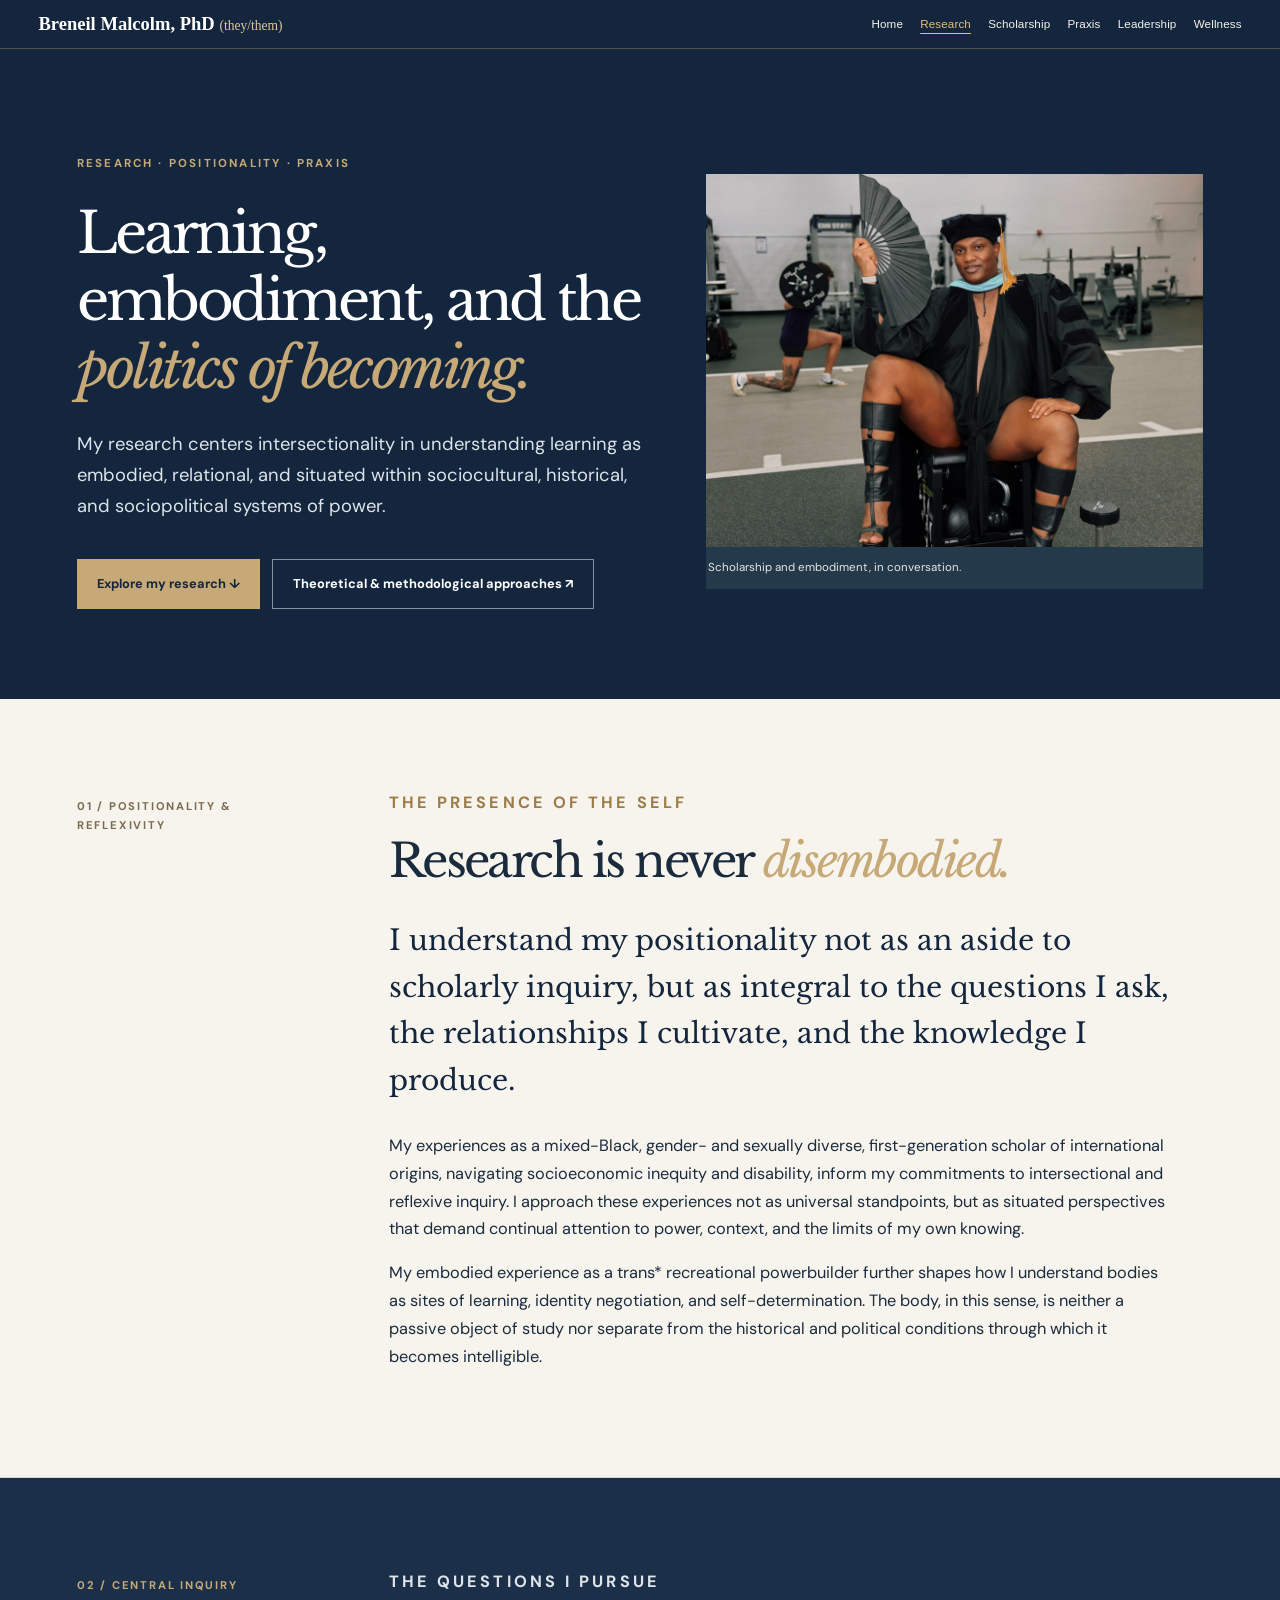
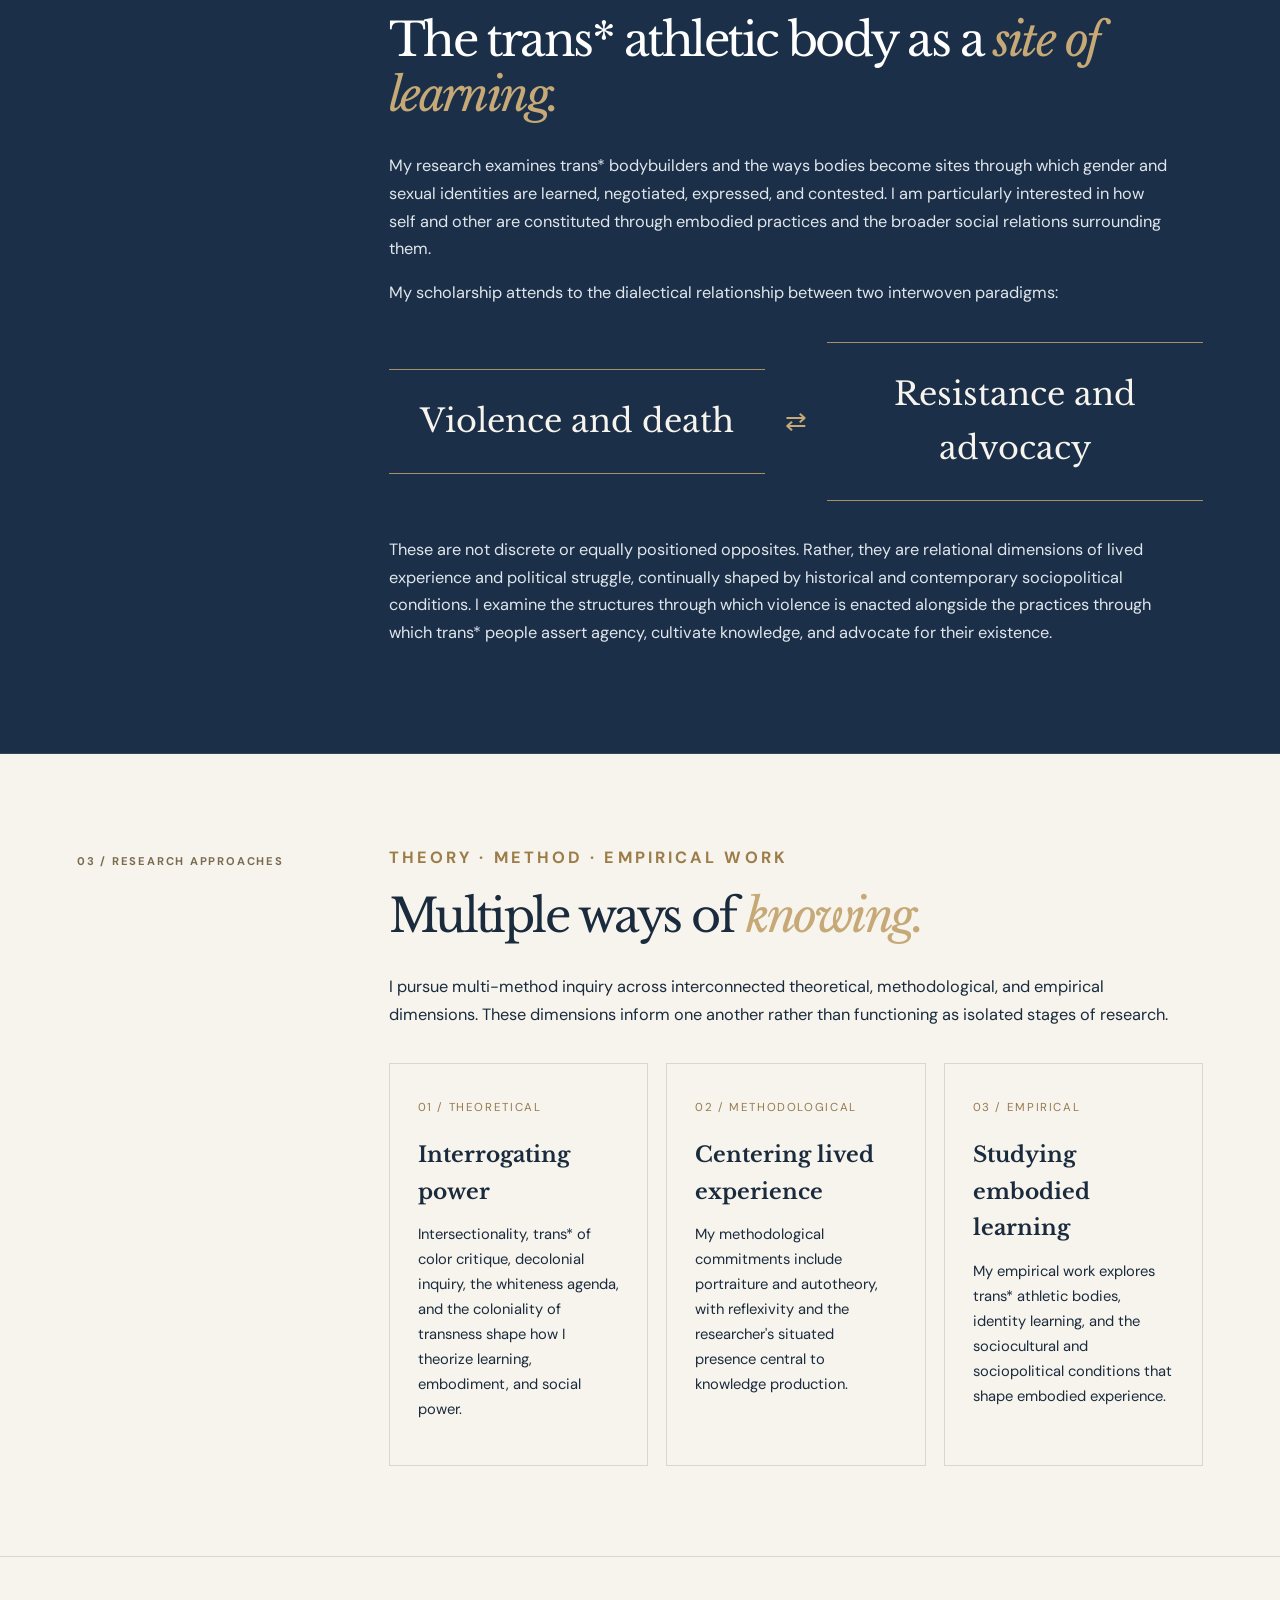
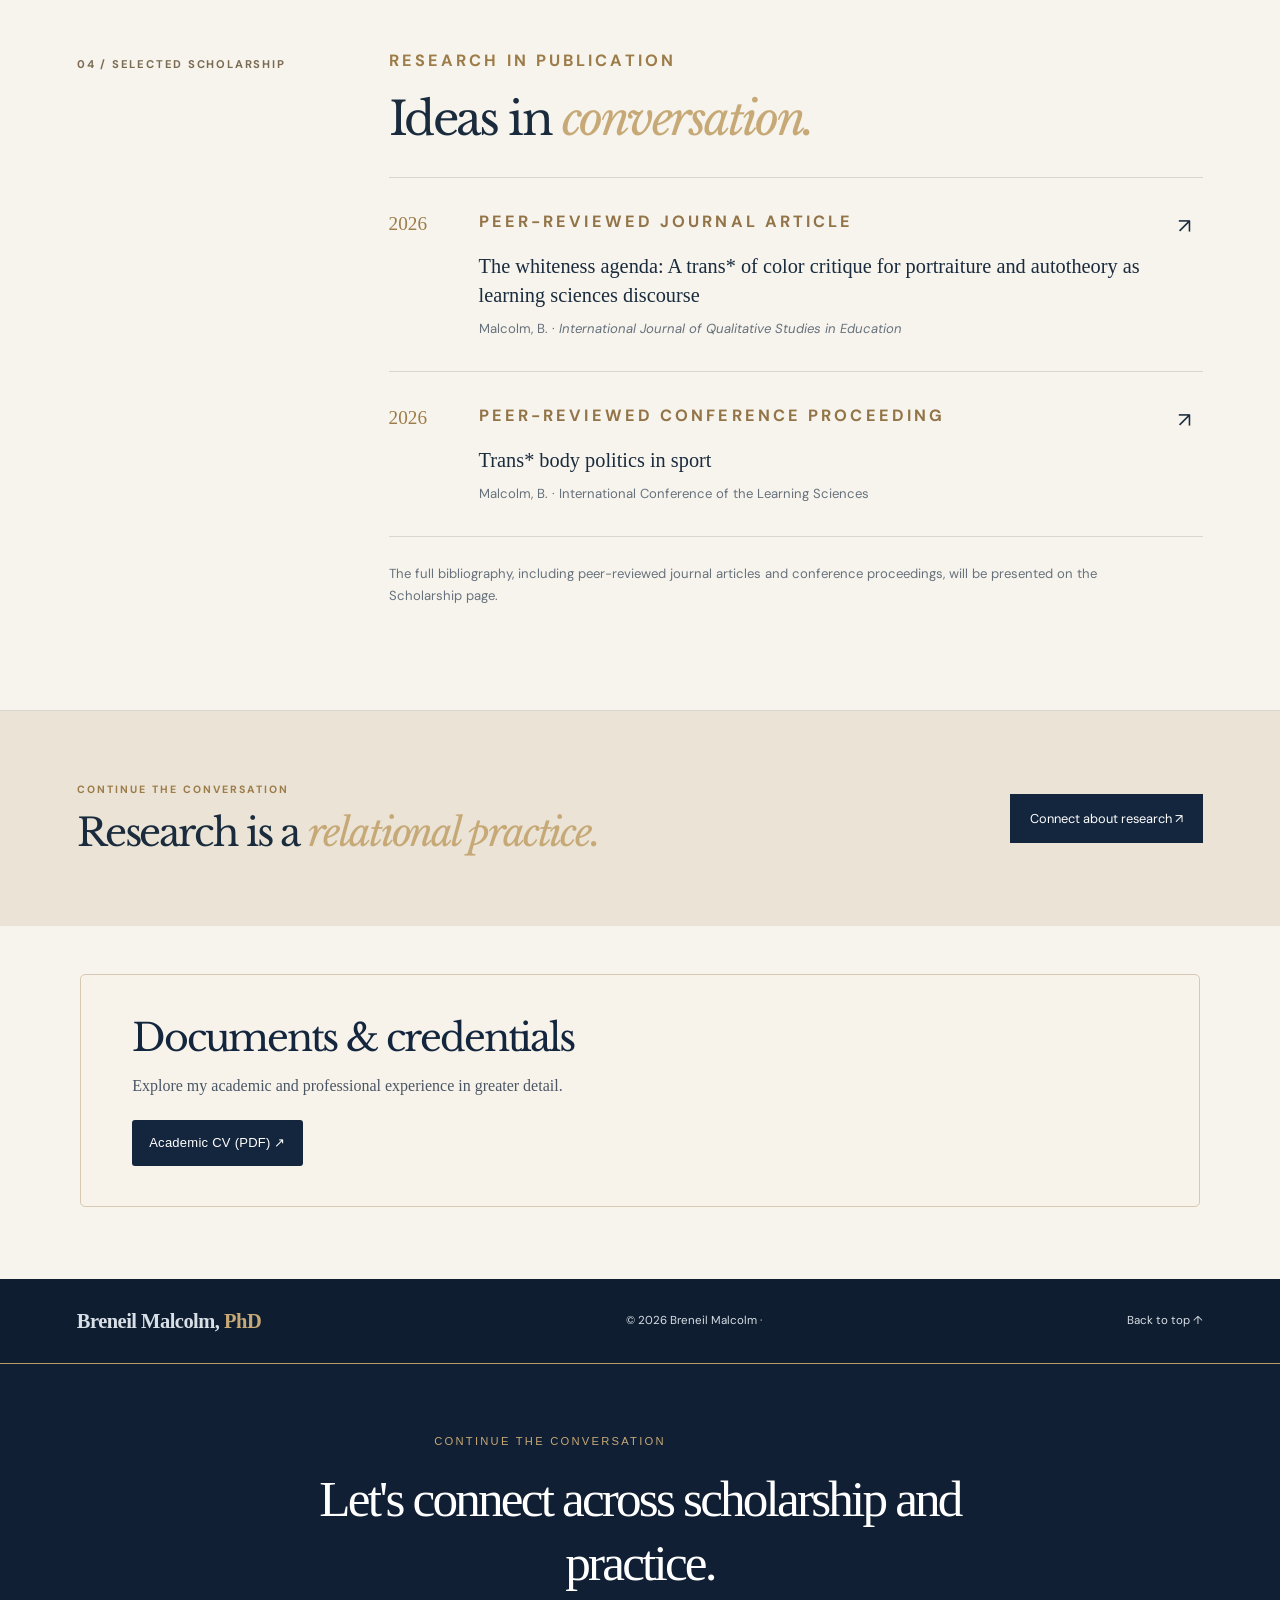
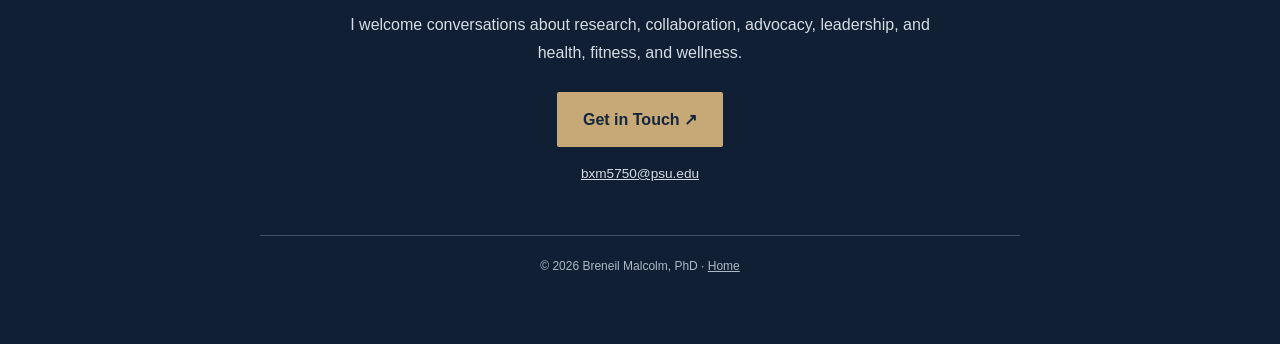
<file: research.html>
<!DOCTYPE html>

<html lang="en"><head><meta charset="utf-8"/><meta content="width=device-width,initial-scale=1" name="viewport"/><meta content="Research of Breneil Malcolm, PhD: intersectional learning sciences, trans* embodiment, and equity-centered inquiry." name="description"/><title>Research | Breneil Malcolm, PhD</title><style>@import url('https://fonts.googleapis.com/css2?family=DM+Sans:wght@400;500;600;700&family=Libre+Baskerville:ital,wght@0,400;0,700;1,400&display=swap');
:root{--navy:#14263d;--navy2:#1d344b;--ivory:#f7f4ed;--gold:#c6a976;--ink:#1a2b3d;--muted:#67717c;--line:#d8d6d0}*{box-sizing:border-box}html{scroll-behavior:smooth}body{margin:0;background:var(--ivory);color:var(--ink);font-family:'DM Sans',Arial,sans-serif;line-height:1.7}a{color:inherit}a:focus-visible,button:focus-visible{outline:3px solid var(--gold);outline-offset:4px}.skip{position:absolute;left:-9999px;z-index:50;background:white;padding:1rem}.skip:focus{left:1rem;top:1rem}.site-header{position:sticky;top:0;z-index:30;display:flex;align-items:center;justify-content:space-between;gap:1rem;padding:16px max(5vw,22px);background:rgba(20,38,61,.98);border-bottom:1px solid #405066;color:white}.brand{text-decoration:none;font-family:Georgia,serif;font-size:clamp(.98rem,1.6vw,1.35rem);line-height:1.2;font-weight:700;white-space:nowrap;letter-spacing:-.025em}.brand span{color:var(--gold)}nav{display:flex;align-items:center;gap:clamp(12px,2vw,30px)}nav a{text-decoration:none;font-size:.76rem;letter-spacing:.04em}nav a:hover,.text-link:hover{color:var(--gold)}.nav-contact{border:1px solid var(--gold);padding:9px 14px}.menu-toggle{display:none;background:transparent;color:white;border:1px solid #738092;padding:8px 12px;cursor:pointer}.hero{background:var(--navy);color:white;padding:6vw 6vw 1.5rem;min-height:680px}.hero-grid{max-width:1340px;margin:auto;display:grid;grid-template-columns:1.25fr .75fr;align-items:center;gap:5vw}.eyebrow,.section-meta,.micro,.small-label,.pub-type{font-size:.66rem;font-weight:700;letter-spacing:.19em;text-transform:uppercase}.eyebrow{color:var(--gold)}.eyebrow span{margin:0 .45rem}.hero-name{font-size:.9rem;font-weight:600;margin-top:4rem}.hero-name span{font-size:.72rem;color:#bac4d0;font-weight:400;margin-left:10px}h1,h2,h3,p{margin-top:0}h1,h2{font-family:'Libre Baskerville',Georgia,serif;font-weight:400;letter-spacing:-.055em;line-height:1.2}h1{font-size:clamp(3rem,5.3vw,6.5rem);max-width:900px;margin:0 0 2rem}h1 em,h2 em{font-weight:400;color:var(--gold)}.hero-description{max-width:570px;font-size:1rem;color:#d7dfe6}.actions{display:flex;gap:12px;flex-wrap:wrap;margin-top:2.3rem}.button{display:inline-flex;align-items:center;gap:24px;padding:13px 20px;font-size:.8rem;font-weight:700;text-decoration:none;transition:transform .2s}.button:hover{transform:translateY(-3px)}.gold{background:var(--gold);color:var(--navy)}.outline{border:1px solid #8491a0;color:white}.portrait{margin:0;position:relative;align-self:stretch;min-height:510px;overflow:hidden;background:#304054}.portrait img{display:block;width:100%;height:100%;object-fit:cover;object-position:center 27%;position:absolute;inset:0}.portrait figcaption{position:absolute;bottom:0;left:0;right:0;padding:16px 20px;background:linear-gradient(transparent,rgba(0,0,0,.65));font-size:.7rem;letter-spacing:.1em}.hero-foot{max-width:1340px;margin:4rem auto 0;padding-top:1.2rem;border-top:1px solid #40546a;display:flex;justify-content:space-between;font-size:.65rem;letter-spacing:.17em;color:#aebac6}.section{display:grid;grid-template-columns:230px minmax(0,1fr);gap:5vw;padding:110px max(6vw,24px);max-width:1550px;margin:auto}.section-meta{color:#78818b;padding-top:10px}.section-body,.intro-body{max-width:1000px}.ink{color:#9c7c48}.intro h2,.section h2,.pair-card h2,.feature h2{font-size:clamp(2.2rem,4.1vw,4.5rem);max-width:950px;margin-bottom:2.2rem}.intro h2 em,.praxis h2 em,.scholarship h2 em,.connect h2 em,.wellness h2 em{color:#9c7c48}.intro p:not(.eyebrow){font-size:1.06rem;max-width:780px;color:#384453}.intro p+p{margin-top:1.2rem}.feature{background:var(--navy2);color:white;padding:100px 6vw}.feature-inner{max-width:1350px;margin:auto;display:grid;grid-template-columns:190px minmax(0,1fr) 250px;gap:4vw}.light{color:#b6c0cb}.feature-copy p:not(.eyebrow){max-width:740px;color:#d4dce3}.text-link{text-decoration:none;border-bottom:1px solid currentColor;padding-bottom:7px;display:inline-block;font-weight:700;font-size:.83rem;margin-top:1rem}.light-link{color:var(--gold)}.research-aside{border-left:1px solid #627084;padding-left:25px;display:flex;flex-direction:column;gap:18px;padding-top:55px}.research-aside span{font-size:.68rem;letter-spacing:.15em;color:var(--gold)}.research-aside p{font-size:.8rem;color:#d0d8e0;margin-top:2rem}.heading-row{display:flex;justify-content:space-between;gap:20px;align-items:end}.small-label{color:var(--muted);padding-bottom:2rem}.publication{display:grid;grid-template-columns:65px 1fr 25px;gap:25px;padding:30px 0;border-top:1px solid var(--line)}.publication:last-of-type{border-bottom:1px solid var(--line)}.pub-year{font-family:Georgia,serif;font-size:1.2rem;color:#9c7c48}.pub-type{color:#927448}.publication h3{font-family:Georgia,serif;font-weight:400;font-size:1.27rem;line-height:1.45;margin-bottom:.5rem}.publication p:not(.pub-type){font-size:.82rem;color:var(--muted);margin:0}.publication a{text-decoration:none;font-size:1.3rem}.prototype-note{font-size:.77rem;color:var(--muted);margin-top:1.6rem}.praxis{background:#eeebe3;max-width:none}.praxis .section-body{max-width:1100px}.wide-copy{max-width:780px}.project-grid{display:grid;grid-template-columns:repeat(3,1fr);gap:16px;margin-top:3rem}.project-grid article{background:var(--ivory);padding:28px;min-height:280px;border-top:3px solid var(--gold)}.project-grid span{font-size:.65rem;letter-spacing:.1em;color:#967b50}.project-grid h3{font-family:Georgia,serif;font-weight:400;font-size:1.4rem;line-height:1.3;margin-top:1.3rem}.project-grid p{font-size:.84rem;color:#53606b}.paired{display:grid;grid-template-columns:1fr 1fr}.pair-card{padding:90px 7vw;min-height:510px}.leadership{background:#263b51;color:white}.wellness{background:#ded8ca}.pair-card h2{font-size:clamp(2.1rem,3.2vw,3.7rem);margin-top:2.5rem}.pair-card p:not(.eyebrow):not(.micro){max-width:550px;font-size:.94rem}.leadership p:not(.eyebrow){color:#d6dfe8}.pair-card .micro{margin-top:3rem;color:var(--gold);line-height:1.8}.pair-card .micro.dark{color:#755d38}.connect{padding-top:130px;padding-bottom:130px}.connect p:not(.eyebrow){max-width:640px}.navy{background:var(--navy);color:white;margin-top:1rem}footer{background:#0e1d30;color:#d8dfe6;padding:30px 6vw;display:flex;align-items:center;justify-content:space-between;gap:20px;font-size:.72rem}footer a{text-decoration:none}@media(max-width:1050px){.feature-inner{grid-template-columns:130px 1fr}.research-aside{grid-column:2;display:block;padding-top:0}.research-aside span{margin-right:14px}.section{grid-template-columns:150px 1fr}.hero-grid{gap:2rem}}@media(max-width:760px){.menu-toggle{display:block}nav{display:none;position:absolute;top:100%;left:0;right:0;background:var(--navy);padding:18px 6vw 26px;flex-direction:column;align-items:stretch;border-bottom:1px solid #5a697a}nav.open{display:flex}nav a{font-size:.95rem;padding:9px 0}.nav-contact{text-align:center}.hero{padding:50px 6vw 20px;min-height:auto}.hero-grid{grid-template-columns:1fr}.hero-name{margin-top:2rem}.hero-name span{display:block;margin-left:0}.portrait{min-height:430px;max-height:570px}.hero-foot{margin-top:2rem}.section{display:block;padding:75px 6vw}.section-meta{margin-bottom:30px}.feature{padding:70px 6vw}.feature-inner{display:block}.research-aside{margin-top:3rem}.heading-row{display:block}.small-label{display:none}.project-grid,.paired{grid-template-columns:1fr}.project-grid article{min-height:0}.pair-card{min-height:0;padding:75px 6vw}.publication{grid-template-columns:50px 1fr 20px;gap:12px}.publication h3{font-size:1.1rem}footer{flex-wrap:wrap}.hero-foot span:last-child{display:none}}@media(prefers-reduced-motion:reduce){html{scroll-behavior:auto}.button{transition:none}}

.research-hero{background:var(--navy);color:#fff;padding:105px max(6vw,24px) 90px}.research-wrap{max-width:1180px;margin:auto}.research-hero h1{max-width:970px;font-size:clamp(3.2rem,6vw,6.6rem);margin:26px 0}.research-hero .lead{max-width:760px;font-size:1.15rem;color:#dce4eb}.hero-kicker{font-size:.72rem;letter-spacing:.19em;color:var(--gold);font-weight:700}.research-page-section{padding:90px max(6vw,24px);border-bottom:1px solid var(--line)}.research-page-section .research-wrap{display:grid;grid-template-columns:235px minmax(0,1fr);gap:6vw}.side-label{font-size:.7rem;letter-spacing:.16em;text-transform:uppercase;color:#7b6b52;font-weight:700;padding-top:8px}.research-page-section h2{font-size:clamp(2rem,3.6vw,3.7rem);margin:0 0 30px}.research-page-section p{max-width:780px;font-size:1.02rem}.research-page-section .statement{font-family:'Libre Baskerville',Georgia,serif;font-size:clamp(1.25rem,2.2vw,1.85rem);line-height:1.65;color:var(--navy)}.navy-section{background:#1b3048;color:#f7f4ed;border-color:#33495e}.navy-section .side-label{color:var(--gold)}.navy-section h2{color:#fff}.navy-section p{color:#e0e5eb}.navy-section .statement{color:#f4e9d6}.research-lenses{display:grid;grid-template-columns:repeat(3,1fr);gap:18px;margin-top:34px}.lens{border:1px solid var(--line);padding:28px;min-height:250px}.lens .num{color:#947a50;font-size:.72rem;letter-spacing:.14em}.lens h3{font-family:'Libre Baskerville',Georgia,serif;font-size:1.35rem;margin:18px 0 12px}.lens p{font-size:.92rem}.dialectic{display:grid;grid-template-columns:1fr auto 1fr;gap:20px;align-items:center;margin:35px 0}.dialectic .term{border-top:1px solid #a68e65;border-bottom:1px solid #a68e65;padding:24px 12px;font-family:'Libre Baskerville',Georgia,serif;font-size:clamp(1.2rem,2.5vw,2rem);text-align:center}.dialectic .middle{font-size:1.6rem;color:var(--gold)}.research-cta{background:#eae3d6;padding:70px max(6vw,24px)}.research-cta .research-wrap{display:flex;justify-content:space-between;align-items:center;gap:25px}.research-cta h2{font-size:clamp(2rem,3vw,3rem);margin:0}.research-cta a{display:inline-block;padding:14px 20px;background:var(--navy);color:#fff;text-decoration:none;font-size:.8rem}.research-note{font-size:.82rem!important;color:var(--muted);margin-top:26px}.research-page-section a{color:inherit;text-decoration-color:#b39560;text-underline-offset:4px}@media(max-width:760px){.research-page-section{padding:62px 24px}.research-page-section .research-wrap{display:block}.side-label{margin-bottom:20px}.research-lenses{grid-template-columns:1fr}.dialectic{grid-template-columns:1fr;gap:8px}.dialectic .middle{text-align:center;transform:rotate(90deg)}.research-cta .research-wrap{display:block}.research-cta a{margin-top:25px}.research-hero{padding:70px 24px}}

.research-hero .research-hero-grid{display:grid;grid-template-columns:minmax(0,1fr) minmax(300px,.88fr);gap:clamp(30px,5vw,78px);align-items:center}
.research-hero .research-hero-grid h1{font-size:clamp(2.7rem,4.4vw,5.5rem)}
.research-photo{margin:0;position:relative;overflow:hidden;background:#243a4b}
.research-photo img{display:block;width:100%;height:auto;aspect-ratio:4/3;object-fit:cover;object-position:center center}
.research-photo figcaption{font-size:.72rem;line-height:1.5;color:#e4e5e4;padding:12px 2px}
@media(max-width:850px){.research-hero .research-hero-grid{grid-template-columns:1fr}.research-photo img{aspect-ratio:4/3}}

/* Header pronouns: consistent on every page */
header .brand .header-pronouns, .site-header .brand .header-pronouns {font-family: 'DM Sans', Arial, sans-serif; font-size: .63em; font-style: normal; font-weight: 500; letter-spacing: .005em; color: #e6d3b1; white-space: nowrap; margin-left: .3em;}
@media(max-width:600px){header .brand .header-pronouns, .site-header .brand .header-pronouns {font-size: .58em; margin-left: .2em;}}
</style><link href="assets/site-global.css" rel="stylesheet"/><meta content="Breneil Malcolm, PhD — learning scientist, researcher, higher education leader, and health, fitness and wellness professional." name="description"/><link href="assets/v3-refinements.css" rel="stylesheet"/><style id="compact-site-header">
/* Compact two-tier header: site identity above navigation on desktop. */
.site-header {
  display: flex !important;
  flex-direction: column !important;
  align-items: center !important;
  justify-content: center !important;
  gap: 5px !important;
  padding: 9px 4vw 8px !important;
  min-height: 0 !important;
}
.site-header .brand {
  display: block;
  max-width: 100%;
  font-size: clamp(1rem, 1.45vw, 1.22rem) !important;
  line-height: 1.35 !important;
  text-align: center;
  white-space: normal !important;
}
.site-header .brand .header-pronouns {
  display: inline;
  font-size: .72em !important;
  white-space: nowrap;
  margin-left: .2em;
}
.site-header nav.v3-global-nav {
  display: flex;
  position: static;
  flex-direction: row;
  align-items: center;
  justify-content: center;
  flex-wrap: wrap;
  width: 100%;
  gap: clamp(12px, 2.2vw, 30px);
  padding: 0;
  border: 0;
  background: transparent;
}
.site-header nav.v3-global-nav a {
  padding: 3px 0;
  font-size: .73rem;
  line-height: 1.4;
}
@media (max-width: 760px) {
  .site-header {
    display: grid !important;
    grid-template-columns: minmax(0, 1fr) auto;
    align-items: center !important;
    justify-content: stretch !important;
    column-gap: 10px !important;
    row-gap: 0 !important;
    padding: 9px 4vw !important;
  }
  .site-header .brand {
    min-width: 0;
    font-size: clamp(.87rem, 3.5vw, 1.04rem) !important;
    line-height: 1.25 !important;
    text-align: left;
    overflow-wrap: normal;
  }
  .site-header .brand .header-pronouns {
    font-size: .72em !important;
  }
  .site-header .menu-toggle {
    display: inline-flex !important;
    align-items: center;
    justify-content: center;
    gap: 5px;
    position: static;
    flex-shrink: 0;
    padding: 7px 9px;
    font-size: .76rem;
    line-height: 1.2;
    white-space: nowrap;
  }
  .site-header nav.v3-global-nav {
    display: none !important;
    position: static !important;
    grid-column: 1 / -1;
    width: 100%;
    flex-direction: column;
    align-items: stretch;
    gap: 0;
    padding: 9px 0 4px;
    margin-top: 8px;
    border-top: 1px solid #405066;
    border-bottom: 0;
    background: transparent;
  }
  .site-header nav.v3-global-nav.open { display: flex !important; }
  .site-header nav.v3-global-nav a {
    padding: 8px 4px;
    font-size: .87rem;
  }
}
@media (max-width: 380px) {
  .site-header { padding-left: 12px !important; padding-right: 12px !important; }
  .site-header .brand { font-size: .84rem !important; }
  .site-header .brand .header-pronouns { font-size: .7em !important; }
  .site-header .menu-toggle { padding: 6px 7px; font-size: .72rem; }
}
</style>
<style id="unified-portfolio-header-styles">
/* Identical site header across all six pages. */
header.unified-site-header {box-sizing:border-box!important;position:relative!important;top:auto!important;left:auto!important;right:auto!important;z-index:100!important;width:100%!important;max-width:none!important;min-height:0!important;height:auto!important;margin:0!important;padding:13px clamp(16px,3vw,42px)!important;background:#14263d!important;border-bottom:1px solid rgba(198,169,118,.32)!important;display:flex!important;align-items:center!important;justify-content:space-between!important;gap:20px!important;flex-wrap:nowrap!important;box-shadow:none!important;transform:none!important;}
header.unified-site-header,header.unified-site-header * {box-sizing:border-box!important;}
header.unified-site-header .unified-brand {font-family:Georgia,'Times New Roman',serif!important;font-size:clamp(16px,1.45vw,21px)!important;font-weight:600!important;line-height:1.2!important;letter-spacing:0!important;color:#fff!important;text-decoration:none!important;white-space:nowrap!important;display:inline-block!important;flex-shrink:0!important;margin:0!important;padding:0!important;text-transform:none!important;}
header.unified-site-header .unified-pronouns {font-family:inherit!important;font-size:.73em!important;font-weight:400!important;color:#dfc69a!important;white-space:nowrap!important;}
header.unified-site-header .unified-nav {position:static!important;display:flex!important;flex-direction:row!important;flex-wrap:nowrap!important;align-items:center!important;justify-content:flex-end!important;gap:clamp(9px,1.35vw,22px)!important;max-width:none!important;width:auto!important;height:auto!important;min-height:0!important;overflow:visible!important;background:transparent!important;box-shadow:none!important;border:0!important;padding:0!important;margin:0!important;transform:none!important;visibility:visible!important;opacity:1!important;}
header.unified-site-header .unified-nav a {display:inline-block!important;position:static!important;padding:3px 0!important;margin:0!important;font-family:Arial,Helvetica,sans-serif!important;font-size:clamp(10px,.91vw,13px)!important;line-height:1.35!important;letter-spacing:.01em!important;text-transform:none!important;color:#f7f4ec!important;text-decoration:none!important;white-space:nowrap!important;background:transparent!important;border:0!important;}
header.unified-site-header .unified-nav a:hover,header.unified-site-header .unified-nav a[aria-current="page"] {color:#e2bd7d!important;text-decoration:underline!important;text-underline-offset:5px!important;}
header.unified-site-header .unified-menu-toggle {display:none!important;}
@media(max-width:900px){
 header.unified-site-header {padding:11px 16px!important;gap:8px!important;flex-wrap:wrap!important;align-items:center!important;}
 header.unified-site-header .unified-brand {font-size:clamp(15px,3.5vw,19px)!important;white-space:normal!important;flex:1 1 0!important;min-width:0!important;}
 header.unified-site-header .unified-pronouns {font-size:.78em!important;}
 header.unified-site-header .unified-menu-toggle {display:inline-flex!important;align-items:center!important;justify-content:center!important;gap:7px!important;flex:0 0 auto!important;padding:8px 11px!important;margin:0!important;min-width:75px!important;min-height:38px!important;background:transparent!important;border:1px solid #b9a37f!important;border-radius:5px!important;color:#fff!important;font:600 12px Arial,Helvetica,sans-serif!important;line-height:1!important;letter-spacing:0!important;cursor:pointer!important;visibility:visible!important;opacity:1!important;}
 header.unified-site-header .unified-nav {display:none!important;flex:0 0 100%!important;width:100%!important;flex-direction:column!important;align-items:stretch!important;gap:0!important;padding:8px 0 0!important;border-top:1px solid rgba(198,169,118,.25)!important;margin-top:4px!important;}
 header.unified-site-header .unified-nav.is-open {display:flex!important;}
 header.unified-site-header .unified-nav a {font-size:14px!important;padding:10px 5px!important;white-space:normal!important;}
}
@media(max-width:360px){header.unified-site-header .unified-brand {font-size:14px!important;}header.unified-site-header .unified-menu-toggle{padding:7px!important;min-width:65px!important;}}
</style>
</head><body><a class="skip" href="#main">Skip to content</a><header class="unified-site-header"><a class="unified-brand" href="index.html" aria-label="Breneil Malcolm, PhD (they/them), homepage">Breneil Malcolm, PhD <span class="unified-pronouns">(they/them)</span></a><button class="unified-menu-toggle" type="button" aria-controls="unified-site-nav" aria-expanded="false">Menu <span aria-hidden="true">☰</span></button><nav id="unified-site-nav" class="unified-nav" aria-label="Site navigation"><a href="index.html">Home</a><a href="research.html" aria-current="page">Research</a><a href="scholarship.html">Scholarship</a><a href="professional-praxis.html">Praxis</a><a href="leadership-service.html">Leadership</a><a href="health-fitness-wellness.html">Wellness</a></nav></header>
<main id="main"><section class="research-hero" id="top"><div class="research-wrap research-hero-grid"><div class="research-hero-copy"><p class="hero-kicker">RESEARCH · POSITIONALITY · PRAXIS</p><h1>Learning, embodiment, and the <em>politics of becoming.</em></h1><p class="lead">My research centers intersectionality in understanding learning as embodied, relational, and situated within sociocultural, historical, and sociopolitical systems of power.</p><div class="actions"><a class="button gold" href="#positionality">Explore my research ↓</a><a class="button outline" href="#approaches">Theoretical &amp; methodological approaches ↗</a></div></div><figure class="research-photo"><img alt="Breneil in doctoral regalia, seated in a gym and holding an open fan." decoding="async" loading="eager" src="assets/research-1.jpg"/><figcaption>Scholarship and embodiment, in conversation.</figcaption></figure></div></section>
<section class="research-page-section" id="positionality"><div class="research-wrap"><div class="side-label">01 / POSITIONALITY &amp; REFLEXIVITY</div><div><p class="eyebrow ink">THE PRESENCE OF THE SELF</p><h2>Research is never <em>disembodied.</em></h2><p class="statement">I understand my positionality not as an aside to scholarly inquiry, but as integral to the questions I ask, the relationships I cultivate, and the knowledge I produce.</p><p>My experiences as a mixed-Black, gender- and sexually diverse, first-generation scholar of international origins, navigating socioeconomic inequity and disability, inform my commitments to intersectional and reflexive inquiry. I approach these experiences not as universal standpoints, but as situated perspectives that demand continual attention to power, context, and the limits of my own knowing.</p><p>My embodied experience as a trans* recreational powerbuilder further shapes how I understand bodies as sites of learning, identity negotiation, and self-determination. The body, in this sense, is neither a passive object of study nor separate from the historical and political conditions through which it becomes intelligible.</p></div></div></section>
<section class="research-page-section navy-section" id="inquiry"><div class="research-wrap"><div class="side-label">02 / CENTRAL INQUIRY</div><div><p class="eyebrow">THE QUESTIONS I PURSUE</p><h2>The trans* athletic body as a <em>site of learning.</em></h2><p>My research examines trans* bodybuilders and the ways bodies become sites through which gender and sexual identities are learned, negotiated, expressed, and contested. I am particularly interested in how self and other are constituted through embodied practices and the broader social relations surrounding them.</p><p>My scholarship attends to the dialectical relationship between two interwoven paradigms:</p><div aria-label="Dialectical relationship between violence and death, and resistance and advocacy" class="dialectic"><div class="term">Violence and death</div><div aria-hidden="true" class="middle">⇄</div><div class="term">Resistance and advocacy</div></div><p>These are not discrete or equally positioned opposites. Rather, they are relational dimensions of lived experience and political struggle, continually shaped by historical and contemporary sociopolitical conditions. I examine the structures through which violence is enacted alongside the practices through which trans* people assert agency, cultivate knowledge, and advocate for their existence.</p></div></div></section>
<section class="research-page-section" id="approaches"><div class="research-wrap"><div class="side-label">03 / RESEARCH APPROACHES</div><div><p class="eyebrow ink">THEORY · METHOD · EMPIRICAL WORK</p><h2>Multiple ways of <em>knowing.</em></h2><p>I pursue multi-method inquiry across interconnected theoretical, methodological, and empirical dimensions. These dimensions inform one another rather than functioning as isolated stages of research.</p><div class="research-lenses"><article class="lens"><span class="num">01 / THEORETICAL</span><h3>Interrogating power</h3><p>Intersectionality, trans* of color critique, decolonial inquiry, the whiteness agenda, and the coloniality of transness shape how I theorize learning, embodiment, and social power.</p></article><article class="lens"><span class="num">02 / METHODOLOGICAL</span><h3>Centering lived experience</h3><p>My methodological commitments include portraiture and autotheory, with reflexivity and the researcher's situated presence central to knowledge production.</p></article><article class="lens"><span class="num">03 / EMPIRICAL</span><h3>Studying embodied learning</h3><p>My empirical work explores trans* athletic bodies, identity learning, and the sociocultural and sociopolitical conditions that shape embodied experience.</p></article></div></div></div></section>
<section class="research-page-section" id="scholarship"><div class="research-wrap"><div class="side-label">04 / SELECTED SCHOLARSHIP</div><div><p class="eyebrow ink">RESEARCH IN PUBLICATION</p><h2>Ideas in <em>conversation.</em></h2><div class="publication"><span class="pub-year">2026</span><div><p class="pub-type">PEER-REVIEWED JOURNAL ARTICLE</p><h3>The whiteness agenda: A trans* of color critique for portraiture and autotheory as learning sciences discourse</h3><p>Malcolm, B. · <i>International Journal of Qualitative Studies in Education</i></p></div><a aria-label="Read The whiteness agenda" href="https://doi.org/10.1080/09518398.2026.2698446" rel="noopener noreferrer" target="_blank">↗</a></div><div class="publication"><span class="pub-year">2026</span><div><p class="pub-type">PEER-REVIEWED CONFERENCE PROCEEDING</p><h3>Trans* body politics in sport</h3><p>Malcolm, B. · International Conference of the Learning Sciences</p></div><a aria-label="Read Trans* body politics in sport" href="https://doi.org/10.22318/icls2026.491128" rel="noopener noreferrer" target="_blank">↗</a></div><p class="research-note">The full bibliography, including peer-reviewed journal articles and conference proceedings, will be presented on the Scholarship page.</p></div></div></section>
<section class="research-cta"><div class="research-wrap"><div><p class="eyebrow ink">CONTINUE THE CONVERSATION</p><h2>Research is a <em>relational practice.</em></h2></div><a href="mailto:bxm5750@psu.edu">Connect about research ↗</a></div></section><section aria-label="Downloadable documents" class="v3-documents"><h2>Documents &amp; credentials</h2><p>Explore my academic and professional experience in greater detail.</p><div class="v3-document-links"><a href="documents/BMalcolm_CV_11-2026.pdf" rel="noopener noreferrer" target="_blank">Academic CV (PDF) ↗</a></div></section></main><footer><a class="brand" href="index.html">Breneil Malcolm, <span>PhD</span></a><span>© <span id="year"></span> Breneil Malcolm · </span><a href="#top">Back to top ↑</a></footer><section aria-label="Get in touch" class="v3-contact-footer"><div class="v3-contact-inner"><p class="v3-contact-kicker">Continue the conversation</p><h2>Let's connect across scholarship and practice.</h2><p>I welcome conversations about research, collaboration, advocacy, leadership, and health, fitness, and wellness.</p><a class="v3-contact-button" href="mailto:bxm5750@psu.edu?subject=Inquiry%20via%20breneil.com">Get in Touch ↗</a><a class="v3-contact-email" href="mailto:bxm5750@psu.edu">bxm5750@psu.edu</a><div class="v3-contact-bottom">© 2026 Breneil Malcolm, PhD · <a href="index.html" style="color:inherit">Home</a></div></div></section><script>document.getElementById('year').textContent=new Date().getFullYear();const b=document.querySelector('.menu-toggle'),n=document.getElementById('site-nav');b.addEventListener('click',()=>{const o=b.getAttribute('aria-expanded')==='true';b.setAttribute('aria-expanded',String(!o));n.classList.toggle('open',!o)});n.querySelectorAll('a').forEach(a=>a.addEventListener('click',()=>{b.setAttribute('aria-expanded','false');n.classList.remove('open')}));</script><script id="unified-portfolio-header-script">
(function(){var header=document.querySelector('header.unified-site-header');if(!header)return;var button=header.querySelector('.unified-menu-toggle');var nav=header.querySelector('.unified-nav');button.addEventListener('click',function(){var open=nav.classList.toggle('is-open');button.setAttribute('aria-expanded',String(open));});nav.addEventListener('click',function(event){if(event.target.closest('a')){nav.classList.remove('is-open');button.setAttribute('aria-expanded','false');}});document.addEventListener('keydown',function(event){if(event.key==='Escape'){nav.classList.remove('is-open');button.setAttribute('aria-expanded','false');}});})();
</script></body></html>
</file>
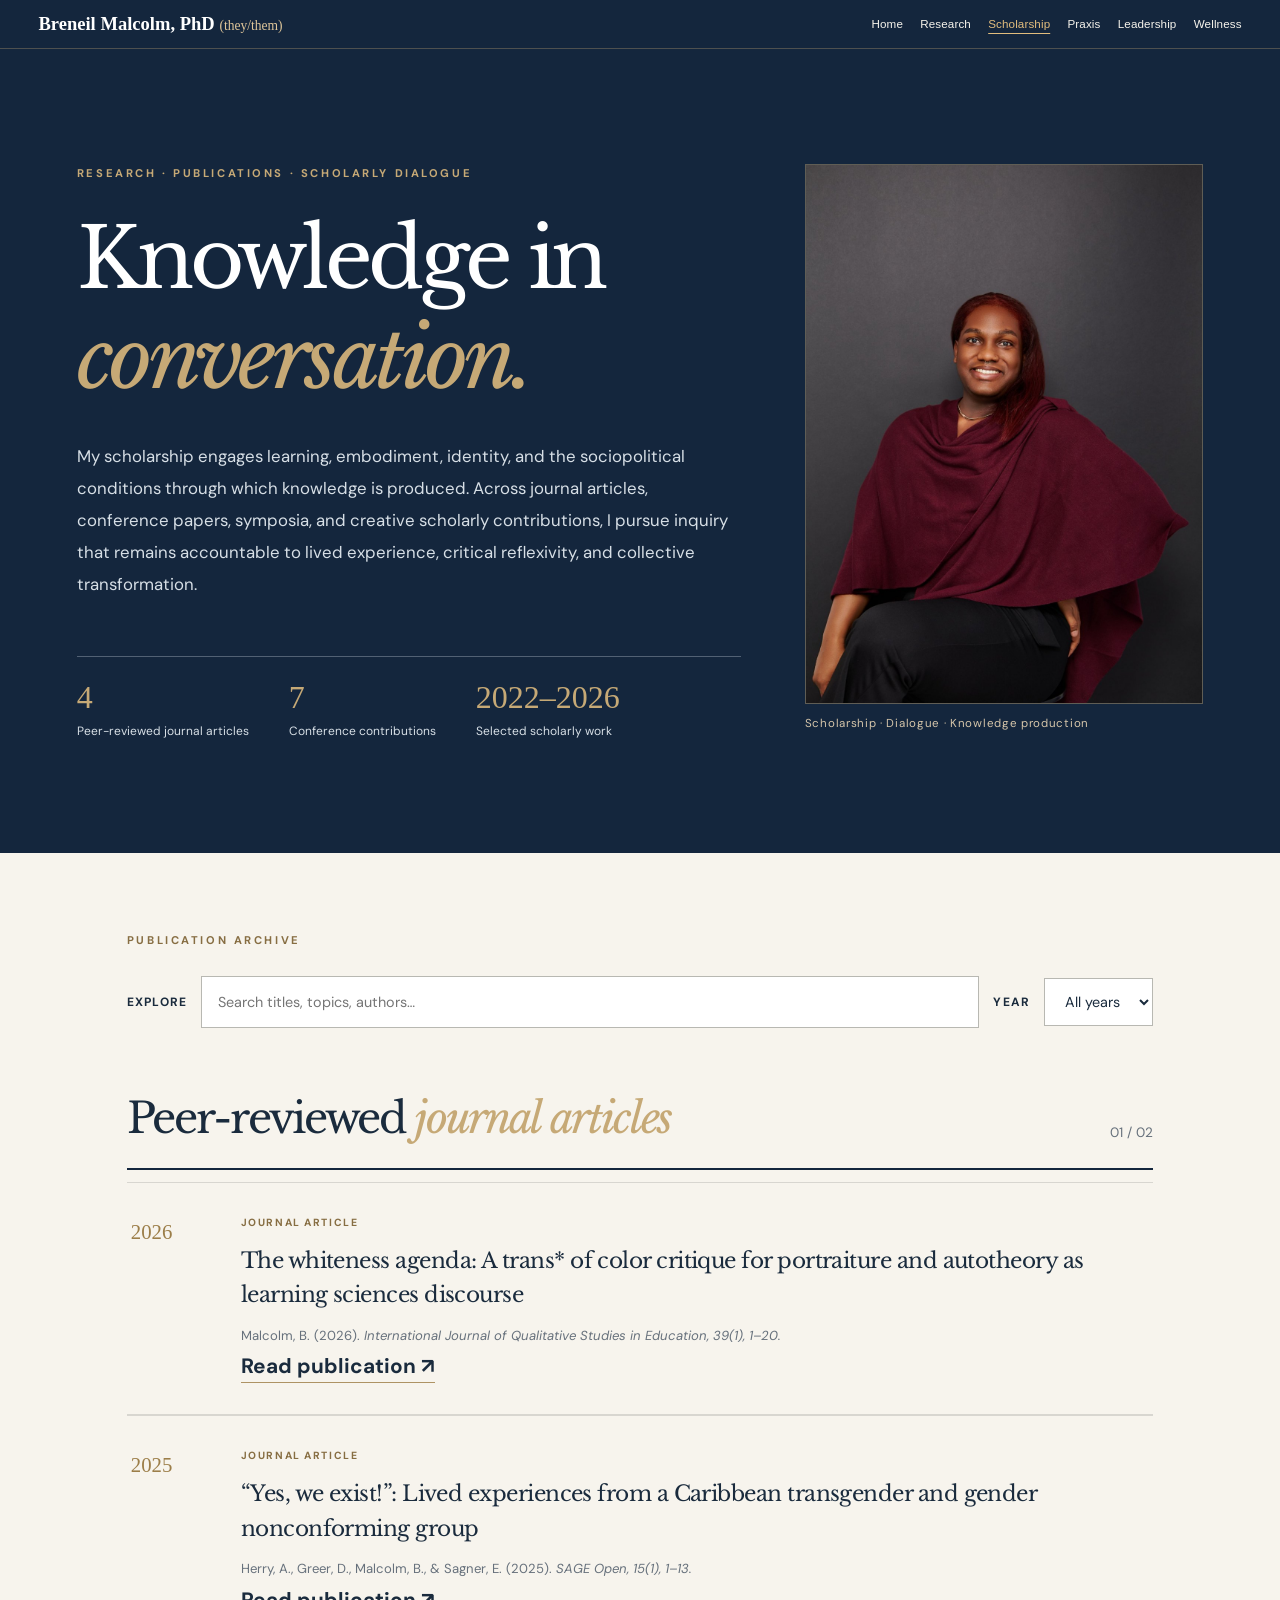
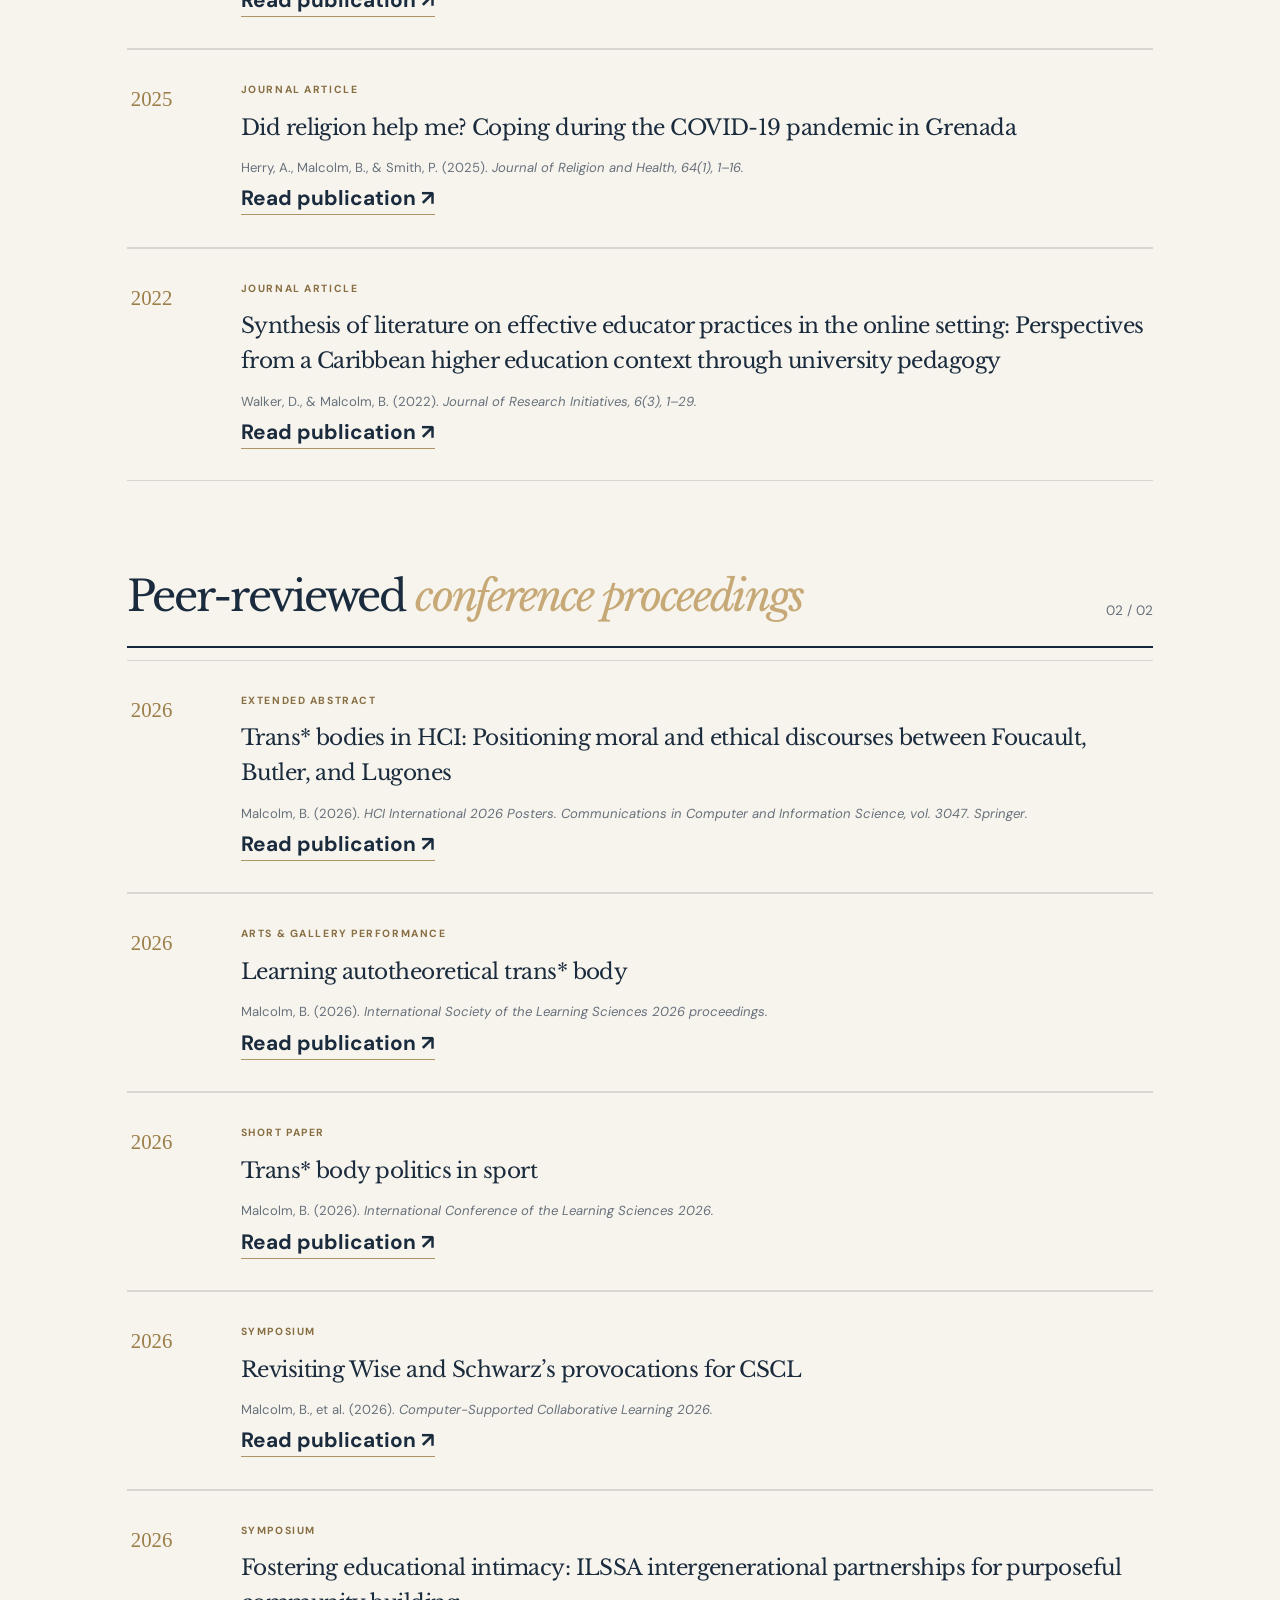
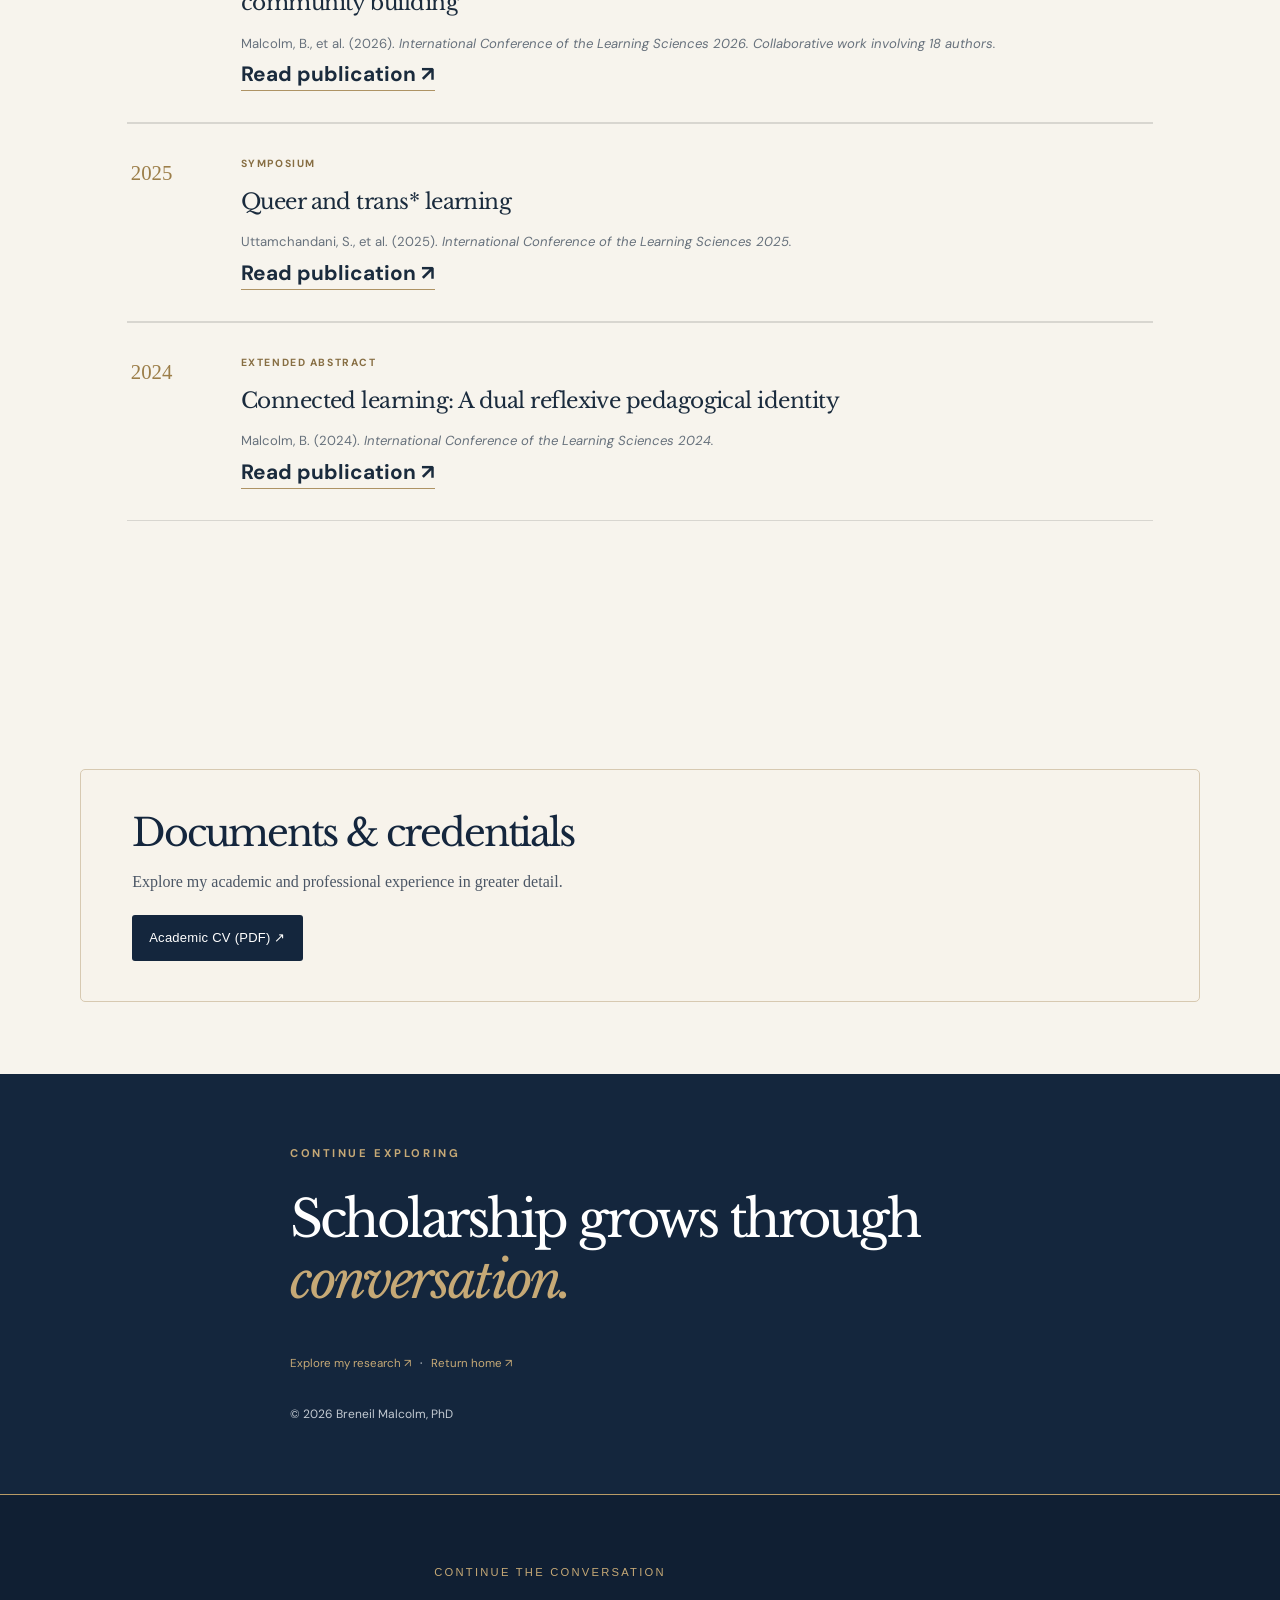
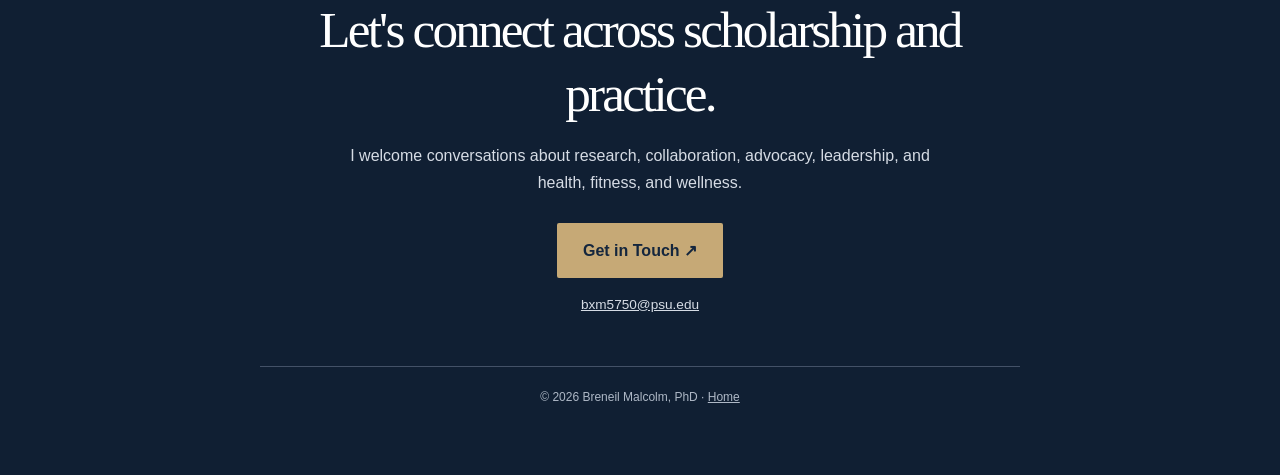
<file: scholarship.html>
<!DOCTYPE html>

<html lang="en"><head><meta charset="utf-8"/><meta content="width=device-width,initial-scale=1" name="viewport"/><meta content="Peer-reviewed scholarship by Breneil Malcolm, PhD: journal articles and conference proceedings." name="description"/><title>Scholarship | Breneil Malcolm, PhD</title><style>@import url('https://fonts.googleapis.com/css2?family=DM+Sans:wght@400;500;600;700&family=Libre+Baskerville:ital,wght@0,400;0,700;1,400&display=swap');
:root{--navy:#14263d;--navy2:#1d344b;--ivory:#f7f4ed;--gold:#c6a976;--ink:#1a2b3d;--muted:#67717c;--line:#d8d6d0}*{box-sizing:border-box}html{scroll-behavior:smooth}body{margin:0;background:var(--ivory);color:var(--ink);font-family:'DM Sans',Arial,sans-serif;line-height:1.7}a{color:inherit}a:focus-visible,button:focus-visible{outline:3px solid var(--gold);outline-offset:4px}.skip{position:absolute;left:-9999px;z-index:50;background:white;padding:1rem}.skip:focus{left:1rem;top:1rem}.site-header{position:sticky;top:0;z-index:30;display:flex;align-items:center;justify-content:space-between;gap:1rem;padding:16px max(5vw,22px);background:rgba(20,38,61,.98);border-bottom:1px solid #405066;color:white}.brand{text-decoration:none;font-family:Georgia,serif;font-size:clamp(.98rem,1.6vw,1.35rem);line-height:1.2;font-weight:700;white-space:nowrap;letter-spacing:-.025em}.brand span{color:var(--gold)}nav{display:flex;align-items:center;gap:clamp(12px,2vw,30px)}nav a{text-decoration:none;font-size:.76rem;letter-spacing:.04em}nav a:hover,.text-link:hover{color:var(--gold)}.nav-contact{border:1px solid var(--gold);padding:9px 14px}.menu-toggle{display:none;background:transparent;color:white;border:1px solid #738092;padding:8px 12px;cursor:pointer}.hero{background:var(--navy);color:white;padding:6vw 6vw 1.5rem;min-height:680px}.hero-grid{max-width:1340px;margin:auto;display:grid;grid-template-columns:1.25fr .75fr;align-items:center;gap:5vw}.eyebrow,.section-meta,.micro,.small-label,.pub-type{font-size:.66rem;font-weight:700;letter-spacing:.19em;text-transform:uppercase}.eyebrow{color:var(--gold)}.eyebrow span{margin:0 .45rem}.hero-name{font-size:.9rem;font-weight:600;margin-top:4rem}.hero-name span{font-size:.72rem;color:#bac4d0;font-weight:400;margin-left:10px}h1,h2,h3,p{margin-top:0}h1,h2{font-family:'Libre Baskerville',Georgia,serif;font-weight:400;letter-spacing:-.055em;line-height:1.2}h1{font-size:clamp(3rem,5.3vw,6.5rem);max-width:900px;margin:0 0 2rem}h1 em,h2 em{font-weight:400;color:var(--gold)}.hero-description{max-width:570px;font-size:1rem;color:#d7dfe6}.actions{display:flex;gap:12px;flex-wrap:wrap;margin-top:2.3rem}.button{display:inline-flex;align-items:center;gap:24px;padding:13px 20px;font-size:.8rem;font-weight:700;text-decoration:none;transition:transform .2s}.button:hover{transform:translateY(-3px)}.gold{background:var(--gold);color:var(--navy)}.outline{border:1px solid #8491a0;color:white}.portrait{margin:0;position:relative;align-self:stretch;min-height:510px;overflow:hidden;background:#304054}.portrait img{display:block;width:100%;height:100%;object-fit:cover;object-position:center 27%;position:absolute;inset:0}.portrait figcaption{position:absolute;bottom:0;left:0;right:0;padding:16px 20px;background:linear-gradient(transparent,rgba(0,0,0,.65));font-size:.7rem;letter-spacing:.1em}.hero-foot{max-width:1340px;margin:4rem auto 0;padding-top:1.2rem;border-top:1px solid #40546a;display:flex;justify-content:space-between;font-size:.65rem;letter-spacing:.17em;color:#aebac6}.section{display:grid;grid-template-columns:230px minmax(0,1fr);gap:5vw;padding:110px max(6vw,24px);max-width:1550px;margin:auto}.section-meta{color:#78818b;padding-top:10px}.section-body,.intro-body{max-width:1000px}.ink{color:#9c7c48}.intro h2,.section h2,.pair-card h2,.feature h2{font-size:clamp(2.2rem,4.1vw,4.5rem);max-width:950px;margin-bottom:2.2rem}.intro h2 em,.praxis h2 em,.scholarship h2 em,.connect h2 em,.wellness h2 em{color:#9c7c48}.intro p:not(.eyebrow){font-size:1.06rem;max-width:780px;color:#384453}.intro p+p{margin-top:1.2rem}.feature{background:var(--navy2);color:white;padding:100px 6vw}.feature-inner{max-width:1350px;margin:auto;display:grid;grid-template-columns:190px minmax(0,1fr) 250px;gap:4vw}.light{color:#b6c0cb}.feature-copy p:not(.eyebrow){max-width:740px;color:#d4dce3}.text-link{text-decoration:none;border-bottom:1px solid currentColor;padding-bottom:7px;display:inline-block;font-weight:700;font-size:.83rem;margin-top:1rem}.light-link{color:var(--gold)}.research-aside{border-left:1px solid #627084;padding-left:25px;display:flex;flex-direction:column;gap:18px;padding-top:55px}.research-aside span{font-size:.68rem;letter-spacing:.15em;color:var(--gold)}.research-aside p{font-size:.8rem;color:#d0d8e0;margin-top:2rem}.heading-row{display:flex;justify-content:space-between;gap:20px;align-items:end}.small-label{color:var(--muted);padding-bottom:2rem}.publication{display:grid;grid-template-columns:65px 1fr 25px;gap:25px;padding:30px 0;border-top:1px solid var(--line)}.publication:last-of-type{border-bottom:1px solid var(--line)}.pub-year{font-family:Georgia,serif;font-size:1.2rem;color:#9c7c48}.pub-type{color:#927448}.publication h3{font-family:Georgia,serif;font-weight:400;font-size:1.27rem;line-height:1.45;margin-bottom:.5rem}.publication p:not(.pub-type){font-size:.82rem;color:var(--muted);margin:0}.publication a{text-decoration:none;font-size:1.3rem}.prototype-note{font-size:.77rem;color:var(--muted);margin-top:1.6rem}.praxis{background:#eeebe3;max-width:none}.praxis .section-body{max-width:1100px}.wide-copy{max-width:780px}.project-grid{display:grid;grid-template-columns:repeat(3,1fr);gap:16px;margin-top:3rem}.project-grid article{background:var(--ivory);padding:28px;min-height:280px;border-top:3px solid var(--gold)}.project-grid span{font-size:.65rem;letter-spacing:.1em;color:#967b50}.project-grid h3{font-family:Georgia,serif;font-weight:400;font-size:1.4rem;line-height:1.3;margin-top:1.3rem}.project-grid p{font-size:.84rem;color:#53606b}.paired{display:grid;grid-template-columns:1fr 1fr}.pair-card{padding:90px 7vw;min-height:510px}.leadership{background:#263b51;color:white}.wellness{background:#ded8ca}.pair-card h2{font-size:clamp(2.1rem,3.2vw,3.7rem);margin-top:2.5rem}.pair-card p:not(.eyebrow):not(.micro){max-width:550px;font-size:.94rem}.leadership p:not(.eyebrow){color:#d6dfe8}.pair-card .micro{margin-top:3rem;color:var(--gold);line-height:1.8}.pair-card .micro.dark{color:#755d38}.connect{padding-top:130px;padding-bottom:130px}.connect p:not(.eyebrow){max-width:640px}.navy{background:var(--navy);color:white;margin-top:1rem}footer{background:#0e1d30;color:#d8dfe6;padding:30px 6vw;display:flex;align-items:center;justify-content:space-between;gap:20px;font-size:.72rem}footer a{text-decoration:none}@media(max-width:1050px){.feature-inner{grid-template-columns:130px 1fr}.research-aside{grid-column:2;display:block;padding-top:0}.research-aside span{margin-right:14px}.section{grid-template-columns:150px 1fr}.hero-grid{gap:2rem}}@media(max-width:760px){.menu-toggle{display:block}nav{display:none;position:absolute;top:100%;left:0;right:0;background:var(--navy);padding:18px 6vw 26px;flex-direction:column;align-items:stretch;border-bottom:1px solid #5a697a}nav.open{display:flex}nav a{font-size:.95rem;padding:9px 0}.nav-contact{text-align:center}.hero{padding:50px 6vw 20px;min-height:auto}.hero-grid{grid-template-columns:1fr}.hero-name{margin-top:2rem}.hero-name span{display:block;margin-left:0}.portrait{min-height:430px;max-height:570px}.hero-foot{margin-top:2rem}.section{display:block;padding:75px 6vw}.section-meta{margin-bottom:30px}.feature{padding:70px 6vw}.feature-inner{display:block}.research-aside{margin-top:3rem}.heading-row{display:block}.small-label{display:none}.project-grid,.paired{grid-template-columns:1fr}.project-grid article{min-height:0}.pair-card{min-height:0;padding:75px 6vw}.publication{grid-template-columns:50px 1fr 20px;gap:12px}.publication h3{font-size:1.1rem}footer{flex-wrap:wrap}.hero-foot span:last-child{display:none}}@media(prefers-reduced-motion:reduce){html{scroll-behavior:auto}.button{transition:none}}

.research-hero{background:var(--navy);color:#fff;padding:105px max(6vw,24px) 90px}.research-wrap{max-width:1180px;margin:auto}.research-hero h1{max-width:970px;font-size:clamp(3.2rem,6vw,6.6rem);margin:26px 0}.research-hero .lead{max-width:760px;font-size:1.15rem;color:#dce4eb}.hero-kicker{font-size:.72rem;letter-spacing:.19em;color:var(--gold);font-weight:700}.research-page-section{padding:90px max(6vw,24px);border-bottom:1px solid var(--line)}.research-page-section .research-wrap{display:grid;grid-template-columns:235px minmax(0,1fr);gap:6vw}.side-label{font-size:.7rem;letter-spacing:.16em;text-transform:uppercase;color:#7b6b52;font-weight:700;padding-top:8px}.research-page-section h2{font-size:clamp(2rem,3.6vw,3.7rem);margin:0 0 30px}.research-page-section p{max-width:780px;font-size:1.02rem}.research-page-section .statement{font-family:'Libre Baskerville',Georgia,serif;font-size:clamp(1.25rem,2.2vw,1.85rem);line-height:1.65;color:var(--navy)}.navy-section{background:#1b3048;color:#f7f4ed;border-color:#33495e}.navy-section .side-label{color:var(--gold)}.navy-section h2{color:#fff}.navy-section p{color:#e0e5eb}.navy-section .statement{color:#f4e9d6}.research-lenses{display:grid;grid-template-columns:repeat(3,1fr);gap:18px;margin-top:34px}.lens{border:1px solid var(--line);padding:28px;min-height:250px}.lens .num{color:#947a50;font-size:.72rem;letter-spacing:.14em}.lens h3{font-family:'Libre Baskerville',Georgia,serif;font-size:1.35rem;margin:18px 0 12px}.lens p{font-size:.92rem}.dialectic{display:grid;grid-template-columns:1fr auto 1fr;gap:20px;align-items:center;margin:35px 0}.dialectic .term{border-top:1px solid #a68e65;border-bottom:1px solid #a68e65;padding:24px 12px;font-family:'Libre Baskerville',Georgia,serif;font-size:clamp(1.2rem,2.5vw,2rem);text-align:center}.dialectic .middle{font-size:1.6rem;color:var(--gold)}.research-cta{background:#eae3d6;padding:70px max(6vw,24px)}.research-cta .research-wrap{display:flex;justify-content:space-between;align-items:center;gap:25px}.research-cta h2{font-size:clamp(2rem,3vw,3rem);margin:0}.research-cta a{display:inline-block;padding:14px 20px;background:var(--navy);color:#fff;text-decoration:none;font-size:.8rem}.research-note{font-size:.82rem!important;color:var(--muted);margin-top:26px}.research-page-section a{color:inherit;text-decoration-color:#b39560;text-underline-offset:4px}@media(max-width:760px){.research-page-section{padding:62px 24px}.research-page-section .research-wrap{display:block}.side-label{margin-bottom:20px}.research-lenses{grid-template-columns:1fr}.dialectic{grid-template-columns:1fr;gap:8px}.dialectic .middle{text-align:center;transform:rotate(90deg)}.research-cta .research-wrap{display:block}.research-cta a{margin-top:25px}.research-hero{padding:70px 24px}}

:root{color-scheme:light}.sch-hero{background:var(--navy);color:#fff;padding:clamp(85px,9vw,145px) 6vw 110px}.sch-inner{max-width:1180px;margin:auto}.sch-hero h1{max-width:970px;font-size:clamp(3.2rem,6.5vw,7rem)}.sch-hero p.sch-lead{max-width:720px;color:#d7dfe6;font-size:1.05rem;line-height:1.9}.sch-eyebrow{font-size:.7rem;color:var(--gold);font-weight:700;letter-spacing:.23em;text-transform:uppercase;margin-bottom:26px}.sch-statbar{display:flex;gap:40px;flex-wrap:wrap;border-top:1px solid #526174;margin-top:55px;padding-top:22px}.sch-statbar strong{font:400 2rem Georgia,serif;color:var(--gold);display:block}.sch-statbar span{font-size:.75rem;color:#d7dfe6}.sch-body{max-width:1180px;margin:auto;padding:78px 6vw 110px}.sch-controls{display:flex;gap:14px;flex-wrap:wrap;align-items:center;margin:25px 0 65px}.sch-controls input,.sch-controls select{border:1px solid #b8b8b2;background:white;color:var(--ink);padding:13px 16px;font:inherit;font-size:.9rem;border-radius:0}.sch-controls input{flex:1;min-width:220px}.sch-controls label{font-size:.75rem;font-weight:700;letter-spacing:.1em;text-transform:uppercase}.sch-section{margin-bottom:90px}.sch-section-header{display:flex;align-items:end;justify-content:space-between;gap:20px;border-bottom:2px solid var(--navy);padding-bottom:24px;margin-bottom:12px}.sch-section h2{font-size:clamp(1.9rem,3.3vw,3.2rem);margin:0}.sch-section-header span{color:var(--muted);font-size:.85rem;white-space:nowrap}.publication{display:grid;grid-template-columns:85px minmax(0,1fr);gap:25px;padding:31px 4px;border-bottom:1px solid var(--line)}.pub-year{color:#9c7e49;font-family:Georgia,serif;font-size:1.3rem}.pub-tag{font-size:.65rem;font-weight:700;letter-spacing:.15em;text-transform:uppercase;color:#876e43;margin-bottom:12px}.publication h3{font-family:'Libre Baskerville',Georgia,serif;font-size:clamp(1.04rem,1.7vw,1.35rem);font-weight:400;line-height:1.6;margin:0 0 11px;letter-spacing:-.025em}.pub-citation{font-size:.86rem;color:#536171;line-height:1.85;max-width:850px;margin-bottom:12px}.pub-link{font-size:.78rem;font-weight:700;text-decoration:none;border-bottom:1px solid #ae9364;padding-bottom:3px}.pub-link:hover{color:#9c7e49}.sch-note{padding:24px 28px;background:#eae5d9;border-left:3px solid #aa8a53;font-size:.83rem;line-height:1.8;color:#49515b}.sch-empty{display:none;padding:20px;color:var(--muted)}.sch-footer{background:var(--navy);color:#fff;padding:70px 6vw}.sch-footer-inner{max-width:1180px;margin:auto}.sch-footer h2{font-size:clamp(2rem,4vw,3.5rem);max-width:700px}.sch-footer a{color:var(--gold)}.sch-footnote{margin-top:30px;color:#c3cad2;font-size:.75rem}.publication[hidden],.sch-section[hidden]{display:none!important}@media(max-width:650px){.sch-hero{padding:75px 22px}.sch-body{padding:55px 22px}.publication{grid-template-columns:1fr;gap:5px}.sch-section-header{align-items:start;flex-direction:column}.sch-statbar{gap:22px}}

.sch-hero .sch-hero-grid{display:grid;grid-template-columns:minmax(0,1.25fr) minmax(260px,.75fr);align-items:center;gap:clamp(28px,5vw,80px)}
.sch-hero .sch-photo{margin:0;align-self:stretch;max-width:460px;width:100%;justify-self:end}
.sch-hero .sch-photo img{display:block;width:100%;height:100%;max-height:540px;aspect-ratio:3/4;object-fit:cover;object-position:center 35%;border:1px solid rgba(198,169,118,.42)}
.sch-hero .sch-photo figcaption{font-size:.72rem;letter-spacing:.06em;color:#d5c5aa;margin-top:10px}
@media(max-width:820px){.sch-hero .sch-hero-grid{grid-template-columns:1fr}.sch-hero .sch-photo{justify-self:start;max-width:380px}.sch-hero .sch-photo img{max-height:470px}}

/* Header pronouns: consistent on every page */
header .brand .header-pronouns, .site-header .brand .header-pronouns {font-family: 'DM Sans', Arial, sans-serif; font-size: .63em; font-style: normal; font-weight: 500; letter-spacing: .005em; color: #e6d3b1; white-space: nowrap; margin-left: .3em;}
@media(max-width:600px){header .brand .header-pronouns, .site-header .brand .header-pronouns {font-size: .58em; margin-left: .2em;}}
</style><link href="assets/site-global.css" rel="stylesheet"/><meta content="Breneil Malcolm, PhD — learning scientist, researcher, higher education leader, and health, fitness and wellness professional." name="description"/><link href="assets/v3-refinements.css" rel="stylesheet"/><style id="compact-site-header">
/* Compact two-tier header: site identity above navigation on desktop. */
.site-header {
  display: flex !important;
  flex-direction: column !important;
  align-items: center !important;
  justify-content: center !important;
  gap: 5px !important;
  padding: 9px 4vw 8px !important;
  min-height: 0 !important;
}
.site-header .brand {
  display: block;
  max-width: 100%;
  font-size: clamp(1rem, 1.45vw, 1.22rem) !important;
  line-height: 1.35 !important;
  text-align: center;
  white-space: normal !important;
}
.site-header .brand .header-pronouns {
  display: inline;
  font-size: .72em !important;
  white-space: nowrap;
  margin-left: .2em;
}
.site-header nav.v3-global-nav {
  display: flex;
  position: static;
  flex-direction: row;
  align-items: center;
  justify-content: center;
  flex-wrap: wrap;
  width: 100%;
  gap: clamp(12px, 2.2vw, 30px);
  padding: 0;
  border: 0;
  background: transparent;
}
.site-header nav.v3-global-nav a {
  padding: 3px 0;
  font-size: .73rem;
  line-height: 1.4;
}
@media (max-width: 760px) {
  .site-header {
    display: grid !important;
    grid-template-columns: minmax(0, 1fr) auto;
    align-items: center !important;
    justify-content: stretch !important;
    column-gap: 10px !important;
    row-gap: 0 !important;
    padding: 9px 4vw !important;
  }
  .site-header .brand {
    min-width: 0;
    font-size: clamp(.87rem, 3.5vw, 1.04rem) !important;
    line-height: 1.25 !important;
    text-align: left;
    overflow-wrap: normal;
  }
  .site-header .brand .header-pronouns {
    font-size: .72em !important;
  }
  .site-header .menu-toggle {
    display: inline-flex !important;
    align-items: center;
    justify-content: center;
    gap: 5px;
    position: static;
    flex-shrink: 0;
    padding: 7px 9px;
    font-size: .76rem;
    line-height: 1.2;
    white-space: nowrap;
  }
  .site-header nav.v3-global-nav {
    display: none !important;
    position: static !important;
    grid-column: 1 / -1;
    width: 100%;
    flex-direction: column;
    align-items: stretch;
    gap: 0;
    padding: 9px 0 4px;
    margin-top: 8px;
    border-top: 1px solid #405066;
    border-bottom: 0;
    background: transparent;
  }
  .site-header nav.v3-global-nav.open { display: flex !important; }
  .site-header nav.v3-global-nav a {
    padding: 8px 4px;
    font-size: .87rem;
  }
}
@media (max-width: 380px) {
  .site-header { padding-left: 12px !important; padding-right: 12px !important; }
  .site-header .brand { font-size: .84rem !important; }
  .site-header .brand .header-pronouns { font-size: .7em !important; }
  .site-header .menu-toggle { padding: 6px 7px; font-size: .72rem; }
}
</style>
<style id="unified-portfolio-header-styles">
/* Identical site header across all six pages. */
header.unified-site-header {box-sizing:border-box!important;position:relative!important;top:auto!important;left:auto!important;right:auto!important;z-index:100!important;width:100%!important;max-width:none!important;min-height:0!important;height:auto!important;margin:0!important;padding:13px clamp(16px,3vw,42px)!important;background:#14263d!important;border-bottom:1px solid rgba(198,169,118,.32)!important;display:flex!important;align-items:center!important;justify-content:space-between!important;gap:20px!important;flex-wrap:nowrap!important;box-shadow:none!important;transform:none!important;}
header.unified-site-header,header.unified-site-header * {box-sizing:border-box!important;}
header.unified-site-header .unified-brand {font-family:Georgia,'Times New Roman',serif!important;font-size:clamp(16px,1.45vw,21px)!important;font-weight:600!important;line-height:1.2!important;letter-spacing:0!important;color:#fff!important;text-decoration:none!important;white-space:nowrap!important;display:inline-block!important;flex-shrink:0!important;margin:0!important;padding:0!important;text-transform:none!important;}
header.unified-site-header .unified-pronouns {font-family:inherit!important;font-size:.73em!important;font-weight:400!important;color:#dfc69a!important;white-space:nowrap!important;}
header.unified-site-header .unified-nav {position:static!important;display:flex!important;flex-direction:row!important;flex-wrap:nowrap!important;align-items:center!important;justify-content:flex-end!important;gap:clamp(9px,1.35vw,22px)!important;max-width:none!important;width:auto!important;height:auto!important;min-height:0!important;overflow:visible!important;background:transparent!important;box-shadow:none!important;border:0!important;padding:0!important;margin:0!important;transform:none!important;visibility:visible!important;opacity:1!important;}
header.unified-site-header .unified-nav a {display:inline-block!important;position:static!important;padding:3px 0!important;margin:0!important;font-family:Arial,Helvetica,sans-serif!important;font-size:clamp(10px,.91vw,13px)!important;line-height:1.35!important;letter-spacing:.01em!important;text-transform:none!important;color:#f7f4ec!important;text-decoration:none!important;white-space:nowrap!important;background:transparent!important;border:0!important;}
header.unified-site-header .unified-nav a:hover,header.unified-site-header .unified-nav a[aria-current="page"] {color:#e2bd7d!important;text-decoration:underline!important;text-underline-offset:5px!important;}
header.unified-site-header .unified-menu-toggle {display:none!important;}
@media(max-width:900px){
 header.unified-site-header {padding:11px 16px!important;gap:8px!important;flex-wrap:wrap!important;align-items:center!important;}
 header.unified-site-header .unified-brand {font-size:clamp(15px,3.5vw,19px)!important;white-space:normal!important;flex:1 1 0!important;min-width:0!important;}
 header.unified-site-header .unified-pronouns {font-size:.78em!important;}
 header.unified-site-header .unified-menu-toggle {display:inline-flex!important;align-items:center!important;justify-content:center!important;gap:7px!important;flex:0 0 auto!important;padding:8px 11px!important;margin:0!important;min-width:75px!important;min-height:38px!important;background:transparent!important;border:1px solid #b9a37f!important;border-radius:5px!important;color:#fff!important;font:600 12px Arial,Helvetica,sans-serif!important;line-height:1!important;letter-spacing:0!important;cursor:pointer!important;visibility:visible!important;opacity:1!important;}
 header.unified-site-header .unified-nav {display:none!important;flex:0 0 100%!important;width:100%!important;flex-direction:column!important;align-items:stretch!important;gap:0!important;padding:8px 0 0!important;border-top:1px solid rgba(198,169,118,.25)!important;margin-top:4px!important;}
 header.unified-site-header .unified-nav.is-open {display:flex!important;}
 header.unified-site-header .unified-nav a {font-size:14px!important;padding:10px 5px!important;white-space:normal!important;}
}
@media(max-width:360px){header.unified-site-header .unified-brand {font-size:14px!important;}header.unified-site-header .unified-menu-toggle{padding:7px!important;min-width:65px!important;}}
</style>
</head><body><a class="skip" href="#main">Skip to content</a><header class="unified-site-header"><a class="unified-brand" href="index.html" aria-label="Breneil Malcolm, PhD (they/them), homepage">Breneil Malcolm, PhD <span class="unified-pronouns">(they/them)</span></a><button class="unified-menu-toggle" type="button" aria-controls="unified-site-nav" aria-expanded="false">Menu <span aria-hidden="true">☰</span></button><nav id="unified-site-nav" class="unified-nav" aria-label="Site navigation"><a href="index.html">Home</a><a href="research.html">Research</a><a href="scholarship.html" aria-current="page">Scholarship</a><a href="professional-praxis.html">Praxis</a><a href="leadership-service.html">Leadership</a><a href="health-fitness-wellness.html">Wellness</a></nav></header>
<main id="main"><section class="sch-hero" id="top"><div class="sch-inner sch-hero-grid"><div class="sch-hero-copy"><div class="sch-eyebrow">Research · Publications · Scholarly dialogue</div><h1>Knowledge in <em>conversation.</em></h1><p class="sch-lead">My scholarship engages learning, embodiment, identity, and the sociopolitical conditions through which knowledge is produced. Across journal articles, conference papers, symposia, and creative scholarly contributions, I pursue inquiry that remains accountable to lived experience, critical reflexivity, and collective transformation.</p><div class="sch-statbar"><div><strong>4</strong><span>Peer-reviewed journal articles</span></div><div><strong>7</strong><span>Conference contributions</span></div><div><strong>2022–2026</strong><span>Selected scholarly work</span></div></div></div><figure class="sch-photo"><img alt="Portrait of Breneil seated against a dark studio background, wearing a burgundy draped top." decoding="async" loading="eager" src="assets/scholarship-1.jpg"/><figcaption>Scholarship · Dialogue · Knowledge production</figcaption></figure></div></section>
<div class="sch-body"><div class="sch-eyebrow" style="color:#876e43">Publication archive</div><div class="sch-controls"><label for="pub-search">Explore</label><input aria-label="Search publications" id="pub-search" placeholder="Search titles, topics, authors…" type="search"/><label for="pub-year">Year</label><select aria-label="Filter by year" id="pub-year"><option value="all">All years</option><option>2026</option><option>2025</option><option>2024</option><option>2022</option></select></div>
<section class="sch-section" id="journal-articles"><div class="sch-section-header"><h2>Peer-reviewed <em>journal articles</em></h2><span>01 / 02</span></div><article class="publication" data-search="the whiteness agenda: a trans* of color critique for portraiture and autotheory as learning sciences discourse malcolm, b. (2026). international journal of qualitative studies in education, 39(1), 1–20. journal article" data-year="2026"><div class="pub-year">2026</div><div class="pub-detail"><div class="pub-tag">Journal article</div><h3>The whiteness agenda: A trans* of color critique for portraiture and autotheory as learning sciences discourse</h3><p class="pub-citation">Malcolm, B. (2026). <em>International Journal of Qualitative Studies in Education, 39(1), 1–20.</em></p><a class="pub-link" href="https://doi.org/10.1080/09518398.2026.2698446" rel="noopener noreferrer" target="_blank">Read publication <span aria-hidden="true">↗</span></a></div></article>
<article class="publication" data-search="“yes, we exist!”: lived experiences from a caribbean transgender and gender nonconforming group herry, a., greer, d., malcolm, b., &amp; sagner, e. (2025). sage open, 15(1), 1–13. journal article" data-year="2025"><div class="pub-year">2025</div><div class="pub-detail"><div class="pub-tag">Journal article</div><h3>“Yes, we exist!”: Lived experiences from a Caribbean transgender and gender nonconforming group</h3><p class="pub-citation">Herry, A., Greer, D., Malcolm, B., &amp; Sagner, E. (2025). <em>SAGE Open, 15(1), 1–13.</em></p><a class="pub-link" href="https://doi.org/10.1177/21582440251326635" rel="noopener noreferrer" target="_blank">Read publication <span aria-hidden="true">↗</span></a></div></article>
<article class="publication" data-search="did religion help me? coping during the covid-19 pandemic in grenada herry, a., malcolm, b., &amp; smith, p. (2025). journal of religion and health, 64(1), 1–16. journal article" data-year="2025"><div class="pub-year">2025</div><div class="pub-detail"><div class="pub-tag">Journal article</div><h3>Did religion help me? Coping during the COVID-19 pandemic in Grenada</h3><p class="pub-citation">Herry, A., Malcolm, B., &amp; Smith, P. (2025). <em>Journal of Religion and Health, 64(1), 1–16.</em></p><a class="pub-link" href="https://doi.org/10.1007/s10943-025-02272-z" rel="noopener noreferrer" target="_blank">Read publication <span aria-hidden="true">↗</span></a></div></article>
<article class="publication" data-search="synthesis of literature on effective educator practices in the online setting: perspectives from a caribbean higher education context through university pedagogy walker, d., &amp; malcolm, b. (2022). journal of research initiatives, 6(3), 1–29. journal article" data-year="2022"><div class="pub-year">2022</div><div class="pub-detail"><div class="pub-tag">Journal article</div><h3>Synthesis of literature on effective educator practices in the online setting: Perspectives from a Caribbean higher education context through university pedagogy</h3><p class="pub-citation">Walker, D., &amp; Malcolm, B. (2022). <em>Journal of Research Initiatives, 6(3), 1–29.</em></p><a class="pub-link" href="https://digitalcommons.uncfsu.edu/jri/vol6/iss3/10" rel="noopener noreferrer" target="_blank">Read publication <span aria-hidden="true">↗</span></a></div></article></section>
<section class="sch-section" id="conference-proceedings"><div class="sch-section-header"><h2>Peer-reviewed <em>conference proceedings</em></h2><span>02 / 02</span></div><article class="publication" data-search="trans* bodies in hci: positioning moral and ethical discourses between foucault, butler, and lugones malcolm, b. (2026). hci international 2026 posters. communications in computer and information science, vol. 3047. springer. extended abstract" data-year="2026"><div class="pub-year">2026</div><div class="pub-detail"><div class="pub-tag">Extended abstract</div><h3>Trans* bodies in HCI: Positioning moral and ethical discourses between Foucault, Butler, and Lugones</h3><p class="pub-citation">Malcolm, B. (2026). <em>HCI International 2026 Posters. Communications in Computer and Information Science, vol. 3047. Springer.</em></p><a class="pub-link" href="https://doi.org/10.1007/978-3-032-30552-7_8" rel="noopener noreferrer" target="_blank">Read publication <span aria-hidden="true">↗</span></a></div></article>
<article class="publication" data-search="learning autotheoretical trans* body malcolm, b. (2026). international society of the learning sciences 2026 proceedings. arts &amp; gallery performance" data-year="2026"><div class="pub-year">2026</div><div class="pub-detail"><div class="pub-tag">Arts &amp; gallery performance</div><h3>Learning autotheoretical trans* body</h3><p class="pub-citation">Malcolm, B. (2026). <em>International Society of the Learning Sciences 2026 proceedings.</em></p><a class="pub-link" href="https://2026.isls.org/proceedings/" rel="noopener noreferrer" target="_blank">Read publication <span aria-hidden="true">↗</span></a></div></article>
<article class="publication" data-search="trans* body politics in sport malcolm, b. (2026). international conference of the learning sciences 2026. short paper" data-year="2026"><div class="pub-year">2026</div><div class="pub-detail"><div class="pub-tag">Short paper</div><h3>Trans* body politics in sport</h3><p class="pub-citation">Malcolm, B. (2026). <em>International Conference of the Learning Sciences 2026.</em></p><a class="pub-link" href="https://doi.org/10.22318/icls2026.491128" rel="noopener noreferrer" target="_blank">Read publication <span aria-hidden="true">↗</span></a></div></article>
<article class="publication" data-search="revisiting wise and schwarz’s provocations for cscl malcolm, b., et al. (2026). computer-supported collaborative learning 2026. symposium" data-year="2026"><div class="pub-year">2026</div><div class="pub-detail"><div class="pub-tag">Symposium</div><h3>Revisiting Wise and Schwarz’s provocations for CSCL</h3><p class="pub-citation">Malcolm, B., et al. (2026). <em>Computer-Supported Collaborative Learning 2026.</em></p><a class="pub-link" href="https://doi.org/10.22318/cscl2026.893161" rel="noopener noreferrer" target="_blank">Read publication <span aria-hidden="true">↗</span></a></div></article>
<article class="publication" data-search="fostering educational intimacy: ilssa intergenerational partnerships for purposeful community building malcolm, b., et al. (2026). international conference of the learning sciences 2026. collaborative work involving 18 authors. symposium" data-year="2026"><div class="pub-year">2026</div><div class="pub-detail"><div class="pub-tag">Symposium</div><h3>Fostering educational intimacy: ILSSA intergenerational partnerships for purposeful community building</h3><p class="pub-citation">Malcolm, B., et al. (2026). <em>International Conference of the Learning Sciences 2026. Collaborative work involving 18 authors.</em></p><a class="pub-link" href="https://doi.org/10.22318/icls2026.616409" rel="noopener noreferrer" target="_blank">Read publication <span aria-hidden="true">↗</span></a></div></article>
<article class="publication" data-search="queer and trans* learning uttamchandani, s., et al. (2025). international conference of the learning sciences 2025. symposium" data-year="2025"><div class="pub-year">2025</div><div class="pub-detail"><div class="pub-tag">Symposium</div><h3>Queer and trans* learning</h3><p class="pub-citation">Uttamchandani, S., et al. (2025). <em>International Conference of the Learning Sciences 2025.</em></p><a class="pub-link" href="https://doi.org/10.22318/icls2025.726244" rel="noopener noreferrer" target="_blank">Read publication <span aria-hidden="true">↗</span></a></div></article>
<article class="publication" data-search="connected learning: a dual reflexive pedagogical identity malcolm, b. (2024). international conference of the learning sciences 2024. extended abstract" data-year="2024"><div class="pub-year">2024</div><div class="pub-detail"><div class="pub-tag">Extended abstract</div><h3>Connected learning: A dual reflexive pedagogical identity</h3><p class="pub-citation">Malcolm, B. (2024). <em>International Conference of the Learning Sciences 2024.</em></p><a class="pub-link" href="https://doi.org/10.22318/icls2024.488900" rel="noopener noreferrer" target="_blank">Read publication <span aria-hidden="true">↗</span></a></div></article></section>
<p class="sch-empty" id="no-results" role="status">No publications match your search. Try another keyword or year.</p>
</div><section aria-label="Downloadable documents" class="v3-documents"><h2>Documents &amp; credentials</h2><p>Explore my academic and professional experience in greater detail.</p><div class="v3-document-links"><a href="documents/BMalcolm_CV_11-2026.pdf" rel="noopener noreferrer" target="_blank">Academic CV (PDF) ↗</a></div></section></main>
<footer class="sch-footer"><div class="sch-footer-inner"><div class="sch-eyebrow">Continue exploring</div><h2>Scholarship grows through <em>conversation.</em></h2><p><a href="research.html">Explore my research ↗</a>   ·   <a href="index.html">Return home ↗</a></p><div class="sch-footnote">© <span id="year"></span> Breneil Malcolm, PhD</div></div></footer><section aria-label="Get in touch" class="v3-contact-footer"><div class="v3-contact-inner"><p class="v3-contact-kicker">Continue the conversation</p><h2>Let's connect across scholarship and practice.</h2><p>I welcome conversations about research, collaboration, advocacy, leadership, and health, fitness, and wellness.</p><a class="v3-contact-button" href="mailto:bxm5750@psu.edu?subject=Inquiry%20via%20breneil.com">Get in Touch ↗</a><a class="v3-contact-email" href="mailto:bxm5750@psu.edu">bxm5750@psu.edu</a><div class="v3-contact-bottom">© 2026 Breneil Malcolm, PhD · <a href="index.html" style="color:inherit">Home</a></div></div></section><script>document.getElementById('year').textContent=new Date().getFullYear();const b=document.querySelector('.menu-toggle'),n=document.getElementById('site-nav');b.addEventListener('click',()=>{const o=b.getAttribute('aria-expanded')==='true';b.setAttribute('aria-expanded',String(!o));n.classList.toggle('open',!o)});n.querySelectorAll('a').forEach(a=>a.addEventListener('click',()=>{b.setAttribute('aria-expanded','false');n.classList.remove('open')}));
const search=document.getElementById('pub-search'),yearFilter=document.getElementById('pub-year');function filterPubs(){const q=search.value.toLowerCase().trim(),y=yearFilter.value;let visible=0;document.querySelectorAll('.publication').forEach(p=>{const match=(y==='all'||p.dataset.year===y)&&p.dataset.search.includes(q);p.hidden=!match;if(match)visible++});document.querySelectorAll('.sch-section').forEach(s=>s.hidden=!s.querySelector('.publication:not([hidden])'));document.getElementById('no-results').style.display=visible?'none':'block'}search.addEventListener('input',filterPubs);yearFilter.addEventListener('change',filterPubs);</script><script id="unified-portfolio-header-script">
(function(){var header=document.querySelector('header.unified-site-header');if(!header)return;var button=header.querySelector('.unified-menu-toggle');var nav=header.querySelector('.unified-nav');button.addEventListener('click',function(){var open=nav.classList.toggle('is-open');button.setAttribute('aria-expanded',String(open));});nav.addEventListener('click',function(event){if(event.target.closest('a')){nav.classList.remove('is-open');button.setAttribute('aria-expanded','false');}});document.addEventListener('keydown',function(event){if(event.key==='Escape'){nav.classList.remove('is-open');button.setAttribute('aria-expanded','false');}});})();
</script></body></html>
</file>
<file: assets/site-global.css>
/* Shared site-wide navigation and downloadable documents */
.v3-global-nav { display:flex!important; align-items:center!important; justify-content:flex-end!important; gap:clamp(9px,1.3vw,24px)!important; flex-wrap:wrap!important; visibility:visible!important; opacity:1!important; transform:none!important; position:static!important; width:auto!important; height:auto!important; background:transparent!important; padding:0!important; }
.v3-global-nav a { display:inline-block!important; text-decoration:none!important; font-size:clamp(10px,.9vw,13px)!important; white-space:nowrap!important; padding:8px 0!important; letter-spacing:.01em!important; }
.v3-global-nav a[aria-current="page"] { border-bottom:2px solid #b99b66!important; }
.v3-documents { max-width:1120px; margin:48px auto 72px; padding:40px clamp(22px,4vw,55px); background:#f7f3eb; color:#14263d; border:1px solid #d7c9b1; border-radius:5px; font-family:Georgia,serif; }
.v3-documents h2 { font-size:clamp(24px,3vw,38px); line-height:1.2; color:#14263d; margin:0 0 12px; }
.v3-documents p { color:#4b5665; font-size:16px; margin:0 0 20px; }
.v3-document-links { display:flex; flex-wrap:wrap; gap:12px; }
.v3-document-links a { display:inline-block; padding:12px 17px; background:#14263d; color:#fff!important; text-decoration:none; font-family:Arial,sans-serif; font-size:13px; letter-spacing:.02em; border-radius:3px; }
.v3-document-links a:hover,.v3-document-links a:focus-visible { background:#354c67; }
@media(max-width:900px){.v3-global-nav { justify-content:flex-start!important; flex-wrap:nowrap!important; overflow-x:auto!important; max-width:100%!important; padding:6px 0!important; }.v3-global-nav a{font-size:12px!important;flex:0 0 auto!important}.v3-documents{margin:30px 16px 48px;}}
</file>
<file: assets/v3-refinements.css>
/* Final-proof refinements: consistent contact footer and full-body hero */
.v3-contact-footer{background:#101f33;color:#f7f3eb;padding:68px max(6vw,24px);text-align:center;border-top:1px solid #b99b66;font-family:Arial,sans-serif}
.v3-contact-footer .v3-contact-inner{max-width:760px;margin:auto}
.v3-contact-footer .v3-contact-kicker{font-size:.7rem;text-transform:uppercase;letter-spacing:.2em;color:#c6a976;margin:0 0 16px}
.v3-contact-footer h2{font-family:Georgia,serif;font-weight:400;font-size:clamp(2rem,4vw,3.5rem);line-height:1.25;color:#fff;margin:0 0 16px}
.v3-contact-footer p{color:#d6dce5;margin:0 auto 26px;max-width:580px;line-height:1.7}
.v3-contact-footer .v3-contact-button{display:inline-block;background:#c6a976;color:#14263d;padding:14px 26px;font-weight:700;text-decoration:none;border-radius:2px}
.v3-contact-footer .v3-contact-button:hover{background:#e0c592}
.v3-contact-footer .v3-contact-email{display:block;color:#d6dce5;font-size:.85rem;margin-top:15px}
.v3-contact-footer .v3-contact-email:hover{color:white}
.v3-contact-footer .v3-contact-bottom{border-top:1px solid #435167;padding-top:20px;margin-top:50px;font-size:.75rem;color:#aeb8c6}
/* Full original portrait visible, not cropped */
body.v3-home .hero-grid .portrait{min-height:0;align-self:center;aspect-ratio:2/3;overflow:hidden;background:#26374b}
body.v3-home .hero-grid .portrait img{position:static;display:block;width:100%;height:100%;object-fit:contain;object-position:center center}
body.v3-home .hero-grid .portrait figcaption{z-index:1}
@media(max-width:760px){body.v3-home .hero-grid .portrait{min-height:0;max-height:none;width:min(100%,470px);margin:0 auto}}
</file>
<file: style.css>
@import url('https://fonts.googleapis.com/css2?family=DM+Sans:wght@400;500;600;700&family=Libre+Caslon+Display&display=swap');
:root{--navy:#14263d;--ink:#1a2b3c;--cream:#f8f5ef;--white:#fffdf9;--gold:#bc9863;--line:#dcd8d0}*{box-sizing:border-box}html{scroll-behavior:smooth}body{margin:0;background:var(--white);color:var(--ink);font-family:'DM Sans',Arial,sans-serif;line-height:1.65}a{color:inherit}a:focus-visible,button:focus-visible{outline:3px solid var(--gold);outline-offset:4px}.header{display:flex;align-items:center;justify-content:space-between;gap:20px;padding:20px 4.5%;background:var(--white);position:relative;z-index:10}.wordmark{text-decoration:none;font-weight:700;white-space:nowrap;letter-spacing:-.035em}.wordmark span{color:#7d858b;font-weight:400}.header nav{display:flex;align-items:center;gap:19px;flex-wrap:wrap}.header nav a{font-size:12px;text-decoration:none;font-weight:600}.header nav a:hover,.text-link:hover{color:#a27842}.menu{display:none}.hero{background:var(--navy);color:#fff;padding:90px 5% 25px;min-height:660px;display:flex;flex-direction:column;justify-content:space-between}.hero-inner{max-width:1060px;margin:auto 0}.kicker,.section-label{font-size:11px;letter-spacing:.17em;font-weight:700}.kicker{color:#d7b983}.kicker span{padding:0 9px}.hero-name{margin:32px 0 10px;font-size:15px;font-weight:600}.hero-name span{font-weight:400;color:#bac4cf}h1,h2,.lead{font-family:'Libre Caslon Display',Georgia,serif;font-weight:400;letter-spacing:-.025em}h1{font-size:clamp(58px,8.2vw,124px);line-height:1.04;max-width:1080px;margin:10px 0 28px}h1 em,h2 em{color:var(--gold);font-weight:400}.hero-copy{max-width:680px;font-size:18px;color:#dce2e8}.hero-actions{display:flex;gap:12px;margin-top:35px;flex-wrap:wrap}.btn{display:inline-flex;gap:40px;justify-content:space-between;padding:13px 19px;text-decoration:none;font-size:13px;font-weight:700;border:1px solid #b9c5d0}.btn.light{background:var(--cream);color:var(--navy);border-color:var(--cream)}.btn.outline{color:white}.hero-bottom{border-top:1px solid #536579;margin-top:75px;padding-top:20px;display:flex;justify-content:space-between;gap:20px;font-size:11px;color:#c5cdd5}.section{padding:95px 5%;display:grid;grid-template-columns:minmax(150px,24%) 1fr;gap:30px}.section-label{padding-top:14px;color:#9c7b4d}.section>div:last-child{max-width:1050px}.section h2{font-size:clamp(42px,5.1vw,77px);line-height:1.13;margin:0 0 32px}.section p{max-width:780px;font-size:17px}.statement{background:var(--cream)}.lead{font-size:clamp(32px,4vw,55px)!important;line-height:1.2;margin-top:0}.text-link{display:inline-flex;gap:35px;margin-top:20px;padding-bottom:7px;border-bottom:1px solid currentColor;text-decoration:none;font-weight:700;font-size:13px}.explore{background:#fffdf9}.cards{display:grid;grid-template-columns:repeat(2,minmax(0,1fr));gap:12px}.card{min-height:245px;padding:25px;background:var(--cream);text-decoration:none;display:flex;flex-direction:column;position:relative;transition:transform .2s,background .2s}.card:hover{transform:translateY(-3px);background:#f0e9df}.card span{font-size:10px;letter-spacing:.13em;color:#9b794d;font-weight:700}.card h3{font-family:Georgia,serif;font-size:28px;font-weight:400;line-height:1.15;margin:20px 0 8px}.card p{font-size:13px;color:#4e5c65;margin:0 0 25px;max-width:390px}.card b{margin-top:auto;text-align:right}.closing{background:#e9e6df}.small-note{font-size:12px!important;color:#6b747c;margin-top:35px}footer{background:var(--navy);color:#cbd4dc;padding:24px 5%;display:flex;justify-content:space-between;gap:18px;font-size:12px;flex-wrap:wrap}footer a{text-decoration:none}.subhero{padding:105px 5%;background:var(--navy);color:white}.subhero h1{margin:20px 0}.subhero>p:last-child{max-width:760px;font-size:19px;color:#dce2e8}.light-section{background:var(--cream)}.entries article,.pub{border-top:1px solid var(--line);display:grid;grid-template-columns:90px 1fr;gap:20px;padding:22px 0}.entries article>span,.pub>span{font-size:12px;color:#9a7646;font-weight:700}.entries h3{font-size:18px;line-height:1.4;margin:0}.entries p,.pub p{font-size:14px!important;margin:4px 0}.muted{color:#64717a}.three{display:grid;grid-template-columns:repeat(3,1fr);gap:20px}.three article{border-top:2px solid var(--gold);padding-top:12px}.three h3{font-family:Georgia,serif;font-size:25px;font-weight:400}.three p{font-size:14px}.subhead{font-family:Georgia,serif;font-weight:400;font-size:28px;margin-top:45px}.pub strong{font-size:16px;font-weight:600}.pub a{font-size:12px;font-weight:700;text-decoration:none;border-bottom:1px solid var(--gold)}@media(max-width:1050px){.header nav{gap:10px}.header nav a{font-size:11px}}@media(max-width:800px){.menu{display:block;background:transparent;border:1px solid #c6c4bd;padding:8px 12px;font:inherit;font-size:12px}.header nav{display:none;position:absolute;top:100%;left:0;right:0;background:var(--white);padding:20px 5%;box-shadow:0 10px 20px #0002;flex-direction:column;align-items:flex-start}.header nav.open{display:flex}.header nav a{font-size:14px;padding:6px}.hero{min-height:600px;padding-top:75px}.section{display:block;padding:65px 6%}.section-label{margin-bottom:30px}.cards{grid-template-columns:1fr}.three{grid-template-columns:1fr}.hero-bottom{flex-direction:column}.subhero{padding:70px 6%}}@media(max-width:480px){h1{font-size:56px}.hero-copy{font-size:16px}.card{min-height:210px}.entries article,.pub{grid-template-columns:55px 1fr;gap:10px}}

/* Homepage portrait — editorial split hero */
.hero{padding-top:64px}.hero-layout{width:100%;max-width:1440px;margin:auto;display:grid;grid-template-columns:minmax(0,1.3fr) minmax(280px,.7fr);gap:clamp(32px,5vw,90px);align-items:center}.hero-inner{max-width:760px;margin:0}.hero h1{font-size:clamp(54px,6.2vw,98px);max-width:780px}.hero-copy{max-width:610px}.hero-portrait{margin:0;align-self:center}.hero-portrait img{display:block;width:100%;height:auto;aspect-ratio:2/3;object-fit:cover;object-position:center center;border-radius:3px}.hero-portrait figcaption{font-size:11px;color:#c5cdd5;letter-spacing:.06em;margin-top:12px}.hero-bottom{width:100%}@media(max-width:800px){.hero-layout{grid-template-columns:1fr;gap:42px}.hero-portrait{max-width:450px;width:100%;margin:auto}.hero{padding-top:64px}.hero h1{font-size:clamp(52px,10vw,78px)}.hero-bottom{margin-top:55px}}

/* Version 2.1: balanced editorial portrait layout */
@media (min-width:801px) {
 .hero-layout {grid-template-columns:minmax(0,1.12fr) minmax(280px,.88fr);gap:clamp(30px,4vw,70px);}
 .hero h1 {font-size:clamp(46px,4.6vw,72px);line-height:1.08;max-width:720px;}
 .hero-portrait img {max-height:680px;object-fit:cover;object-position:center 38%;}
 .hero {min-height:unset;}
}
@media (max-width:800px) {
 .hero-layout {display:grid;grid-template-columns:minmax(0,1fr);}
 .hero h1 {font-size:clamp(44px,8vw,68px);}
}
</file>
